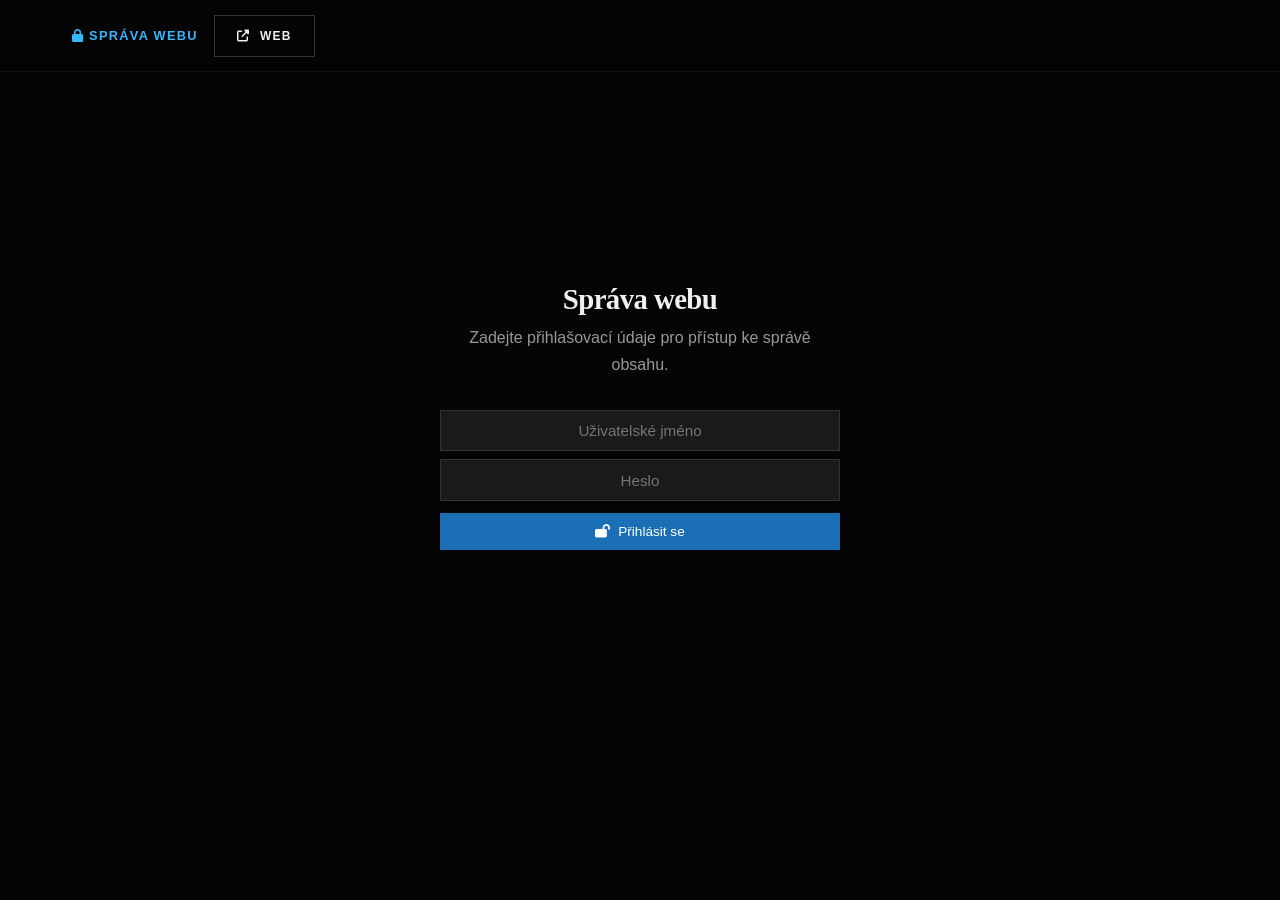
<file: admin.html>
<!DOCTYPE html>
<html lang="cs">
<head>
  <meta charset="UTF-8">
  <meta name="viewport" content="width=device-width, initial-scale=1.0">
  <title>Správa webu — Kudla z Brna</title>
  <meta name="robots" content="noindex, nofollow">
  <link rel="stylesheet" href="https://cdnjs.cloudflare.com/ajax/libs/font-awesome/6.5.1/css/all.min.css">
  <link rel="icon" type="image/png" href="img/favicon.png">
  <link rel="icon" type="image/x-icon" href="favicon.ico">
  <link rel="stylesheet" href="css/style.css?v=2.9">
  <style>
    /* Admin-specific overrides */
    .admin-publish-bar {
      display:flex; align-items:center; justify-content:space-between;
      background:rgba(56,182,255,0.08); border:1px solid rgba(56,182,255,0.25);
      padding:0.75rem 1.25rem; margin-bottom:1.5rem; border-radius:6px;
    }
    .admin-publish-bar span { color:var(--accent-bright); font-size:0.85rem; font-weight:500; }
    .admin-publish-bar .admin-btn { margin-top:0; }
    .admin-publish-bar.published { background:rgba(46,204,113,0.08); border-color:rgba(46,204,113,0.25); }
    .admin-publish-bar.published span { color:#2ecc71; }
    .admin-count { font-size:0.75rem; color:var(--grey); font-weight:400; font-family:var(--font-body); }
    .admin-form-row { display:grid; grid-template-columns:1fr 1fr; gap:1rem; }
    .admin-form-row-3 { display:grid; grid-template-columns:1.5fr 1fr 1fr; gap:1rem; }
    .concert-card {
      background:var(--dark-3); border:1px solid rgba(255,255,255,0.04);
      padding:1rem 1.25rem; margin-bottom:0.5rem; border-radius:8px;
      display:grid; grid-template-columns:60px 1fr auto; gap:1rem; align-items:center;
      transition:all 0.3s var(--ease);
    }
    .concert-card:hover { border-color:rgba(255,255,255,0.1); }
    .concert-card-date {
      text-align:center; background:var(--dark-4); border-radius:6px; padding:0.5rem 0.25rem;
    }
    .concert-card-date .day {
      display:block; font-family:var(--font-display); font-size:1.4rem; font-weight:800;
      color:var(--accent-bright); line-height:1;
    }
    .concert-card-date .month {
      display:block; font-size:0.6rem; font-weight:600; letter-spacing:0.1em;
      text-transform:uppercase; color:var(--grey); margin-top:0.15rem;
    }
    .concert-card-info h4 { font-family:var(--font-body); font-size:0.95rem; font-weight:600; margin-bottom:0.15rem; }
    .concert-card-info .meta { color:var(--grey-light); font-size:0.8rem; display:flex; align-items:center; gap:0.5rem; flex-wrap:wrap; }
    .concert-card-info .meta i { font-size:0.7rem; }
    .concert-type-badge {
      display:inline-block; font-size:0.6rem; font-weight:600; letter-spacing:0.05em;
      text-transform:uppercase; padding:0.15rem 0.5rem; border-radius:3px;
      background:rgba(56,182,255,0.15); color:var(--accent-bright);
    }
    .concert-type-badge.festival { background:rgba(155,89,182,0.15); color:#bb6bd9; }
    .concert-type-badge.akce { background:rgba(46,204,113,0.15); color:#2ecc71; }
    .concert-type-badge.moderovani { background:rgba(241,196,15,0.15); color:#f1c40f; }
    .concert-card-actions { display:flex; gap:0.4rem; }
    .concert-card-actions button {
      background:none; border:1px solid var(--grey-dark); color:var(--grey-light);
      padding:0.35rem 0.6rem; font-size:0.75rem; cursor:pointer; border-radius:4px; transition:all 0.3s;
    }
    .concert-card-actions button:hover { border-color:var(--accent-bright); color:var(--accent-bright); }
    .concert-card-actions button.delete:hover { border-color:#e74c3c; color:#e74c3c; }
    .concert-card.past-card { opacity:0.5; }
    .concert-card.past-card:hover { opacity:0.75; }
    .admin-form select {
      width:100%; padding:0.7rem 1rem; font-family:var(--font-body); font-size:0.95rem;
      background:var(--dark-4); border:1px solid var(--grey-dark); color:var(--white);
      transition:border-color 0.3s; appearance:auto;
    }
    .admin-form select:focus { outline:none; border-color:var(--accent-bright); }
    .admin-token-saved { color:#2ecc71; font-size:0.8rem; margin-top:0.3rem; }
  </style>
</head>
<body>

  <header class="site-header scrolled">
    <div class="header-inner">
      <div style="display:flex;align-items:center;gap:1rem;">
        <span style="color:var(--accent-bright);font-size:0.8rem;font-weight:600;letter-spacing:0.1em;text-transform:uppercase;">
          <i class="fas fa-lock"></i> Správa webu
        </span>
        <a href="index.html" class="btn btn-ghost btn-sm">
          <i class="fas fa-external-link-alt"></i> Web
        </a>
        <button id="logoutBtn" class="btn btn-ghost btn-sm" style="display:none;">
          <i class="fas fa-sign-out-alt"></i> Odhlásit
        </button>
      </div>
    </div>
  </header>

  <main class="admin-page">
    <!-- LOGIN -->
    <div id="loginScreen" class="admin-login">
      <h1>Správa webu</h1>
      <p>Zadejte přihlašovací údaje pro přístup ke správě obsahu.</p>
      <div class="admin-form">
        <label for="adminUsername" class="sr-only">Uživatelské jméno</label>
        <input type="text" id="adminUsername" placeholder="Uživatelské jméno" style="text-align:center;" autocomplete="username">
        <label for="adminPassword" class="sr-only">Heslo</label>
        <input type="password" id="adminPassword" placeholder="Heslo" style="text-align:center;margin-top:0.5rem;" autocomplete="current-password">
        <button id="loginBtn" class="admin-btn" style="width:100%;justify-content:center;margin-top:0.75rem;">
          <i class="fas fa-lock-open"></i> Přihlásit se
        </button>
        <p id="loginError" class="admin-message error" style="display:none;margin-top:1rem;">Nesprávné jméno nebo heslo.</p>
      </div>
    </div>

    <!-- ADMIN PANEL -->
    <div id="adminPanel" class="admin-container" style="display:none;">
      <div id="adminMessage"></div>

      <!-- TABS -->
      <div class="admin-tabs">
        <button class="admin-tab active" data-tab="concerts"><i class="fas fa-calendar-alt"></i> Koncerty</button>
        <button class="admin-tab" data-tab="videos"><i class="fas fa-video"></i> Videa</button>
        <button class="admin-tab" data-tab="gallery"><i class="fas fa-images"></i> Foto</button>
        <button class="admin-tab" data-tab="shop"><i class="fas fa-shopping-bag"></i> Shop</button>
        <button class="admin-tab" data-tab="bio"><i class="fas fa-user"></i> Bio</button>
        <button class="admin-tab" data-tab="export"><i class="fas fa-download"></i> Export</button>
        <button class="admin-tab" data-tab="account"><i class="fas fa-user-cog"></i> Účet</button>
      </div>

      <!-- TAB: CONCERTS -->
      <div id="tab-concerts" class="admin-tab-content">
        <!-- Publish bar -->
        <div id="concertPublishBar" class="admin-publish-bar" style="display:none;">
          <span id="publishBarText"><i class="fas fa-exclamation-circle"></i> Máte neuložené změny</span>
          <button class="admin-btn" id="publishBarBtn" onclick="quickPublish()"><i class="fas fa-upload"></i> Publikovat na web</button>
        </div>

        <div class="admin-section">
          <h2><i class="fas fa-plus-circle"></i> <span id="concertFormTitle">Přidat koncert</span></h2>
          <div class="admin-form" id="concertForm">
            <div class="admin-form-row">
              <div>
                <label>Datum</label>
                <input type="date" id="concertDate">
              </div>
              <div>
                <label>Čas začátku</label>
                <input type="time" id="concertTime" value="20:00">
              </div>
            </div>
            <label>Název akce</label>
            <input type="text" id="concertTitle" placeholder="Např. Kudla sólo — looper session">
            <div class="admin-form-row">
              <div>
                <label>Místo (název podniku)</label>
                <input type="text" id="concertVenue" placeholder="Kabinet Múz">
              </div>
              <div>
                <label>Město</label>
                <input type="text" id="concertCity" placeholder="Brno" value="Brno">
              </div>
            </div>
            <label>Typ akce</label>
            <select id="concertType">
              <option value="koncert">Koncert</option>
              <option value="festival">Festival</option>
              <option value="akce">Akce / Oslava</option>
              <option value="moderovani">Moderování</option>
            </select>
            <label>URL vstupenek (nepovinné)</label>
            <input type="url" id="concertTicket" placeholder="https://goout.net/...">
            <label>Poznámka (nepovinné)</label>
            <input type="text" id="concertNote" placeholder="Např. s hostem, support act...">
            <div style="display:flex;gap:0.75rem;margin-top:0.5rem;">
              <button class="admin-btn" id="concertSubmitBtn" onclick="saveConcert()"><i class="fas fa-plus"></i> Přidat koncert</button>
              <button class="admin-btn secondary" id="concertCancelBtn" onclick="cancelEdit()" style="display:none;"><i class="fas fa-times"></i> Zrušit úpravu</button>
            </div>
            <input type="hidden" id="concertEditId" value="">
          </div>
        </div>
        <div class="admin-section">
          <h2><i class="fas fa-calendar-check"></i> Nadcházející koncerty <span id="upcomingCount" class="admin-count"></span></h2>
          <div id="upcomingList"></div>
        </div>
        <div class="admin-section">
          <h2><i class="fas fa-history"></i> Odehrané koncerty <span id="pastCount" class="admin-count"></span></h2>
          <div id="pastList"></div>
        </div>
      </div>

      <!-- TAB: VIDEOS -->
      <div id="tab-videos" class="admin-tab-content" style="display:none;">
        <div class="admin-section">
          <h2><i class="fas fa-star"></i> Hlavní video</h2>
          <div class="admin-form">
            <label>YouTube ID</label>
            <input type="text" id="featuredVideoId" placeholder="dQw4w9WgXcQ">
            <p style="color:var(--grey);font-size:0.8rem;margin-top:0.3rem;">Z URL https://youtube.com/watch?v=<strong>dQw4w9WgXcQ</strong> zkopírujte jen zvýrazněnou část.</p>
            <label>Název</label>
            <input type="text" id="featuredVideoTitle" placeholder="Název videa...">
            <label>Popis</label>
            <input type="text" id="featuredVideoDesc" placeholder="Koncertní záznam...">
            <button class="admin-btn" onclick="saveFeaturedVideo()"><i class="fas fa-save"></i> Uložit hlavní video</button>
          </div>
        </div>
        <div class="admin-section">
          <h2><i class="fas fa-plus-circle"></i> Přidat video</h2>
          <div class="admin-form">
            <label>YouTube ID</label>
            <input type="text" id="newVideoId" placeholder="dQw4w9WgXcQ">
            <label>Název</label>
            <input type="text" id="newVideoTitle" placeholder="Název videa...">
            <label>Popis</label>
            <input type="text" id="newVideoDesc" placeholder="Videoklip / Koncertní záznam...">
            <button class="admin-btn" onclick="addVideo()"><i class="fas fa-plus"></i> Přidat video</button>
          </div>
        </div>
        <div class="admin-section">
          <h2><i class="fas fa-list"></i> Videa v galerii</h2>
          <div id="videosList"></div>
        </div>
      </div>

      <!-- TAB: GALLERY -->
      <div id="tab-gallery" class="admin-tab-content" style="display:none;">
        <div class="admin-section">
          <h2><i class="fas fa-images"></i> Fotogalerie</h2>
          <div class="admin-message" style="background:rgba(56,182,255,0.08);border:1px solid rgba(56,182,255,0.2);color:var(--grey-lighter);">
            <strong><i class="fas fa-info-circle"></i> Jak přidat fotky:</strong><br>
            1. Pojmenujte fotky jednoduše (např. koncert-brno-2026.jpg)<br>
            2. Nahrajte je do složky <code>img/gallery/</code> v GitHub repozitáři<br>
            3. Přidejte záznam níže s cestou k fotce
          </div>
          <div class="admin-form">
            <label>Cesta k fotce</label>
            <input type="text" id="photoSrc" placeholder="img/gallery/koncert-brno.jpg">
            <label>Popis fotky</label>
            <input type="text" id="photoAlt" placeholder="Koncert v Brně 2026">
            <button class="admin-btn" onclick="addPhoto()"><i class="fas fa-plus"></i> Přidat fotku</button>
          </div>
          <div id="photosList" class="preview-grid" style="margin-top:1.5rem;"></div>
        </div>
      </div>

      <!-- TAB: SHOP -->
      <div id="tab-shop" class="admin-tab-content" style="display:none;">
        <div class="admin-section">
          <h2><i class="fas fa-plus-circle"></i> Přidat album</h2>
          <div class="admin-form">
            <label>Název alba</label>
            <input type="text" id="albumTitle" placeholder="Název alba...">
            <label>Cena (Kč)</label>
            <input type="number" id="albumPrice" value="200">
            <label>Poštovné (Kč)</label>
            <input type="number" id="albumShipping" value="40">
            <label>Obrázek obálky</label>
            <input type="text" id="albumImage" placeholder="img/album-nazev.jpg">
            <label>E-mail pro objednávky</label>
            <input type="email" id="albumEmail" value="m.kudlicka@seznam.cz">
            <label>Popis</label>
            <input type="text" id="albumDesc" placeholder="Debutové album...">
            <button class="admin-btn" onclick="addAlbum()"><i class="fas fa-plus"></i> Přidat album</button>
          </div>
        </div>
        <div class="admin-section">
          <h2><i class="fas fa-compact-disc"></i> Alba v shopu</h2>
          <div id="albumsList"></div>
        </div>
        <div class="admin-section">
          <h2><i class="fas fa-truck"></i> Informace o dopravě</h2>
          <div class="admin-form">
            <textarea id="shippingNote" rows="3"></textarea>
            <button class="admin-btn" onclick="saveShippingNote()"><i class="fas fa-save"></i> Uložit</button>
          </div>
        </div>
      </div>

      <!-- TAB: BIO -->
      <div id="tab-bio" class="admin-tab-content" style="display:none;">
        <div class="admin-section">
          <h2><i class="fas fa-user"></i> Biografie</h2>
          <div class="admin-form">
            <label>Nadpis (headline)</label>
            <input type="text" id="bioHeadline">
            <label>Krátký popis (na úvodní stránce)</label>
            <textarea id="bioShort" rows="4"></textarea>
            <label>Rozšířený popis</label>
            <textarea id="bioLong" rows="4"></textarea>
            <label>Tagy (oddělené čárkou)</label>
            <input type="text" id="bioTags" placeholder="Písničkář, Textař, Looper...">
            <button class="admin-btn" onclick="saveBio()"><i class="fas fa-save"></i> Uložit biografii</button>
          </div>
        </div>
        <div class="admin-section">
          <h2><i class="fas fa-file-alt"></i> Sekce biografie (stránka Biografie)</h2>
          <div class="admin-message" style="background:rgba(56,182,255,0.08);border:1px solid rgba(56,182,255,0.2);color:var(--grey-lighter);">
            <strong><i class="fas fa-info-circle"></i> Tip:</strong> Každá sekce = jeden odstavec na stránce Biografie. Můžete použít &lt;strong&gt;tučný text&lt;/strong&gt; a &lt;a href="..."&gt;odkaz&lt;/a&gt;.
          </div>
          <div id="bioSectionsList"></div>
          <div class="admin-form" style="margin-top:1rem;">
            <label>Nadpis sekce (nepovinné)</label>
            <input type="text" id="newSectionHeading" placeholder="Např. Diskografie">
            <label>Text sekce</label>
            <textarea id="newSectionText" rows="4" placeholder="Text odstavce..."></textarea>
            <button class="admin-btn" onclick="addBioSection()"><i class="fas fa-plus"></i> Přidat sekci</button>
          </div>
        </div>
        <div class="admin-section">
          <h2><i class="fas fa-address-card"></i> Kontaktní údaje</h2>
          <div class="admin-form">
            <label>Telefon</label>
            <input type="text" id="contactPhone" placeholder="608 367 837">
            <label>Email</label>
            <input type="email" id="contactEmail" placeholder="m.kudlicka@seznam.cz">
            <label>Město</label>
            <input type="text" id="contactCity" placeholder="Brno, Česká republika">
            <button class="admin-btn" onclick="saveContact()"><i class="fas fa-save"></i> Uložit kontakt</button>
          </div>
        </div>
        <div class="admin-section">
          <h2><i class="fas fa-share-alt"></i> Sociální sítě</h2>
          <div class="admin-form">
            <label><i class="fab fa-facebook-f"></i> Facebook URL</label>
            <input type="url" id="socialFacebook" placeholder="https://facebook.com/...">
            <label><i class="fab fa-youtube"></i> YouTube URL</label>
            <input type="url" id="socialYoutube" placeholder="https://youtube.com/@...">
            <label><i class="fas fa-music"></i> Bandzone URL</label>
            <input type="url" id="socialBandzone" placeholder="https://bandzone.cz/...">
            <label><i class="fab fa-spotify"></i> Spotify URL</label>
            <input type="url" id="socialSpotify" placeholder="https://open.spotify.com/artist/...">
            <button class="admin-btn" onclick="saveSocial()"><i class="fas fa-save"></i> Uložit soc. sítě</button>
          </div>
        </div>
      </div>

      <!-- TAB: EXPORT -->
      <div id="tab-export" class="admin-tab-content" style="display:none;">
        <div class="admin-section">
          <h2><i class="fas fa-download"></i> Stažení dat</h2>
          <p style="color:var(--grey-light);margin-bottom:1.5rem;">
            Stáhněte aktuální datové soubory a nahrajte je na GitHub do složky <code>data/</code> pro aktualizaci webu.
          </p>
          <div style="display:grid;grid-template-columns:1fr 1fr;gap:0.75rem;">
            <button class="admin-btn secondary" onclick="downloadJSON('concerts')"><i class="fas fa-calendar-alt"></i> concerts.json</button>
            <button class="admin-btn secondary" onclick="downloadJSON('videos')"><i class="fas fa-video"></i> videos.json</button>
            <button class="admin-btn secondary" onclick="downloadJSON('gallery')"><i class="fas fa-images"></i> gallery.json</button>
            <button class="admin-btn secondary" onclick="downloadJSON('shop')"><i class="fas fa-shopping-bag"></i> shop.json</button>
            <button class="admin-btn secondary" onclick="downloadJSON('bio')"><i class="fas fa-user"></i> bio.json</button>
            <button class="admin-btn" onclick="downloadAllJSON()" style="grid-column:1/-1;justify-content:center;"><i class="fas fa-file-archive"></i> Stáhnout vše</button>
          </div>
        </div>
        <div class="admin-section">
          <h2><i class="fab fa-github"></i> GitHub nastavení</h2>
          <p style="color:var(--grey-light);margin-bottom:1rem;">
            Zadejte GitHub Personal Access Token. Token se zapamatuje v prohlížeči, nemusíte ho zadávat pokaždé. Token vytvoříte na
            <a href="https://github.com/settings/tokens" target="_blank" rel="noopener noreferrer" style="color:var(--accent-bright);">github.com/settings/tokens</a>
            s oprávněním <code>repo</code>.
          </p>
          <div class="admin-form">
            <label>GitHub Token</label>
            <input type="password" id="githubToken" placeholder="ghp_...">
            <p id="tokenStatus" class="admin-token-saved" style="display:none;"><i class="fas fa-check-circle"></i> Token je uložen</p>
            <label>Repozitář</label>
            <input type="text" id="githubRepo" value="OKIUDLLA/Kudla-z-Brna">
            <label>Cesta k datové složce</label>
            <input type="text" id="githubPath" value="kudlazbrna-web/data">
            <div style="display:flex;gap:0.75rem;margin-top:0.5rem;">
              <button class="admin-btn" onclick="saveGitHubSettings()"><i class="fas fa-save"></i> Uložit nastavení</button>
              <button class="admin-btn" onclick="pushToGitHub()"><i class="fas fa-upload"></i> Nahrát vše na GitHub</button>
            </div>
          </div>
        </div>
        <div class="admin-section">
          <h2><i class="fas fa-question-circle"></i> Návod</h2>
          <div style="color:var(--grey-light);line-height:1.8;">
            <p><strong style="color:var(--white);">Jak to funguje?</strong></p>
            <p>1. Upravte obsah v záložkách výše (koncerty, videa, fotky, shop, bio)</p>
            <p>2. Změny se ukládají do prohlížeče (zůstanou i po zavření)</p>
            <p>3. Klikněte na <strong style="color:var(--accent-bright);">Publikovat na web</strong> (modrý pruh nahoře) nebo použijte záložku Export</p>
            <p>4. Po nahrání na GitHub se web automaticky aktualizuje (obvykle do 1-2 minut)</p>
          </div>
        </div>
      </div>

      <!-- TAB: ACCOUNT -->
      <div id="tab-account" class="admin-tab-content" style="display:none;">
        <div class="admin-section">
          <h2><i class="fas fa-user-shield"></i> Změna přihlašovacích údajů</h2>
          <div class="admin-form">
            <label>Nové uživatelské jméno</label>
            <input type="text" id="newUsername" placeholder="Zadejte nové jméno..." autocomplete="off">
            <label>Nové heslo</label>
            <input type="password" id="newPassword" placeholder="Zadejte nové heslo..." autocomplete="new-password">
            <label>Potvrzení hesla</label>
            <input type="password" id="confirmPassword" placeholder="Zopakujte nové heslo..." autocomplete="new-password">
            <button class="admin-btn" onclick="changeCredentials()"><i class="fas fa-save"></i> Uložit nové údaje</button>
            <p style="color:var(--grey);font-size:0.8rem;margin-top:0.75rem;">
              <i class="fas fa-info-circle"></i> Po změně údajů je potřeba <strong>Publikovat na web</strong>, aby se nové údaje projevily.
              Heslo je uloženo bezpečně jako SHA-256 hash — nikde se neukládá v čitelné podobě.
            </p>
          </div>
        </div>
      </div>

    </div>
  </main>

  <script>
  // ============================================
  // ADMIN PANEL — Kudla z Brna v2
  // ============================================

  // Data storage
  let concertsData = { upcoming: [], past: [] };
  let videosData = { featured: { youtubeId: '', title: '', description: '' }, videos: [] };
  let galleryData = { photos: [] };
  let shopData = { albums: [], shippingNote: '' };
  let bioData = { headline: '', shortBio: '', longBio: '', tags: [], sections: [] };
  let siteData = {};
  let hasUnsavedChanges = false;

  const MONTHS_CS = ['Led','Úno','Bře','Dub','Kvě','Čvn','Čvc','Srp','Zář','Říj','Lis','Pro'];
  const TYPE_ICONS = { koncert:'fa-guitar', festival:'fa-music', akce:'fa-glass-cheers', moderovani:'fa-microphone' };
  const TYPE_LABELS = { koncert:'Koncert', festival:'Festival', akce:'Akce', moderovani:'Moderování' };

  // ---- SHA-256 HASH UTIL ----
  async function sha256(text) {
    const encoder = new TextEncoder();
    const data = encoder.encode(text);
    const hashBuffer = await crypto.subtle.digest('SHA-256', data);
    const hashArray = Array.from(new Uint8Array(hashBuffer));
    return hashArray.map(b => b.toString(16).padStart(2, '0')).join('');
  }

  // ---- AUTH ----
  async function checkAuth() {
    const stored = sessionStorage.getItem('kudla_admin');
    if (stored === 'true') { showAdmin(); return; }
    document.getElementById('loginScreen').style.display = 'block';
  }

  document.getElementById('loginBtn').addEventListener('click', async () => {
    const user = document.getElementById('adminUsername').value.trim();
    const pwd = document.getElementById('adminPassword').value;
    if (!user || !pwd) { document.getElementById('loginError').style.display = 'block'; return; }

    try {
      const res = await fetch('data/site.json');
      siteData = await res.json();

      const inputHash = await sha256(user + ':' + pwd);

      if (siteData.adminHash && inputHash === siteData.adminHash) {
        sessionStorage.setItem('kudla_admin', 'true');
        showAdmin();
      } else if (!siteData.adminHash && siteData.adminPassword && pwd === siteData.adminPassword) {
        // Backwards compatibility: old plaintext password (any username)
        sessionStorage.setItem('kudla_admin', 'true');
        showAdmin();
      } else {
        document.getElementById('loginError').style.display = 'block';
      }
    } catch(e) {
      // site.json unavailable — cannot authenticate
      document.getElementById('loginError').style.display = 'block';
    }
  });

  document.getElementById('adminPassword').addEventListener('keydown', e => {
    if (e.key === 'Enter') document.getElementById('loginBtn').click();
  });
  document.getElementById('adminUsername').addEventListener('keydown', e => {
    if (e.key === 'Enter') document.getElementById('adminPassword').focus();
  });

  document.getElementById('logoutBtn').addEventListener('click', () => {
    sessionStorage.removeItem('kudla_admin');
    location.reload();
  });

  // ---- CHANGE CREDENTIALS ----
  async function changeCredentials() {
    const newUser = document.getElementById('newUsername').value.trim();
    const newPwd = document.getElementById('newPassword').value;
    const confirmPwd = document.getElementById('confirmPassword').value;

    if (!newUser || !newPwd) { showMessage('Vyplňte jméno i heslo.', 'error'); return; }
    if (newPwd.length < 6) { showMessage('Heslo musí mít alespoň 6 znaků.', 'error'); return; }
    if (newPwd !== confirmPwd) { showMessage('Hesla se neshodují.', 'error'); return; }

    const newHash = await sha256(newUser + ':' + newPwd);
    siteData.adminUser = newUser;
    siteData.adminHash = newHash;
    delete siteData.adminPassword; // Remove old plaintext password if present

    saveLocal('site', siteData);
    showMessage('<i class="fas fa-check-circle"></i> Přihlašovací údaje změněny. Nezapomeňte <strong>Publikovat na web</strong>.', 'success');

    // Clear form
    ['newUsername','newPassword','confirmPassword'].forEach(id => document.getElementById(id).value = '');
  }

  function showAdmin() {
    document.getElementById('loginScreen').style.display = 'none';
    document.getElementById('adminPanel').style.display = 'block';
    document.getElementById('logoutBtn').style.display = 'inline-flex';
    loadGitHubSettings();
    loadAllData();
  }

  // ---- TABS ----
  document.querySelectorAll('.admin-tab').forEach(tab => {
    tab.addEventListener('click', () => {
      document.querySelectorAll('.admin-tab').forEach(t => t.classList.remove('active'));
      document.querySelectorAll('.admin-tab-content').forEach(c => c.style.display = 'none');
      tab.classList.add('active');
      document.getElementById('tab-' + tab.dataset.tab).style.display = 'block';
    });
  });

  // ---- DATA LOADING ----
  async function loadAllData() {
    try {
      const [concerts, videos, gallery, shop, bio, site] = await Promise.all([
        fetch('data/concerts.json').then(r => r.json()).catch(() => ({ upcoming: [], past: [] })),
        fetch('data/videos.json').then(r => r.json()).catch(() => ({ featured: {youtubeId:'',title:'',description:''}, videos: [] })),
        fetch('data/gallery.json').then(r => r.json()).catch(() => ({ photos: [] })),
        fetch('data/shop.json').then(r => r.json()).catch(() => ({ albums: [], shippingNote: '' })),
        fetch('data/bio.json').then(r => r.json()).catch(() => ({ headline:'', shortBio:'', longBio:'', tags:[], sections:[] })),
        fetch('data/site.json').then(r => r.json()).catch(() => ({}))
      ]);

      concertsData = JSON.parse(localStorage.getItem('kudla_concerts')) || concerts;
      videosData = JSON.parse(localStorage.getItem('kudla_videos')) || videos;
      galleryData = JSON.parse(localStorage.getItem('kudla_gallery')) || gallery;
      shopData = JSON.parse(localStorage.getItem('kudla_shop')) || shop;
      bioData = JSON.parse(localStorage.getItem('kudla_bio')) || bio;
      siteData = JSON.parse(localStorage.getItem('kudla_site')) || site;

      // Migrate old format concerts (venue with city combined)
      migrateConcerts();
      // Auto-move past concerts
      autoMovePastConcerts();

      hasUnsavedChanges = !!localStorage.getItem('kudla_concerts');
      updatePublishBar();
      renderAll();
    } catch(e) {
      showMessage('Chyba při načítání dat: ' + e.message, 'error');
    }
  }

  function migrateConcerts() {
    // Migrate old format: if concert has no city field, try to split venue
    const migrate = (list) => list.map(c => {
      if (!c.city && c.venue && c.venue.includes(',')) {
        const parts = c.venue.split(',');
        c.venue = parts[0].trim();
        c.city = parts.slice(1).join(',').trim();
      }
      if (!c.city) c.city = '';
      if (!c.time) c.time = '20:00';
      if (!c.type) c.type = 'koncert';
      if (!c.id) c.id = c.date + '-' + (c.venue || '').toLowerCase().replace(/[^a-z0-9]/g, '-').substring(0, 20);
      return c;
    });
    concertsData.upcoming = migrate(concertsData.upcoming);
    concertsData.past = migrate(concertsData.past);
  }

  function autoMovePastConcerts() {
    const now = new Date();
    const toMove = concertsData.upcoming.filter(c => new Date(c.date) < now);
    if (toMove.length > 0) {
      concertsData.upcoming = concertsData.upcoming.filter(c => new Date(c.date) >= now);
      concertsData.past = [...toMove, ...concertsData.past];
      concertsData.past.sort((a,b) => new Date(b.date) - new Date(a.date));
      saveLocal('concerts', concertsData, true); // silent save
    }
  }

  function saveLocal(key, data, silent) {
    localStorage.setItem('kudla_' + key, JSON.stringify(data));
    hasUnsavedChanges = true;
    updatePublishBar();
    if (!silent) showMessage('Uloženo. Klikněte na <strong>Publikovat na web</strong> pro zveřejnění.', 'success');
  }

  function showMessage(text, type) {
    const el = document.getElementById('adminMessage');
    el.innerHTML = `<div class="admin-message ${type}">${text}</div>`;
    setTimeout(() => el.innerHTML = '', 5000);
  }

  function updatePublishBar() {
    const bar = document.getElementById('concertPublishBar');
    const text = document.getElementById('publishBarText');
    const btn = document.getElementById('publishBarBtn');
    if (hasUnsavedChanges) {
      bar.style.display = 'flex';
      bar.className = 'admin-publish-bar';
      text.innerHTML = '<i class="fas fa-exclamation-circle"></i> Máte neuložené změny';
      btn.style.display = '';
    } else {
      bar.style.display = 'none';
    }
  }

  // ---- RENDER ----
  function renderAll() {
    renderConcerts();
    renderVideos();
    renderGallery();
    renderShop();
    renderBio();
    renderBioSections();
    renderContact();
  }

  function esc(str) {
    const d = document.createElement('div');
    d.textContent = str || '';
    return d.innerHTML;
  }

  function renderConcertCard(c, index, type) {
    const d = new Date(c.date);
    const day = d.getDate();
    const month = MONTHS_CS[d.getMonth()];
    const typeClass = c.type || 'koncert';
    const isPast = type === 'past';

    return `
      <div class="concert-card ${isPast ? 'past-card' : ''}">
        <div class="concert-card-date">
          <span class="day">${day}</span>
          <span class="month">${month} ${d.getFullYear()}</span>
        </div>
        <div class="concert-card-info">
          <h3 class="admin-item-title">${esc(c.title)}</h3>
          <div class="meta">
            <span class="concert-type-badge ${typeClass}">${TYPE_LABELS[typeClass] || 'Koncert'}</span>
            <span><i class="fas fa-clock"></i> ${c.time || '20:00'}</span>
            <span><i class="fas fa-map-marker-alt"></i> ${esc(c.venue)}${c.city ? ', ' + esc(c.city) : ''}</span>
            ${c.ticketUrl ? '<span><i class="fas fa-ticket-alt"></i> Vstupenky</span>' : ''}
            ${c.note ? '<span><i class="fas fa-comment"></i> ' + esc(c.note) + '</span>' : ''}
          </div>
        </div>
        <div class="concert-card-actions">
          <button onclick="editConcert('${type}',${index})" title="Upravit"><i class="fas fa-pen"></i></button>
          <button class="delete" onclick="removeConcert('${type}',${index})" title="Smazat"><i class="fas fa-trash"></i></button>
        </div>
      </div>`;
  }

  function renderConcerts() {
    const upEl = document.getElementById('upcomingList');
    const pastEl = document.getElementById('pastList');
    const upCount = document.getElementById('upcomingCount');
    const pastCount = document.getElementById('pastCount');

    upCount.textContent = concertsData.upcoming.length ? `(${concertsData.upcoming.length})` : '';
    pastCount.textContent = concertsData.past.length ? `(${concertsData.past.length})` : '';

    upEl.innerHTML = concertsData.upcoming.length
      ? concertsData.upcoming.map((c, i) => renderConcertCard(c, i, 'upcoming')).join('')
      : '<p style="color:var(--grey);padding:1rem;text-align:center;">Žádné nadcházející koncerty. Přidejte nový výše.</p>';

    pastEl.innerHTML = concertsData.past.length
      ? concertsData.past.map((c, i) => renderConcertCard(c, i, 'past')).join('')
      : '<p style="color:var(--grey);padding:1rem;">Žádné odehrané koncerty.</p>';
  }

  // ---- CONCERT CRUD ----
  function saveConcert() {
    const date = document.getElementById('concertDate').value;
    const title = document.getElementById('concertTitle').value;
    const venue = document.getElementById('concertVenue').value;
    if (!date || !title || !venue) { showMessage('Vyplňte datum, název a místo.', 'error'); return; }

    const concert = {
      id: date + '-' + venue.toLowerCase().replace(/[^a-z0-9]/g, '-').substring(0, 20),
      date,
      time: document.getElementById('concertTime').value || '20:00',
      title,
      venue,
      city: document.getElementById('concertCity').value || '',
      type: document.getElementById('concertType').value || 'koncert',
      ticketUrl: document.getElementById('concertTicket').value,
      note: document.getElementById('concertNote').value
    };

    const editId = document.getElementById('concertEditId').value;

    if (editId) {
      // Edit mode: find and replace
      let found = false;
      ['upcoming','past'].forEach(type => {
        const idx = concertsData[type].findIndex(c => c.id === editId);
        if (idx !== -1) {
          concertsData[type].splice(idx, 1);
          found = true;
        }
      });
      cancelEdit();
    }

    // Insert into correct list
    if (new Date(date) >= new Date()) {
      concertsData.upcoming.push(concert);
      concertsData.upcoming.sort((a,b) => new Date(a.date) - new Date(b.date));
    } else {
      concertsData.past.push(concert);
      concertsData.past.sort((a,b) => new Date(b.date) - new Date(a.date));
    }

    saveLocal('concerts', concertsData);
    renderConcerts();
    clearConcertForm();
  }

  function editConcert(type, index) {
    const c = concertsData[type][index];
    if (!c) return;

    document.getElementById('concertDate').value = c.date;
    document.getElementById('concertTime').value = c.time || '20:00';
    document.getElementById('concertTitle').value = c.title;
    document.getElementById('concertVenue').value = c.venue;
    document.getElementById('concertCity').value = c.city || '';
    document.getElementById('concertType').value = c.type || 'koncert';
    document.getElementById('concertTicket').value = c.ticketUrl || '';
    document.getElementById('concertNote').value = c.note || '';
    document.getElementById('concertEditId').value = c.id;

    document.getElementById('concertFormTitle').textContent = 'Upravit koncert';
    document.getElementById('concertSubmitBtn').innerHTML = '<i class="fas fa-save"></i> Uložit změny';
    document.getElementById('concertCancelBtn').style.display = '';

    // Scroll to form
    document.getElementById('concertForm').scrollIntoView({ behavior: 'smooth', block: 'start' });
  }

  function cancelEdit() {
    document.getElementById('concertEditId').value = '';
    document.getElementById('concertFormTitle').textContent = 'Přidat koncert';
    document.getElementById('concertSubmitBtn').innerHTML = '<i class="fas fa-plus"></i> Přidat koncert';
    document.getElementById('concertCancelBtn').style.display = 'none';
    clearConcertForm();
  }

  function clearConcertForm() {
    ['concertDate','concertTitle','concertVenue','concertTicket','concertNote'].forEach(id => document.getElementById(id).value = '');
    document.getElementById('concertTime').value = '20:00';
    document.getElementById('concertCity').value = 'Brno';
    document.getElementById('concertType').value = 'koncert';
  }

  function removeConcert(type, index) {
    if (!confirm('Opravdu smazat tento koncert?')) return;
    concertsData[type].splice(index, 1);
    saveLocal('concerts', concertsData);
    renderConcerts();
  }

  // ---- GITHUB SETTINGS (saved in localStorage) ----
  function loadGitHubSettings() {
    const saved = JSON.parse(localStorage.getItem('kudla_github') || '{}');
    if (saved.token) {
      document.getElementById('githubToken').value = saved.token;
      document.getElementById('tokenStatus').style.display = 'block';
    }
    if (saved.repo) document.getElementById('githubRepo').value = saved.repo;
    if (saved.path) document.getElementById('githubPath').value = saved.path;
  }

  function saveGitHubSettings() {
    const token = document.getElementById('githubToken').value;
    const repo = document.getElementById('githubRepo').value;
    const path = document.getElementById('githubPath').value;
    localStorage.setItem('kudla_github', JSON.stringify({ token, repo, path }));
    document.getElementById('tokenStatus').style.display = token ? 'block' : 'none';
    showMessage('GitHub nastavení uloženo.', 'success');
  }

  function getGitHubConfig() {
    const saved = JSON.parse(localStorage.getItem('kudla_github') || '{}');
    return {
      token: document.getElementById('githubToken').value || saved.token || '',
      repo: document.getElementById('githubRepo').value || saved.repo || 'OKIUDLLA/Kudla-z-Brna',
      path: document.getElementById('githubPath').value || saved.path || 'kudlazbrna-web/data'
    };
  }

  // ---- QUICK PUBLISH (from concert tab) ----
  async function quickPublish() {
    const config = getGitHubConfig();
    if (!config.token) {
      showMessage('Nejdříve nastavte GitHub token v záložce <strong>Export</strong>.', 'error');
      return;
    }
    await pushToGitHub();
  }

  // ---- OTHER CONTENT ACTIONS ----
  function saveFeaturedVideo() {
    videosData.featured = {
      youtubeId: document.getElementById('featuredVideoId').value,
      title: document.getElementById('featuredVideoTitle').value,
      description: document.getElementById('featuredVideoDesc').value
    };
    saveLocal('videos', videosData);
  }

  function addVideo() {
    const id = document.getElementById('newVideoId').value;
    const title = document.getElementById('newVideoTitle').value;
    if (!title) { showMessage('Zadejte název videa.', 'error'); return; }
    videosData.videos.push({ youtubeId: id, title, description: document.getElementById('newVideoDesc').value });
    saveLocal('videos', videosData);
    renderVideos();
    ['newVideoId','newVideoTitle','newVideoDesc'].forEach(id => document.getElementById(id).value = '');
  }

  function removeVideo(index) {
    if (!confirm('Opravdu smazat toto video?')) return;
    videosData.videos.splice(index, 1);
    saveLocal('videos', videosData);
    renderVideos();
  }

  function addPhoto() {
    const src = document.getElementById('photoSrc').value;
    const alt = document.getElementById('photoAlt').value;
    if (!src) { showMessage('Zadejte cestu k fotce.', 'error'); return; }
    galleryData.photos.push({ src, alt: alt || 'Fotka' });
    saveLocal('gallery', galleryData);
    renderGallery();
    document.getElementById('photoSrc').value = '';
    document.getElementById('photoAlt').value = '';
  }

  function removePhoto(index) {
    if (!confirm('Odebrat tuto fotku z galerie?')) return;
    galleryData.photos.splice(index, 1);
    saveLocal('gallery', galleryData);
    renderGallery();
  }

  function addAlbum() {
    const title = document.getElementById('albumTitle').value;
    if (!title) { showMessage('Zadejte název alba.', 'error'); return; }
    shopData.albums.push({
      title,
      price: parseInt(document.getElementById('albumPrice').value) || 200,
      shipping: parseInt(document.getElementById('albumShipping').value) || 40,
      image: document.getElementById('albumImage').value,
      orderEmail: document.getElementById('albumEmail').value || 'm.kudlicka@seznam.cz',
      description: document.getElementById('albumDesc').value
    });
    saveLocal('shop', shopData);
    renderShop();
    ['albumTitle','albumImage','albumDesc'].forEach(id => document.getElementById(id).value = '');
  }

  function removeAlbum(index) {
    if (!confirm('Opravdu odebrat toto album?')) return;
    shopData.albums.splice(index, 1);
    saveLocal('shop', shopData);
    renderShop();
  }

  function saveShippingNote() {
    shopData.shippingNote = document.getElementById('shippingNote').value;
    saveLocal('shop', shopData);
  }

  function saveBio() {
    bioData.headline = document.getElementById('bioHeadline').value;
    bioData.shortBio = document.getElementById('bioShort').value;
    bioData.longBio = document.getElementById('bioLong').value;
    bioData.tags = document.getElementById('bioTags').value.split(',').map(t => t.trim()).filter(Boolean);
    saveLocal('bio', bioData);
  }

  // ---- BIO SECTIONS ----
  function renderBioSections() {
    const el = document.getElementById('bioSectionsList');
    if (!el) return;
    const sections = bioData.sections || [];
    el.innerHTML = sections.length ? sections.map((s, i) => `
      <div class="admin-item" style="display:block;padding:0.75rem;margin-bottom:0.5rem;">
        <div style="display:flex;justify-content:space-between;align-items:flex-start;">
          <div style="flex:1;">
            ${s.heading ? `<h4 style="margin:0 0 0.3rem;font-size:0.9rem;color:var(--accent-bright);">${esc(s.heading)}</h4>` : ''}
            <p style="margin:0;font-size:0.85rem;color:var(--grey-lighter);line-height:1.5;">${esc(s.text).substring(0, 150)}${s.text.length > 150 ? '...' : ''}</p>
          </div>
          <div style="display:flex;gap:0.3rem;margin-left:0.5rem;">
            ${i > 0 ? `<button onclick="moveBioSection(${i},-1)" style="background:none;border:1px solid var(--grey-dark);color:var(--grey);padding:0.2rem 0.4rem;cursor:pointer;font-size:0.7rem;border-radius:3px;" title="Nahoru"><i class="fas fa-arrow-up"></i></button>` : ''}
            ${i < sections.length - 1 ? `<button onclick="moveBioSection(${i},1)" style="background:none;border:1px solid var(--grey-dark);color:var(--grey);padding:0.2rem 0.4rem;cursor:pointer;font-size:0.7rem;border-radius:3px;" title="Dolů"><i class="fas fa-arrow-down"></i></button>` : ''}
            <button onclick="editBioSection(${i})" style="background:none;border:1px solid var(--grey-dark);color:var(--grey-light);padding:0.2rem 0.4rem;cursor:pointer;font-size:0.7rem;border-radius:3px;" title="Upravit"><i class="fas fa-pen"></i></button>
            <button onclick="removeBioSection(${i})" style="background:none;border:1px solid var(--grey-dark);color:var(--grey);padding:0.2rem 0.4rem;cursor:pointer;font-size:0.7rem;border-radius:3px;" class="delete" title="Smazat"><i class="fas fa-trash"></i></button>
          </div>
        </div>
      </div>`).join('') : '<p style="color:var(--grey);padding:0.5rem;">Žádné sekce biografie.</p>';
  }

  function addBioSection() {
    const text = document.getElementById('newSectionText').value.trim();
    if (!text) { showMessage('Zadejte text sekce.', 'error'); return; }
    if (!bioData.sections) bioData.sections = [];
    bioData.sections.push({
      heading: document.getElementById('newSectionHeading').value.trim() || undefined,
      text: text
    });
    // Clean undefined heading
    const last = bioData.sections[bioData.sections.length - 1];
    if (!last.heading) delete last.heading;
    saveLocal('bio', bioData);
    renderBioSections();
    document.getElementById('newSectionHeading').value = '';
    document.getElementById('newSectionText').value = '';
  }

  function editBioSection(index) {
    const s = bioData.sections[index];
    if (!s) return;
    document.getElementById('newSectionHeading').value = s.heading || '';
    document.getElementById('newSectionText').value = s.text || '';
    // Remove old, will re-add on save
    bioData.sections.splice(index, 1);
    saveLocal('bio', bioData, true);
    renderBioSections();
    document.getElementById('newSectionText').scrollIntoView({ behavior: 'smooth' });
  }

  function removeBioSection(index) {
    if (!confirm('Opravdu smazat tuto sekci?')) return;
    bioData.sections.splice(index, 1);
    saveLocal('bio', bioData);
    renderBioSections();
  }

  function moveBioSection(index, direction) {
    const newIndex = index + direction;
    if (newIndex < 0 || newIndex >= bioData.sections.length) return;
    const temp = bioData.sections[index];
    bioData.sections[index] = bioData.sections[newIndex];
    bioData.sections[newIndex] = temp;
    saveLocal('bio', bioData, true);
    renderBioSections();
  }

  // ---- CONTACT & SOCIAL ----
  function saveContact() {
    if (!siteData.contact) siteData.contact = {};
    siteData.contact.phone = document.getElementById('contactPhone').value.trim();
    siteData.contact.email = document.getElementById('contactEmail').value.trim();
    siteData.contact.city = document.getElementById('contactCity').value.trim();
    saveLocal('site', siteData);
  }

  function saveSocial() {
    if (!siteData.social) siteData.social = {};
    siteData.social.facebook = document.getElementById('socialFacebook').value.trim();
    siteData.social.youtube = document.getElementById('socialYoutube').value.trim();
    siteData.social.bandzone = document.getElementById('socialBandzone').value.trim();
    siteData.social.spotify = document.getElementById('socialSpotify').value.trim();
    saveLocal('site', siteData);
  }

  function renderContact() {
    if (siteData.contact) {
      document.getElementById('contactPhone').value = siteData.contact.phone || '';
      document.getElementById('contactEmail').value = siteData.contact.email || '';
      document.getElementById('contactCity').value = siteData.contact.city || '';
    }
    if (siteData.social) {
      document.getElementById('socialFacebook').value = siteData.social.facebook || '';
      document.getElementById('socialYoutube').value = siteData.social.youtube || '';
      document.getElementById('socialBandzone').value = siteData.social.bandzone || '';
      document.getElementById('socialSpotify').value = siteData.social.spotify || '';
    }
  }

  // ---- RENDER OTHER SECTIONS (unchanged) ----
  function renderVideos() {
    if (videosData.featured) {
      document.getElementById('featuredVideoId').value = videosData.featured.youtubeId || '';
      document.getElementById('featuredVideoTitle').value = videosData.featured.title || '';
      document.getElementById('featuredVideoDesc').value = videosData.featured.description || '';
    }
    const listEl = document.getElementById('videosList');
    listEl.innerHTML = videosData.videos.length ? videosData.videos.map((v, i) => `
      <div class="admin-item">
        <div><h3 class="admin-item-title">${esc(v.title)}</h3><span class="item-meta">ID: ${v.youtubeId || '(prázdné)'} · ${esc(v.description)}</span></div>
        <div class="admin-item-actions"><button class="delete" onclick="removeVideo(${i})"><i class="fas fa-trash"></i></button></div>
      </div>`).join('') : '<p style="color:var(--grey);padding:1rem;">Žádná videa.</p>';
  }

  function renderGallery() {
    const el = document.getElementById('photosList');
    el.innerHTML = galleryData.photos.length ? galleryData.photos.map((p, i) => `
      <div class="admin-item" style="display:block;padding:0.75rem;">
        <div style="display:flex;justify-content:space-between;align-items:center;">
          <span class="item-meta">${esc(p.src)}</span>
          <button class="delete" onclick="removePhoto(${i})" style="background:none;border:1px solid var(--grey-dark);color:var(--grey);padding:0.2rem 0.5rem;cursor:pointer;font-size:0.75rem;"><i class="fas fa-trash"></i></button>
        </div>
        <span style="color:var(--grey);font-size:0.8rem;">${esc(p.alt)}</span>
      </div>`).join('') : '<p style="color:var(--grey);padding:1rem;">Žádné fotky v galerii.</p>';
  }

  function renderShop() {
    const el = document.getElementById('albumsList');
    el.innerHTML = shopData.albums.length ? shopData.albums.map((a, i) => `
      <div class="admin-item">
        <div><h3 class="admin-item-title">${esc(a.title)}</h3><span class="item-meta">${a.price} Kč + ${a.shipping} Kč poštovné</span></div>
        <div class="admin-item-actions"><button class="delete" onclick="removeAlbum(${i})"><i class="fas fa-trash"></i></button></div>
      </div>`).join('') : '<p style="color:var(--grey);padding:1rem;">Žádná alba v shopu.</p>';
    document.getElementById('shippingNote').value = shopData.shippingNote || '';
  }

  function renderBio() {
    document.getElementById('bioHeadline').value = bioData.headline || '';
    document.getElementById('bioShort').value = bioData.shortBio || '';
    document.getElementById('bioLong').value = bioData.longBio || '';
    document.getElementById('bioTags').value = (bioData.tags || []).join(', ');
  }

  // ---- EXPORT ----
  function downloadJSON(name) {
    const dataMap = { concerts: concertsData, videos: videosData, gallery: galleryData, shop: shopData, bio: bioData, site: siteData };
    const blob = new Blob([JSON.stringify(dataMap[name], null, 2)], { type: 'application/json' });
    const a = document.createElement('a');
    a.href = URL.createObjectURL(blob);
    a.download = name + '.json';
    a.click();
    URL.revokeObjectURL(a.href);
  }

  function downloadAllJSON() {
    ['concerts','videos','gallery','shop','bio','site'].forEach(name => {
      setTimeout(() => downloadJSON(name), 200 * ['concerts','videos','gallery','shop','bio','site'].indexOf(name));
    });
  }

  // ---- GITHUB PUSH ----
  async function pushToGitHub() {
    const config = getGitHubConfig();
    if (!config.token || !config.repo) { showMessage('Zadejte GitHub token a repozitář v záložce Export.', 'error'); return; }

    // Auto-save settings
    localStorage.setItem('kudla_github', JSON.stringify(config));

    const files = {
      'concerts.json': concertsData,
      'videos.json': videosData,
      'gallery.json': galleryData,
      'shop.json': shopData,
      'bio.json': bioData,
      'site.json': siteData
    };

    showMessage('<i class="fas fa-spinner fa-spin"></i> Nahrávám na GitHub...', 'success');

    for (const [filename, data] of Object.entries(files)) {
      try {
        const path = config.path + '/' + filename;
        const content = btoa(unescape(encodeURIComponent(JSON.stringify(data, null, 2))));

        let sha = '';
        try {
          const existing = await fetch(`https://api.github.com/repos/${config.repo}/contents/${path}`, {
            headers: { 'Authorization': `token ${config.token}` }
          });
          if (existing.ok) { sha = (await existing.json()).sha; }
        } catch(e) {}

        const body = { message: `Aktualizace ${filename} z admin panelu`, content, branch: 'main' };
        if (sha) body.sha = sha;

        const res = await fetch(`https://api.github.com/repos/${config.repo}/contents/${path}`, {
          method: 'PUT',
          headers: { 'Authorization': `token ${config.token}`, 'Content-Type': 'application/json' },
          body: JSON.stringify(body)
        });

        if (!res.ok) throw new Error(`${filename}: ${res.status}`);
      } catch(e) {
        showMessage(`Chyba při nahrávání ${filename}: ${e.message}`, 'error');
        return;
      }
    }

    // Success!
    ['concerts','videos','gallery','shop','bio','site'].forEach(k => localStorage.removeItem('kudla_' + k));
    hasUnsavedChanges = false;
    updatePublishBar();
    showMessage('<i class="fas fa-check-circle"></i> Publikováno! Web se aktualizuje do 1-2 minut. <a href="https://kudlazbrna.netlify.app" target="_blank" rel="noopener noreferrer" style="color:var(--accent-bright);">Zobrazit web</a>', 'success');
  }

  // ---- INIT ----
  checkAuth();
  </script>
</body>
</html>
</file>
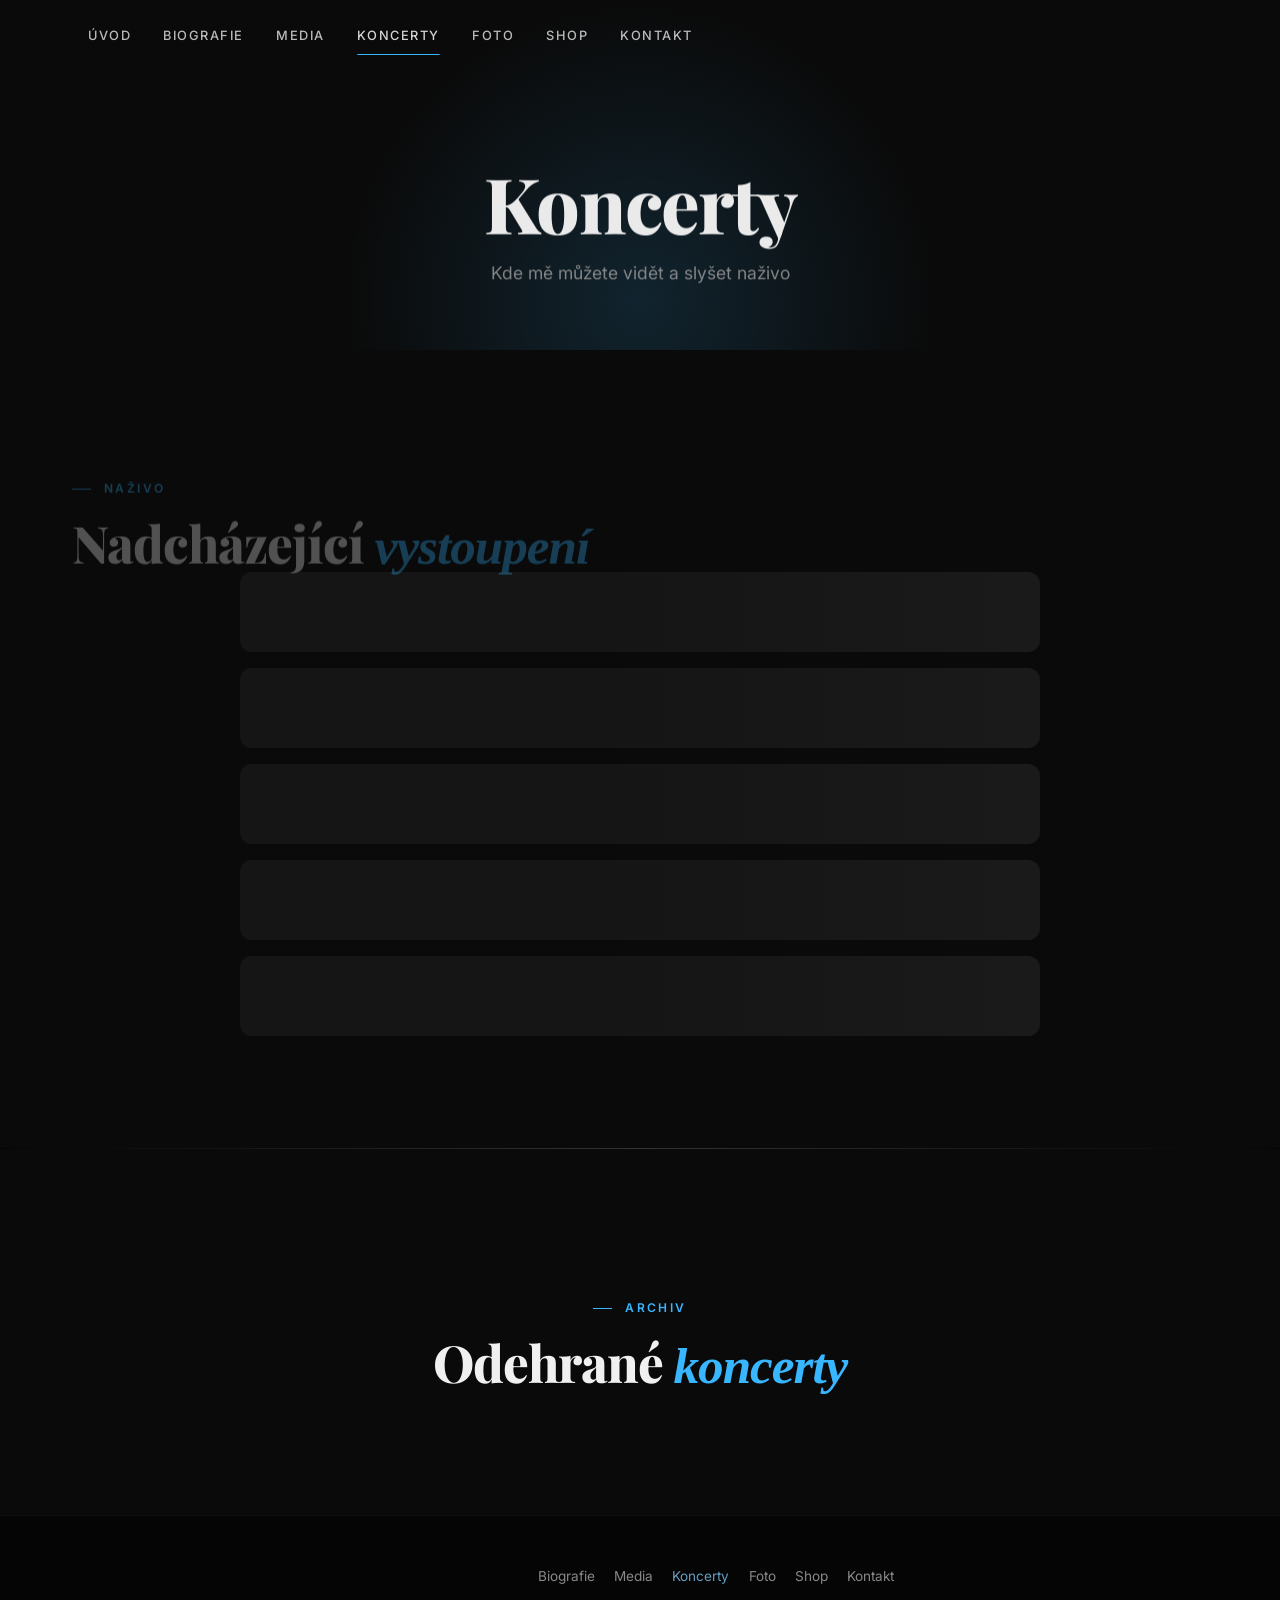
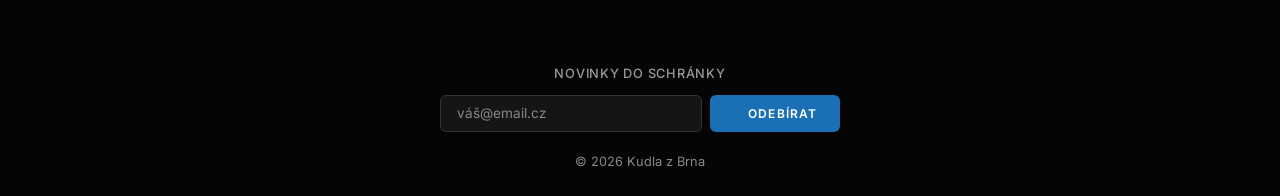
<file: archiv.html>
<!DOCTYPE html>
<html lang="cs">
<head>
  <meta charset="UTF-8">
  <meta name="robots" content="noindex, nofollow">
  <meta http-equiv="refresh" content="0;url=koncerty.html">
  <title>Archiv koncertů — Kudla z Brna</title>
</head>
<body>
  <p>Přesměrování na <a href="koncerty.html">koncerty</a>...</p>
</body>
</html>
</file>
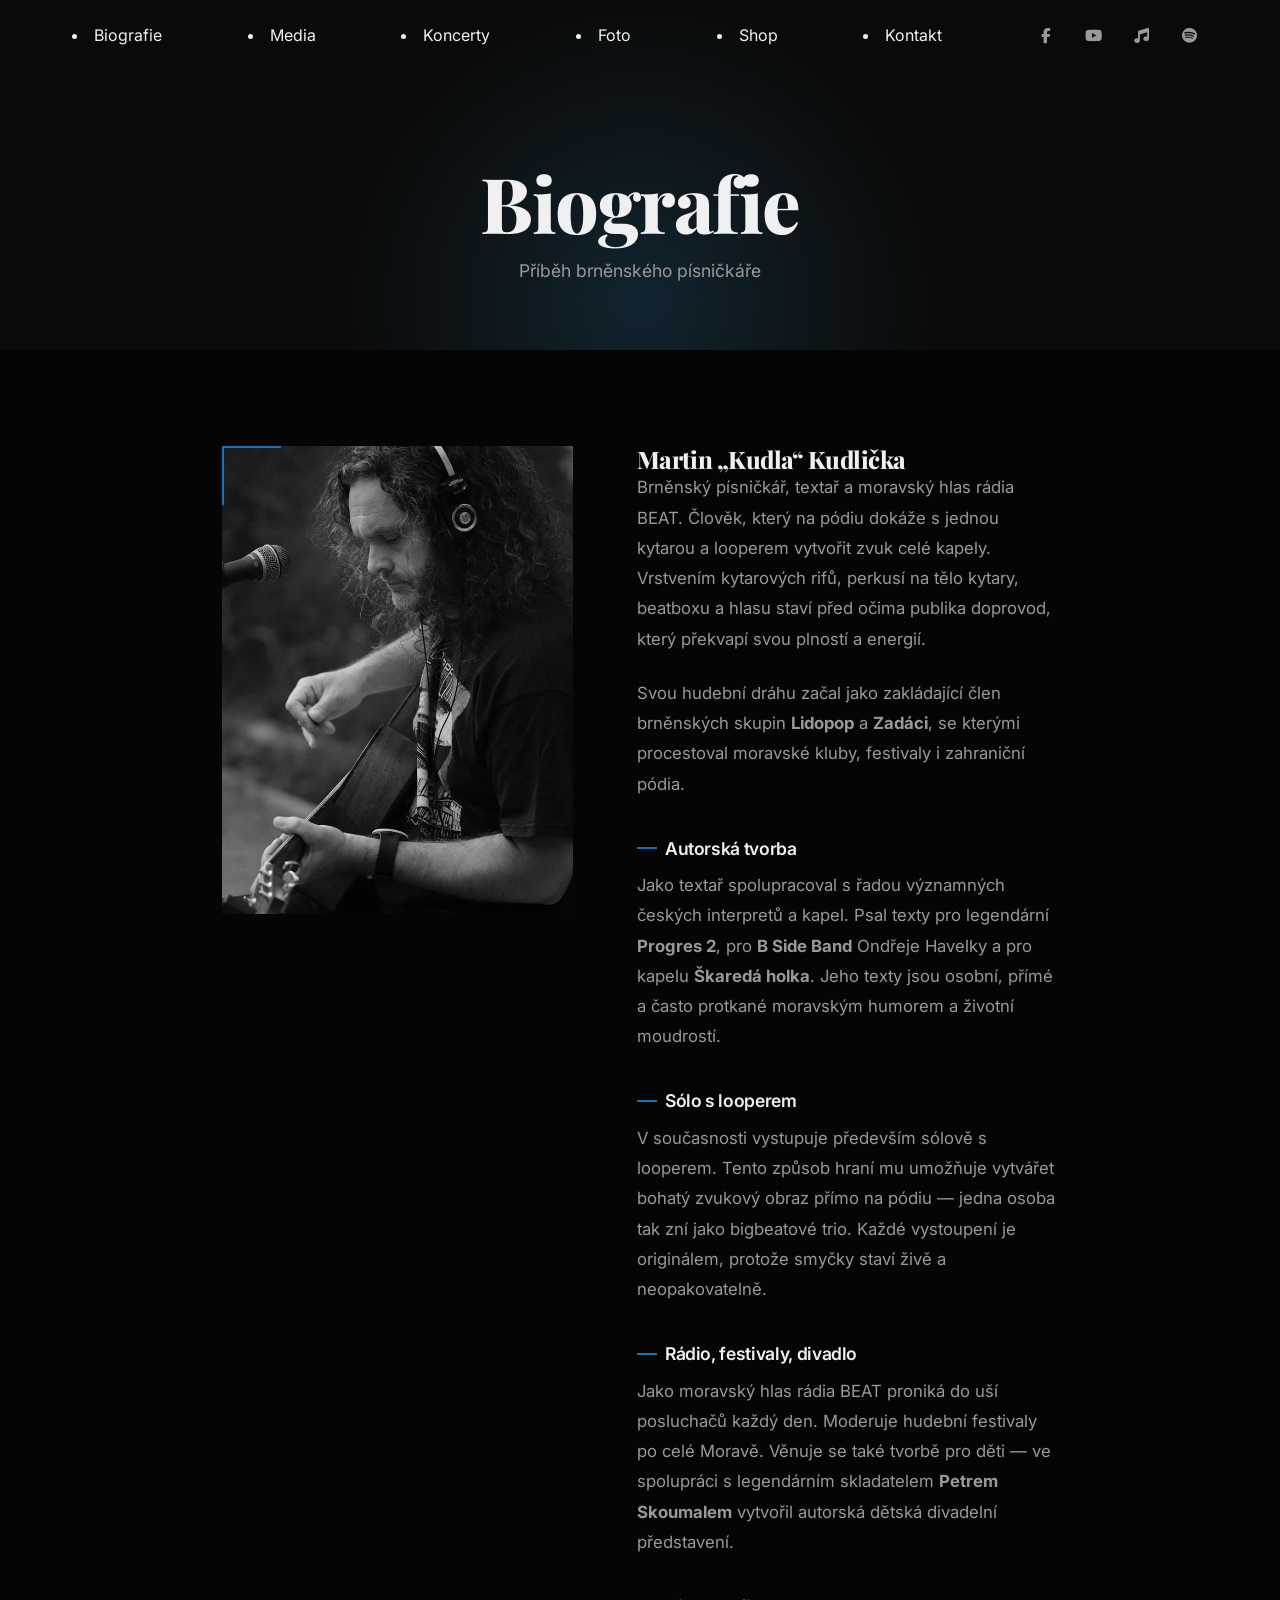
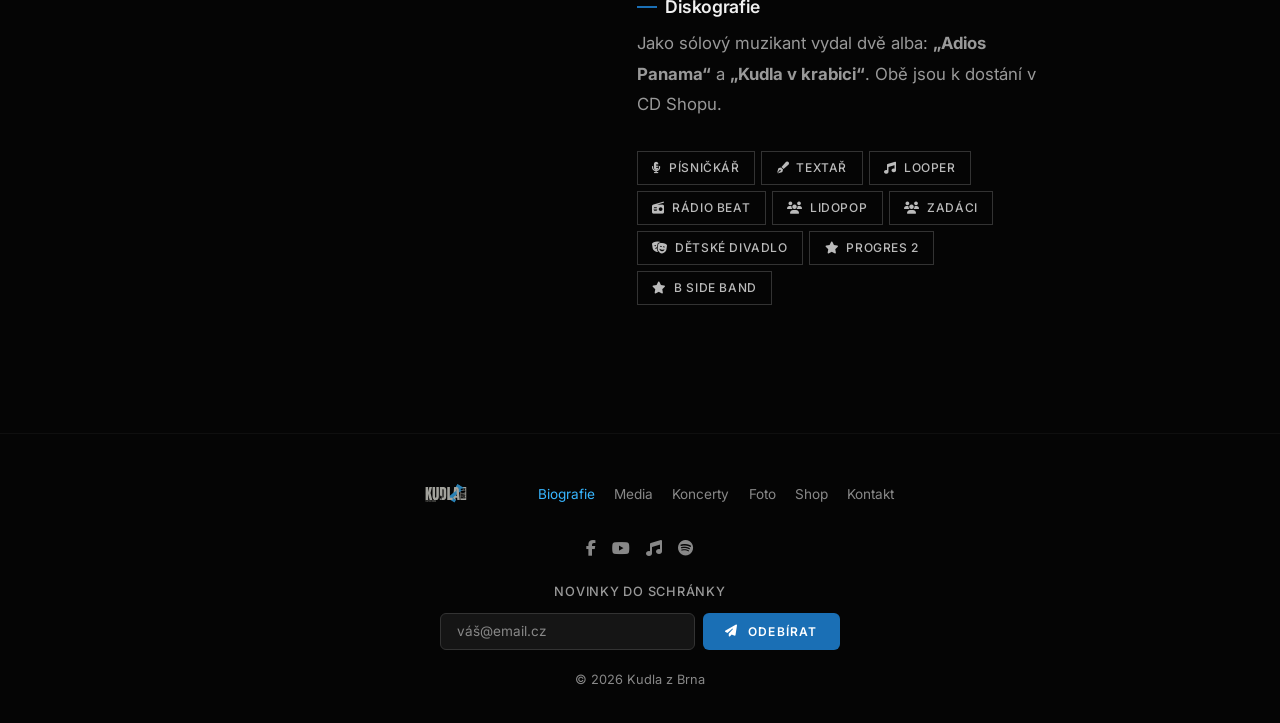
<file: biografie.html>
<!DOCTYPE html>
<html lang="cs">
<head>
  <meta charset="UTF-8">
  <meta name="viewport" content="width=device-width, initial-scale=1.0">
  <title>Biografie — Kudla z Brna</title>
  <meta name="description" content="Biografie Martina 'Kudla' Kudličky — brněnského písničkáře, textaře a moravského hlasu rádia BEAT.">
  <meta property="og:title" content="Biografie — Kudla z Brna">
  <meta property="og:description" content="Příběh brněnského písničkáře Martina Kudličky.">
  <meta property="og:type" content="website">
  <meta property="og:url" content="https://kudlazbrna.netlify.app/biografie.html">
  <meta property="og:image" content="https://kudlazbrna.netlify.app/img/og-image.jpg">
  <meta property="og:image:width" content="1200">
  <meta property="og:image:height" content="630">
  <meta property="og:locale" content="cs_CZ">
  <meta name="twitter:card" content="summary_large_image">
  <meta name="twitter:title" content="Biografie — Kudla z Brna">
  <meta name="twitter:description" content="Příběh brněnského písničkáře Martina Kudličky.">
  <meta name="twitter:image" content="https://kudlazbrna.netlify.app/img/og-image.jpg">
  <link rel="canonical" href="https://kudlazbrna.netlify.app/biografie.html">
  <link rel="preconnect" href="https://fonts.googleapis.com">
  <link rel="preconnect" href="https://fonts.gstatic.com" crossorigin>
  <link rel="preconnect" href="https://cdnjs.cloudflare.com" crossorigin>
  <link rel="dns-prefetch" href="https://img.youtube.com">
  <link rel="stylesheet" href="https://fonts.googleapis.com/css2?family=Inter:wght@300;400;500;600;700&family=Playfair+Display:ital,wght@0,700;0,800;0,900;1,700&display=swap">
  <link rel="stylesheet" href="https://cdnjs.cloudflare.com/ajax/libs/font-awesome/6.5.1/css/all.min.css" media="print" onload="this.media='all'">
  <noscript><link rel="stylesheet" href="https://cdnjs.cloudflare.com/ajax/libs/font-awesome/6.5.1/css/all.min.css"></noscript>
  <link rel="icon" type="image/png" href="img/favicon.png">
  <link rel="icon" type="image/x-icon" href="favicon.ico">
  <link rel="apple-touch-icon" href="img/apple-touch-icon.png">
  <link rel="manifest" href="manifest.json">
  <meta name="theme-color" content="#0a0a0a">
  <meta name="color-scheme" content="dark">
  <link rel="preload" href="css/style.css?v=2.9" as="style">
  <link rel="stylesheet" href="css/style.css?v=2.9">
</head>
<body>
  <a href="#main-content" class="skip-link sr-only">Přeskočit na obsah</a>

  <header class="site-header">
    <div class="header-inner">
          <li><a href="biografie.html">Biografie</a></li>
          <li><a href="media.html">Media</a></li>
          <li><a href="koncerty.html">Koncerty</a></li>
          <li><a href="foto.html">Foto</a></li>
          <li><a href="shop.html">Shop</a></li>
          <li><a href="kontakt.html">Kontakt</a></li>
        </ul>
      </nav>
      <div class="header-social">
        <a href="https://www.facebook.com/kudla.cz/?locale=cs_CZ" target="_blank" rel="noopener noreferrer" aria-label="Facebook"><i class="fab fa-facebook-f"></i></a>
        <a href="https://www.youtube.com/@kudla4079" target="_blank" rel="noopener noreferrer" aria-label="YouTube"><i class="fab fa-youtube"></i></a>
        <a href="https://bandzone.cz/kudla" target="_blank" rel="noopener noreferrer" aria-label="Bandzone"><i class="fas fa-music"></i></a>
        <a href="https://open.spotify.com/artist/7GOFbevhY1bWMJ0Ap31UtV" target="_blank" rel="noopener noreferrer" aria-label="Spotify"><i class="fab fa-spotify"></i></a>
      </div>
      <button class="menu-toggle" aria-label="Menu"><span></span><span></span><span></span></button>
    </div>
  </header>
  <div class="nav-overlay"></div>
  <main id="main-content">

  <section class="page-hero">
    <div class="container">
      <h1>Biografie</h1>
      <p class="subtitle">Příběh brněnského písničkáře</p>
    </div>
  </section>

  <section class="bio-content">
    <div class="container">
      <div class="bio-grid reveal">
        <div class="about-image">
          <picture>
            <source type="image/webp" srcset="img/kudla-bio-400w.webp 400w, img/kudla-bio.webp 640w" sizes="(max-width: 768px) 400px, 640px">
            <img src="img/kudla-bio.jpg" alt="Martin &bdquo;Kudla&ldquo; Kudlička" loading="lazy" decoding="async" width="640" height="960">
          </picture>
        </div>
        <div class="bio-text">
          <h2>Martin &bdquo;Kudla&ldquo; Kudlička</h2>
          <div id="bio-dynamic">
            <!-- Dynamicky načítáno z data/bio.json -->
            <p>Načítám...</p>
          </div>
          <div id="bio-tags" class="about-tags">
            <!-- Tagy načítány z data/bio.json -->
          </div>
        </div>
      </div>
    </div>
  </section>

  </main>
  <footer class="site-footer">
    <div class="footer-inner">
      <div class="footer-top">
        <a href="index.html" class="footer-logo"><img src="img/logo.svg" alt="Kudla z Brna" loading="lazy" width="120" height="36"></a>
        <nav class="footer-nav" aria-label="Patička">
          <a href="biografie.html">Biografie</a>
          <a href="media.html">Media</a>
          <a href="koncerty.html">Koncerty</a>
          <a href="foto.html">Foto</a>
          <a href="shop.html">Shop</a>
          <a href="kontakt.html">Kontakt</a>
        </nav>
      </div>
      <div class="footer-social">
        <a href="https://www.facebook.com/kudla.cz/?locale=cs_CZ" target="_blank" rel="noopener noreferrer" aria-label="Facebook"><i class="fab fa-facebook-f"></i></a>
        <a href="https://www.youtube.com/@kudla4079" target="_blank" rel="noopener noreferrer" aria-label="YouTube"><i class="fab fa-youtube"></i></a>
        <a href="https://bandzone.cz/kudla" target="_blank" rel="noopener noreferrer" aria-label="Bandzone"><i class="fas fa-music"></i></a>
        <a href="https://open.spotify.com/artist/7GOFbevhY1bWMJ0Ap31UtV" target="_blank" rel="noopener noreferrer" aria-label="Spotify"><i class="fab fa-spotify"></i></a>
      </div>
      <div class="footer-newsletter">
        <p class="newsletter-label">Novinky do schránky</p>
        <form name="newsletter" method="POST" data-netlify="true" class="newsletter-form">
          <input type="email" name="email" placeholder="váš@email.cz" required aria-label="Emailová adresa pro odběr novinek">
          <button type="submit" class="btn btn-primary btn-sm"><i class="fas fa-paper-plane"></i> Odebírat</button>
        </form>
      </div>
      <p class="footer-copy">&copy; 2026 Kudla z Brna</p>
    </div>
  </footer>

  <script src="js/main.js?v=2.7" defer></script>
  <script type="application/ld+json">
  {
    "@context": "https://schema.org",
    "@type": "Person",
    "name": "Martin Kudlička",
    "alternateName": "Kudla z Brna",
    "url": "https://kudlazbrna.netlify.app/biografie.html",
    "image": "https://kudlazbrna.netlify.app/img/kudla-bio.jpg",
    "jobTitle": "Písničkář, textař",
    "description": "Brněnský písničkář, textař a moravský hlas rádia BEAT. Sólo s looperem.",
    "knowsAbout": ["songwriting", "looping", "guitar", "radio broadcasting"],
    "memberOf": [
      { "@type": "MusicGroup", "name": "Lidopop" },
      { "@type": "MusicGroup", "name": "Zadáci" }
    ],
    "sameAs": [
      "https://www.facebook.com/kudla.cz/",
      "https://www.youtube.com/@kudla4079",
      "https://bandzone.cz/kudla",
      "https://open.spotify.com/artist/7GOFbevhY1bWMJ0Ap31UtV",
      "https://open.spotify.com/artist/7v7xOQ3PZ8OR2hP0isevqb"
    ]
  }
  </script>
</body>
</html>
</file>
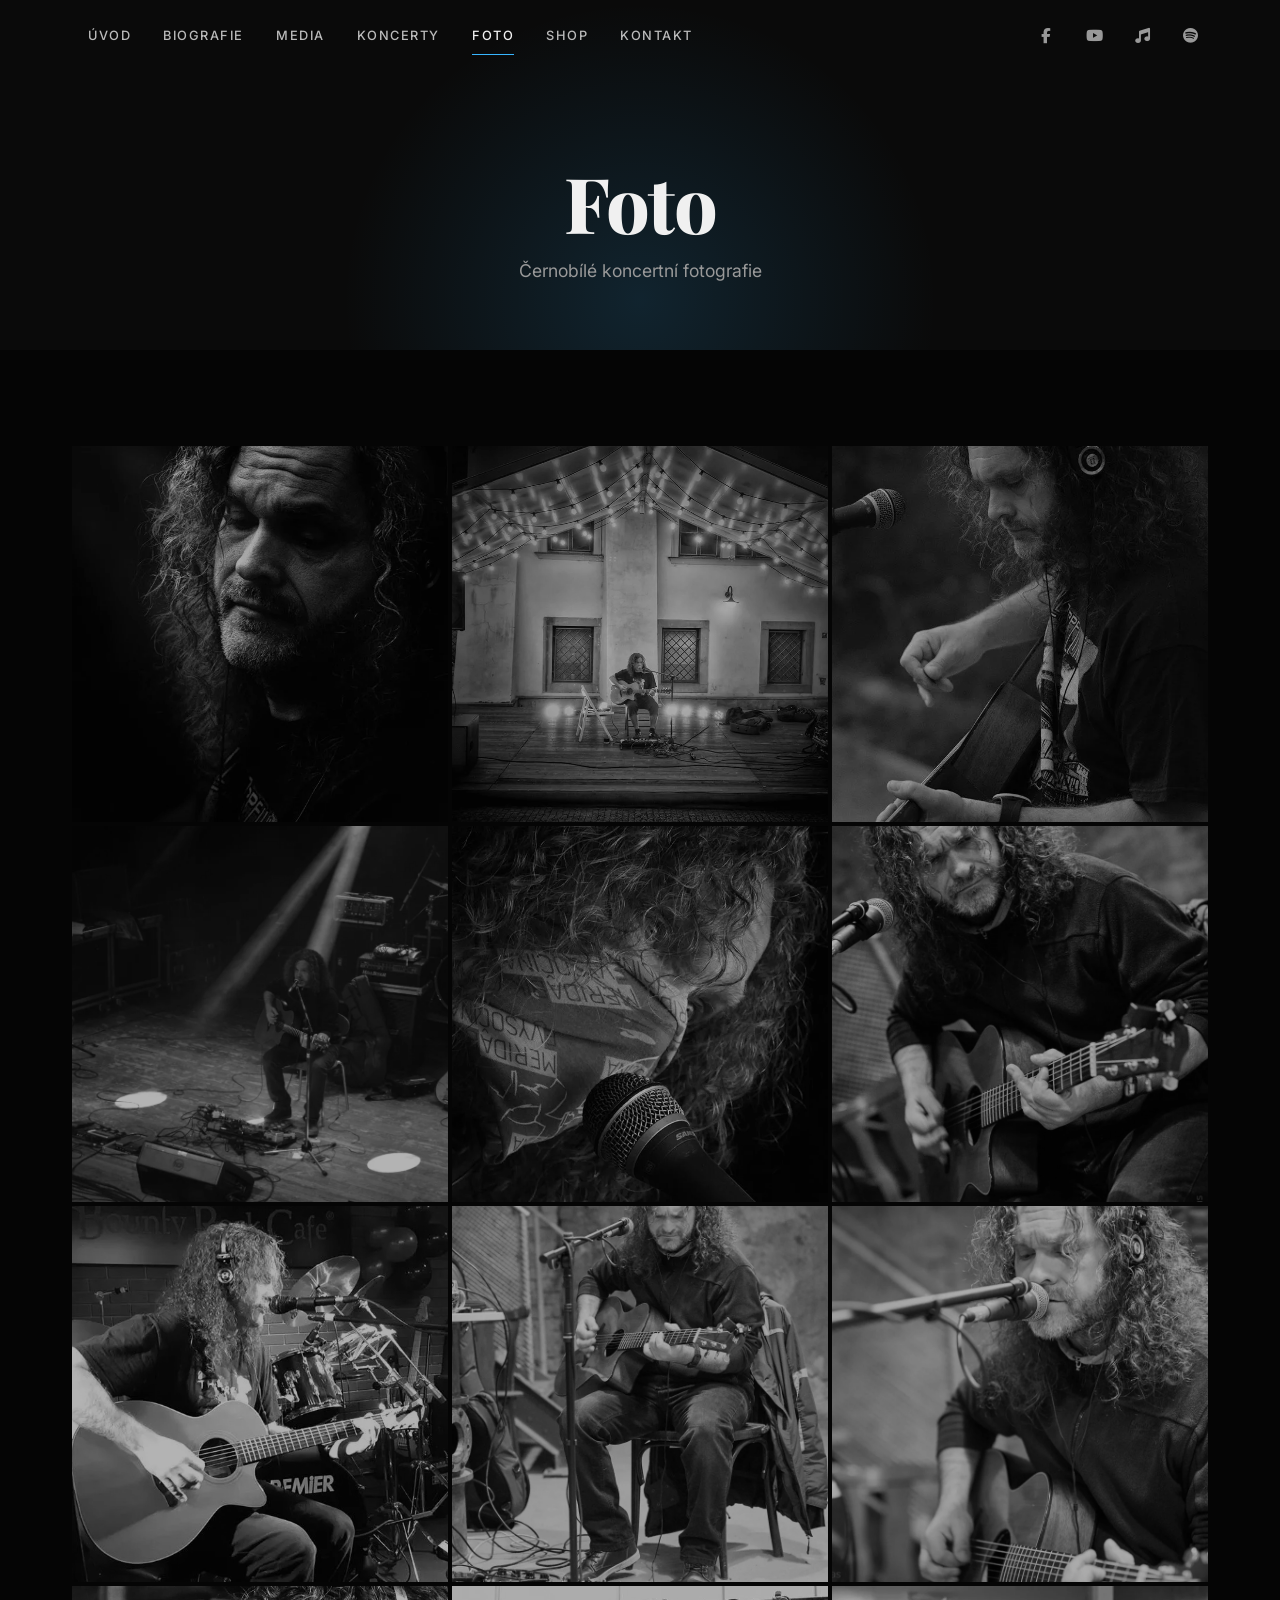
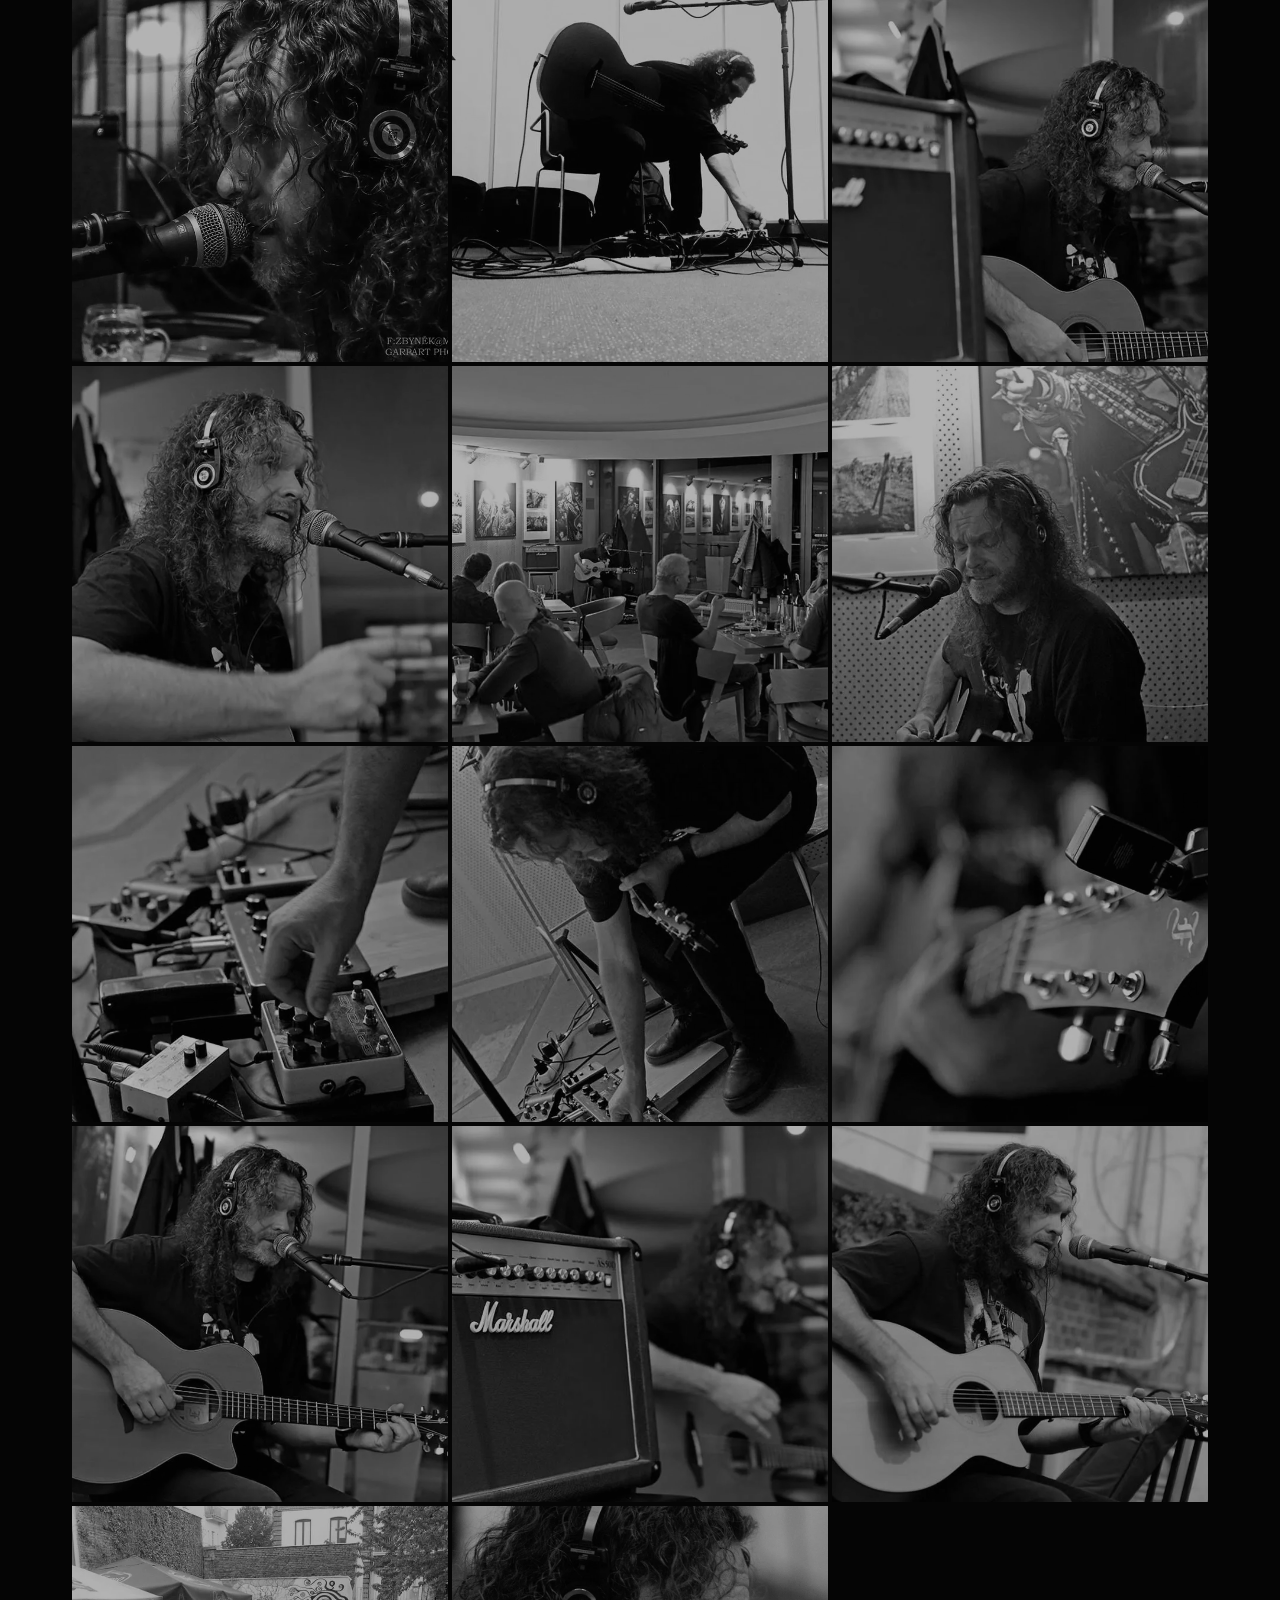
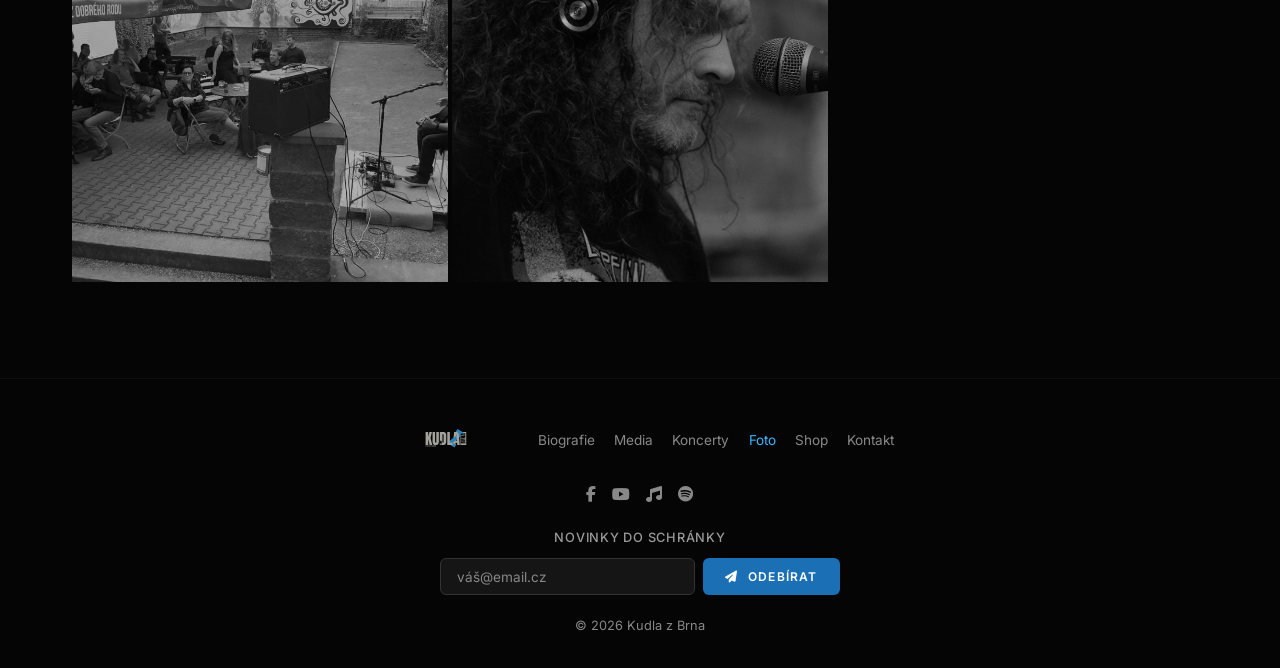
<file: foto.html>
<!DOCTYPE html>
<html lang="cs">
<head>
  <meta charset="UTF-8">
  <meta name="viewport" content="width=device-width, initial-scale=1.0">
  <title>Foto — Kudla z Brna</title>
  <meta name="description" content="Fotogalerie Kudly z Brna — černobílé koncertní fotografie.">
  <meta property="og:title" content="Foto — Kudla z Brna">
  <meta property="og:description" content="Koncertní fotografie Kudly z Brna.">
  <meta property="og:type" content="website">
  <meta property="og:url" content="https://kudlazbrna.netlify.app/foto.html">
  <meta property="og:image" content="https://kudlazbrna.netlify.app/img/og-image.jpg">
  <meta property="og:image:width" content="1200">
  <meta property="og:image:height" content="630">
  <meta property="og:locale" content="cs_CZ">
  <meta name="twitter:card" content="summary_large_image">
  <meta name="twitter:title" content="Foto — Kudla z Brna">
  <meta name="twitter:description" content="Koncertní fotografie Kudly z Brna.">
  <meta name="twitter:image" content="https://kudlazbrna.netlify.app/img/og-image.jpg">
  <link rel="canonical" href="https://kudlazbrna.netlify.app/foto.html">
  <link rel="preconnect" href="https://fonts.googleapis.com">
  <link rel="preconnect" href="https://fonts.gstatic.com" crossorigin>
  <link rel="preconnect" href="https://cdnjs.cloudflare.com" crossorigin>
  <link rel="dns-prefetch" href="https://img.youtube.com">
  <link rel="stylesheet" href="https://fonts.googleapis.com/css2?family=Inter:wght@300;400;500;600;700&family=Playfair+Display:ital,wght@0,700;0,800;0,900;1,700&display=swap">
  <link rel="stylesheet" href="https://cdnjs.cloudflare.com/ajax/libs/font-awesome/6.5.1/css/all.min.css" media="print" onload="this.media='all'">
  <noscript><link rel="stylesheet" href="https://cdnjs.cloudflare.com/ajax/libs/font-awesome/6.5.1/css/all.min.css"></noscript>
  <link rel="icon" type="image/png" href="img/favicon.png">
  <link rel="icon" type="image/x-icon" href="favicon.ico">
  <link rel="apple-touch-icon" href="img/apple-touch-icon.png">
  <link rel="manifest" href="manifest.json">
  <meta name="theme-color" content="#0a0a0a">
  <meta name="color-scheme" content="dark">
  <link rel="preload" href="css/style.css?v=2.9" as="style">
  <link rel="stylesheet" href="css/style.css?v=2.9">
</head>
<body>
  <a href="#main-content" class="skip-link sr-only">Přeskočit na obsah</a>

  <header class="site-header">
    <div class="header-inner">
      <nav class="main-nav" id="main-nav">
        <ul>
          <li><a href="index.html">Úvod</a></li>
          <li><a href="biografie.html">Biografie</a></li>
          <li><a href="media.html">Media</a></li>
          <li><a href="koncerty.html">Koncerty</a></li>
          <li><a href="foto.html">Foto</a></li>
          <li><a href="shop.html">Shop</a></li>
          <li><a href="kontakt.html">Kontakt</a></li>
        </ul>
      </nav>
      <div class="header-social">
        <a href="https://www.facebook.com/kudla.cz/?locale=cs_CZ" target="_blank" rel="noopener noreferrer" aria-label="Facebook"><i class="fab fa-facebook-f"></i></a>
        <a href="https://www.youtube.com/@kudla4079" target="_blank" rel="noopener noreferrer" aria-label="YouTube"><i class="fab fa-youtube"></i></a>
        <a href="https://bandzone.cz/kudla" target="_blank" rel="noopener noreferrer" aria-label="Bandzone"><i class="fas fa-music"></i></a>
        <a href="https://open.spotify.com/artist/7GOFbevhY1bWMJ0Ap31UtV" target="_blank" rel="noopener noreferrer" aria-label="Spotify"><i class="fab fa-spotify"></i></a>
      </div>
      <button class="menu-toggle" aria-label="Menu"><span></span><span></span><span></span></button>
    </div>
  </header>
  <div class="nav-overlay"></div>
  <main id="main-content">

  <section class="page-hero">
    <div class="container">
      <h1>Foto</h1>
      <p class="subtitle">Černobílé koncertní fotografie</p>
    </div>
  </section>

  <section class="gallery-section">
    <div class="container">
      <div id="gallery-grid" class="gallery-grid reveal"></div>
    </div>
  </section>

  <!-- LIGHTBOX -->
  <div class="lightbox" role="dialog" aria-label="Zvětšení fotografie" aria-modal="true">
    <button class="lightbox-close" aria-label="Zavřít">&times;</button>
    <button class="lightbox-nav lightbox-prev" aria-label="Předchozí">&#10094;</button>
    <img src="[data-uri]" alt="Fotografie — zvětšení">
    <button class="lightbox-nav lightbox-next" aria-label="Další">&#10095;</button>
  </div>

  <noscript>
    <div style="background:#1a1a1a;color:#bbb;text-align:center;padding:2rem;margin:2rem auto;max-width:600px;border-radius:12px;">
      <p style="font-size:1.1rem;margin-bottom:0.5rem;"><strong style="color:#f0f0f0;">Pro zobrazení galerie zapněte JavaScript.</strong></p>
    </div>
  </noscript>

  </main>
  <footer class="site-footer">
    <div class="footer-inner">
      <div class="footer-top">
        <a href="index.html" class="footer-logo"><img src="img/logo.svg" alt="Kudla z Brna" loading="lazy" width="120" height="36"></a>
        <nav class="footer-nav" aria-label="Patička">
          <a href="biografie.html">Biografie</a>
          <a href="media.html">Media</a>
          <a href="koncerty.html">Koncerty</a>
          <a href="foto.html">Foto</a>
          <a href="shop.html">Shop</a>
          <a href="kontakt.html">Kontakt</a>
        </nav>
      </div>
      <div class="footer-social">
        <a href="https://www.facebook.com/kudla.cz/?locale=cs_CZ" target="_blank" rel="noopener noreferrer" aria-label="Facebook"><i class="fab fa-facebook-f"></i></a>
        <a href="https://www.youtube.com/@kudla4079" target="_blank" rel="noopener noreferrer" aria-label="YouTube"><i class="fab fa-youtube"></i></a>
        <a href="https://bandzone.cz/kudla" target="_blank" rel="noopener noreferrer" aria-label="Bandzone"><i class="fas fa-music"></i></a>
        <a href="https://open.spotify.com/artist/7GOFbevhY1bWMJ0Ap31UtV" target="_blank" rel="noopener noreferrer" aria-label="Spotify"><i class="fab fa-spotify"></i></a>
      </div>
      <div class="footer-newsletter">
        <p class="newsletter-label">Novinky do schránky</p>
        <form name="newsletter" method="POST" data-netlify="true" class="newsletter-form">
          <input type="email" name="email" placeholder="váš@email.cz" required aria-label="Emailová adresa pro odběr novinek">
          <button type="submit" class="btn btn-primary btn-sm"><i class="fas fa-paper-plane"></i> Odebírat</button>
        </form>
      </div>
      <p class="footer-copy">&copy; 2026 Kudla z Brna</p>
    </div>
  </footer>
  <script src="js/main.js?v=2.7" defer></script>
</body>
</html>
</file>
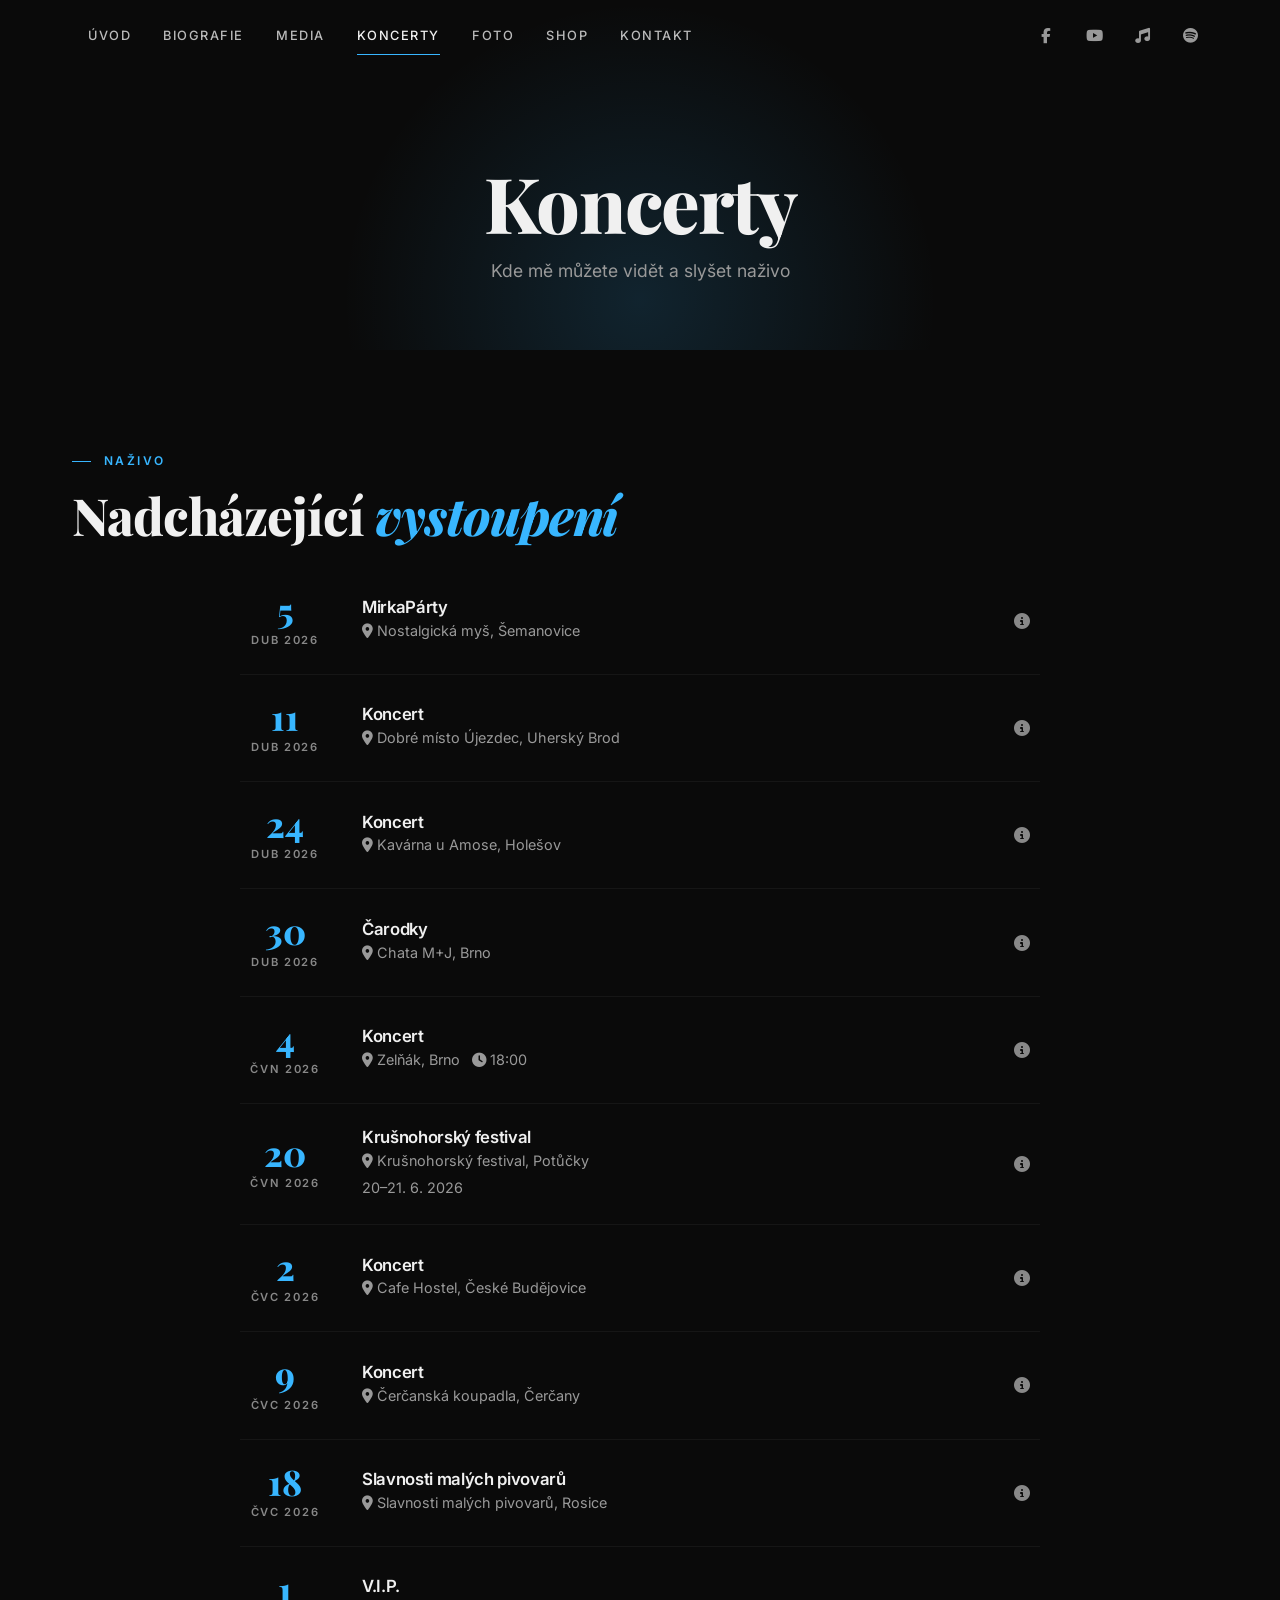
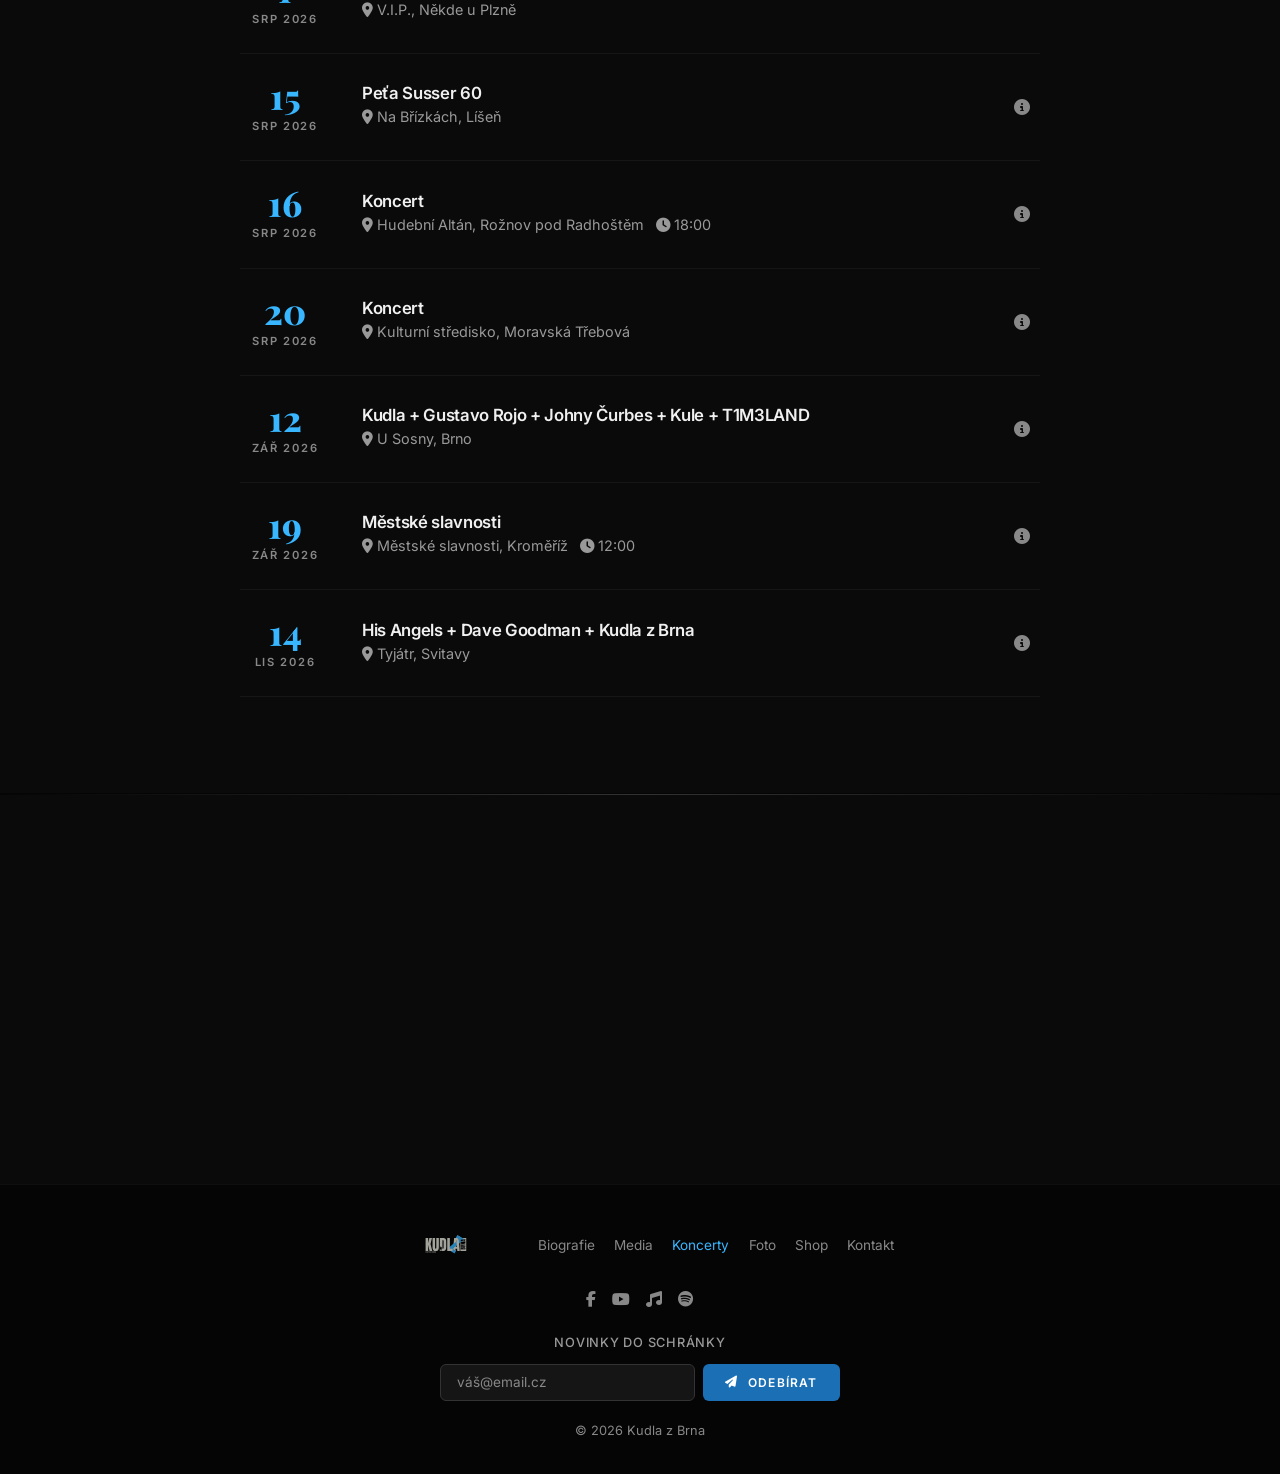
<file: koncerty.html>
<!DOCTYPE html>
<html lang="cs">
<head>
  <meta charset="UTF-8">
  <meta name="viewport" content="width=device-width, initial-scale=1.0">
  <title>Koncerty — Kudla z Brna</title>
  <meta name="description" content="Nadcházející koncerty a vystoupení Kudly z Brna.">
  <meta property="og:title" content="Koncerty — Kudla z Brna">
  <meta property="og:description" content="Kalendář koncertů Kudly z Brna.">
  <meta property="og:type" content="website">
  <meta property="og:url" content="https://kudlazbrna.netlify.app/koncerty.html">
  <meta property="og:image" content="https://kudlazbrna.netlify.app/img/og-image.jpg">
  <meta property="og:image:width" content="1200">
  <meta property="og:image:height" content="630">
  <meta property="og:locale" content="cs_CZ">
  <meta name="twitter:card" content="summary_large_image">
  <meta name="twitter:title" content="Koncerty — Kudla z Brna">
  <meta name="twitter:description" content="Kalendář koncertů Kudly z Brna.">
  <meta name="twitter:image" content="https://kudlazbrna.netlify.app/img/og-image.jpg">
  <link rel="canonical" href="https://kudlazbrna.netlify.app/koncerty.html">
  <link rel="preconnect" href="https://fonts.googleapis.com">
  <link rel="preconnect" href="https://fonts.gstatic.com" crossorigin>
  <link rel="preconnect" href="https://cdnjs.cloudflare.com" crossorigin>
  <link rel="dns-prefetch" href="https://img.youtube.com">
  <link rel="stylesheet" href="https://fonts.googleapis.com/css2?family=Inter:wght@300;400;500;600;700&family=Playfair+Display:ital,wght@0,700;0,800;0,900;1,700&display=swap">
  <link rel="stylesheet" href="https://cdnjs.cloudflare.com/ajax/libs/font-awesome/6.5.1/css/all.min.css" media="print" onload="this.media='all'">
  <noscript><link rel="stylesheet" href="https://cdnjs.cloudflare.com/ajax/libs/font-awesome/6.5.1/css/all.min.css"></noscript>
  <link rel="icon" type="image/png" href="img/favicon.png">
  <link rel="icon" type="image/x-icon" href="favicon.ico">
  <link rel="apple-touch-icon" href="img/apple-touch-icon.png">
  <link rel="manifest" href="manifest.json">
  <meta name="theme-color" content="#0a0a0a">
  <meta name="color-scheme" content="dark">
  <link rel="preload" href="css/style.css?v=2.9" as="style">
  <link rel="stylesheet" href="css/style.css?v=2.9">
</head>
<body>
  <a href="#main-content" class="skip-link sr-only">Přeskočit na obsah</a>

  <header class="site-header">
    <div class="header-inner">
      <nav class="main-nav" id="main-nav">
        <ul>
          <li><a href="index.html">Úvod</a></li>
          <li><a href="biografie.html">Biografie</a></li>
          <li><a href="media.html">Media</a></li>
          <li><a href="koncerty.html">Koncerty</a></li>
          <li><a href="foto.html">Foto</a></li>
          <li><a href="shop.html">Shop</a></li>
          <li><a href="kontakt.html">Kontakt</a></li>
        </ul>
      </nav>
      <div class="header-social">
        <a href="https://www.facebook.com/kudla.cz/?locale=cs_CZ" target="_blank" rel="noopener noreferrer" aria-label="Facebook"><i class="fab fa-facebook-f"></i></a>
        <a href="https://www.youtube.com/@kudla4079" target="_blank" rel="noopener noreferrer" aria-label="YouTube"><i class="fab fa-youtube"></i></a>
        <a href="https://bandzone.cz/kudla" target="_blank" rel="noopener noreferrer" aria-label="Bandzone"><i class="fas fa-music"></i></a>
        <a href="https://open.spotify.com/artist/7GOFbevhY1bWMJ0Ap31UtV" target="_blank" rel="noopener noreferrer" aria-label="Spotify"><i class="fab fa-spotify"></i></a>
      </div>
      <button class="menu-toggle" aria-label="Menu"><span></span><span></span><span></span></button>
    </div>
  </header>
  <div class="nav-overlay"></div>
  <main id="main-content">

  <section class="page-hero">
    <div class="container">
      <h1>Koncerty</h1>
      <p class="subtitle">Kde mě můžete vidět a slyšet naživo</p>
    </div>
  </section>

  <!-- UPCOMING -->
  <section class="concerts-section">
    <div class="container">
      <div class="reveal">
        <span class="section-label">Naživo</span>
        <h2 class="section-title">Nadcházející <em>vystoupení</em></h2>
      </div>
      <div class="concerts-list">
        <div id="concerts-upcoming" aria-live="polite"></div>
      </div>
    </div>
  </section>

  <div class="divider"></div>

  <!-- RECENT PAST -->
  <section class="concerts-section">
    <div class="container">
      <div class="text-center mt-3">
        <span class="section-label">Archiv</span>
        <h2 class="section-title">Odehrané <em>koncerty</em></h2>
      </div>
      <div class="concerts-list">
        <div id="concerts-past"></div>
      </div>
    </div>
  </section>

  <noscript>
    <div style="background:#1a1a1a;color:#bbb;text-align:center;padding:2rem;margin:2rem auto;max-width:600px;border-radius:12px;">
      <p style="font-size:1.1rem;margin-bottom:0.5rem;"><strong style="color:#f0f0f0;">Pro zobrazení koncertů zapněte JavaScript.</strong></p>
      <p>Aktuální program najdete také na <a href="https://www.facebook.com/kudla.cz/" style="color:#38b6ff;">Facebooku</a>.</p>
    </div>
  </noscript>

  </main>
  <footer class="site-footer">
    <div class="footer-inner">
      <div class="footer-top">
        <a href="index.html" class="footer-logo"><img src="img/logo.svg" alt="Kudla z Brna" loading="lazy" width="120" height="36"></a>
        <nav class="footer-nav" aria-label="Patička">
          <a href="biografie.html">Biografie</a>
          <a href="media.html">Media</a>
          <a href="koncerty.html">Koncerty</a>
          <a href="foto.html">Foto</a>
          <a href="shop.html">Shop</a>
          <a href="kontakt.html">Kontakt</a>
        </nav>
      </div>
      <div class="footer-social">
        <a href="https://www.facebook.com/kudla.cz/?locale=cs_CZ" target="_blank" rel="noopener noreferrer" aria-label="Facebook"><i class="fab fa-facebook-f"></i></a>
        <a href="https://www.youtube.com/@kudla4079" target="_blank" rel="noopener noreferrer" aria-label="YouTube"><i class="fab fa-youtube"></i></a>
        <a href="https://bandzone.cz/kudla" target="_blank" rel="noopener noreferrer" aria-label="Bandzone"><i class="fas fa-music"></i></a>
        <a href="https://open.spotify.com/artist/7GOFbevhY1bWMJ0Ap31UtV" target="_blank" rel="noopener noreferrer" aria-label="Spotify"><i class="fab fa-spotify"></i></a>
      </div>
      <div class="footer-newsletter">
        <p class="newsletter-label">Novinky do schránky</p>
        <form name="newsletter" method="POST" data-netlify="true" class="newsletter-form">
          <input type="email" name="email" placeholder="váš@email.cz" required aria-label="Emailová adresa pro odběr novinek">
          <button type="submit" class="btn btn-primary btn-sm"><i class="fas fa-paper-plane"></i> Odebírat</button>
        </form>
      </div>
      <p class="footer-copy">&copy; 2026 Kudla z Brna</p>
    </div>
  </footer>
  <script src="js/main.js?v=2.7" defer></script>
</body>
</html>
</file>
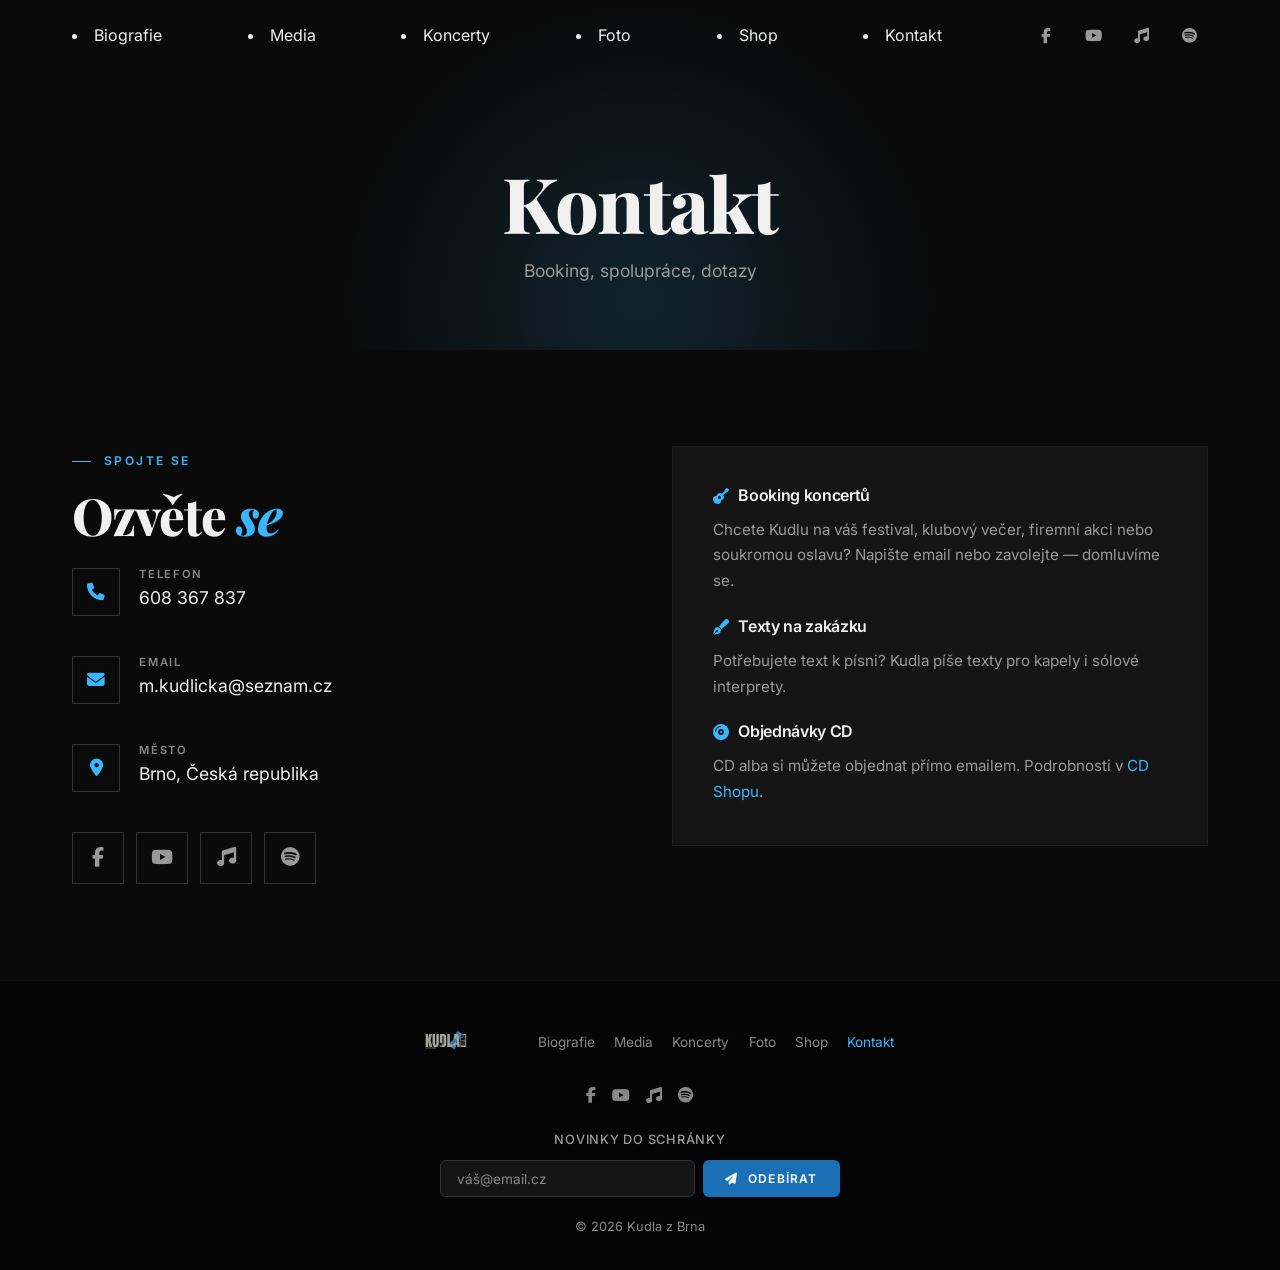
<file: kontakt.html>
<!DOCTYPE html>
<html lang="cs">
<head>
  <meta charset="UTF-8">
  <meta name="viewport" content="width=device-width, initial-scale=1.0">
  <title>Kontakt — Kudla z Brna</title>
  <meta name="description" content="Kontaktujte Kudlu z Brna — booking, spolupráce, objednávky CD.">
  <meta property="og:title" content="Kontakt — Kudla z Brna">
  <meta property="og:description" content="Kontaktní údaje Kudly z Brna.">
  <meta property="og:type" content="website">
  <meta property="og:url" content="https://kudlazbrna.netlify.app/kontakt.html">
  <meta property="og:image" content="https://kudlazbrna.netlify.app/img/og-image.jpg">
  <meta property="og:image:width" content="1200">
  <meta property="og:image:height" content="630">
  <meta property="og:locale" content="cs_CZ">
  <meta name="twitter:card" content="summary_large_image">
  <meta name="twitter:title" content="Kontakt — Kudla z Brna">
  <meta name="twitter:description" content="Kontaktní údaje Kudly z Brna.">
  <meta name="twitter:image" content="https://kudlazbrna.netlify.app/img/og-image.jpg">
  <link rel="canonical" href="https://kudlazbrna.netlify.app/kontakt.html">
  <link rel="preconnect" href="https://fonts.googleapis.com">
  <link rel="preconnect" href="https://fonts.gstatic.com" crossorigin>
  <link rel="preconnect" href="https://cdnjs.cloudflare.com" crossorigin>
  <link rel="dns-prefetch" href="https://img.youtube.com">
  <link rel="stylesheet" href="https://fonts.googleapis.com/css2?family=Inter:wght@300;400;500;600;700&family=Playfair+Display:ital,wght@0,700;0,800;0,900;1,700&display=swap">
  <link rel="stylesheet" href="https://cdnjs.cloudflare.com/ajax/libs/font-awesome/6.5.1/css/all.min.css" media="print" onload="this.media='all'">
  <noscript><link rel="stylesheet" href="https://cdnjs.cloudflare.com/ajax/libs/font-awesome/6.5.1/css/all.min.css"></noscript>
  <link rel="icon" type="image/png" href="img/favicon.png">
  <link rel="icon" type="image/x-icon" href="favicon.ico">
  <link rel="apple-touch-icon" href="img/apple-touch-icon.png">
  <link rel="manifest" href="manifest.json">
  <meta name="theme-color" content="#0a0a0a">
  <meta name="color-scheme" content="dark">
  <link rel="preload" href="css/style.css?v=2.9" as="style">
  <link rel="stylesheet" href="css/style.css?v=2.9">
</head>
<body>
  <a href="#main-content" class="skip-link sr-only">Přeskočit na obsah</a>

  <header class="site-header">
    <div class="header-inner">
          <li><a href="biografie.html">Biografie</a></li>
          <li><a href="media.html">Media</a></li>
          <li><a href="koncerty.html">Koncerty</a></li>
          <li><a href="foto.html">Foto</a></li>
          <li><a href="shop.html">Shop</a></li>
          <li><a href="kontakt.html">Kontakt</a></li>
        </ul>
      </nav>
      <div class="header-social">
        <a href="https://www.facebook.com/kudla.cz/?locale=cs_CZ" target="_blank" rel="noopener noreferrer" aria-label="Facebook"><i class="fab fa-facebook-f"></i></a>
        <a href="https://www.youtube.com/@kudla4079" target="_blank" rel="noopener noreferrer" aria-label="YouTube"><i class="fab fa-youtube"></i></a>
        <a href="https://bandzone.cz/kudla" target="_blank" rel="noopener noreferrer" aria-label="Bandzone"><i class="fas fa-music"></i></a>
        <a href="https://open.spotify.com/artist/7GOFbevhY1bWMJ0Ap31UtV" target="_blank" rel="noopener noreferrer" aria-label="Spotify"><i class="fab fa-spotify"></i></a>
      </div>
      <button class="menu-toggle" aria-label="Menu"><span></span><span></span><span></span></button>
    </div>
  </header>
  <div class="nav-overlay"></div>
  <main id="main-content">

  <section class="page-hero">
    <div class="container">
      <h1>Kontakt</h1>
      <p class="subtitle">Booking, spolupráce, dotazy</p>
    </div>
  </section>

  <section class="contact-section">
    <div class="container">
      <div class="contact-grid">

        <div class="reveal">
          <span class="section-label">Spojte se</span>
          <h2 class="section-title">Ozvěte <em>se</em></h2>

          <div id="contact-dynamic">
            <!-- Dynamicky načítáno z data/site.json -->
            <p style="color:var(--grey)">Načítám kontaktní údaje...</p>
          </div>
        </div>

        <div class="reveal">
          <div class="info-card">
            <h3><i class="fas fa-guitar"></i> Booking koncertů</h3>
            <p>Chcete Kudlu na váš festival, klubový večer, firemní akci nebo soukromou oslavu? Napište email nebo zavolejte — domluvíme se.</p>

            <h3><i class="fas fa-pen-fancy"></i> Texty na zakázku</h3>
            <p>Potřebujete text k písni? Kudla píše texty pro kapely i sólové interprety.</p>

            <h3><i class="fas fa-compact-disc"></i> Objednávky CD</h3>
            <p>CD alba si můžete objednat přímo emailem. Podrobnosti v <a href="shop.html" class="text-accent">CD Shopu</a>.</p>
          </div>
        </div>

      </div>
    </div>
  </section>

  </main>
  <footer class="site-footer">
    <div class="footer-inner">
      <div class="footer-top">
        <a href="index.html" class="footer-logo"><img src="img/logo.svg" alt="Kudla z Brna" loading="lazy" width="120" height="36"></a>
        <nav class="footer-nav" aria-label="Patička">
          <a href="biografie.html">Biografie</a>
          <a href="media.html">Media</a>
          <a href="koncerty.html">Koncerty</a>
          <a href="foto.html">Foto</a>
          <a href="shop.html">Shop</a>
          <a href="kontakt.html">Kontakt</a>
        </nav>
      </div>
      <div class="footer-social">
        <a href="https://www.facebook.com/kudla.cz/?locale=cs_CZ" target="_blank" rel="noopener noreferrer" aria-label="Facebook"><i class="fab fa-facebook-f"></i></a>
        <a href="https://www.youtube.com/@kudla4079" target="_blank" rel="noopener noreferrer" aria-label="YouTube"><i class="fab fa-youtube"></i></a>
        <a href="https://bandzone.cz/kudla" target="_blank" rel="noopener noreferrer" aria-label="Bandzone"><i class="fas fa-music"></i></a>
        <a href="https://open.spotify.com/artist/7GOFbevhY1bWMJ0Ap31UtV" target="_blank" rel="noopener noreferrer" aria-label="Spotify"><i class="fab fa-spotify"></i></a>
      </div>
      <div class="footer-newsletter">
        <p class="newsletter-label">Novinky do schránky</p>
        <form name="newsletter" method="POST" data-netlify="true" class="newsletter-form">
          <input type="email" name="email" placeholder="váš@email.cz" required aria-label="Emailová adresa pro odběr novinek">
          <button type="submit" class="btn btn-primary btn-sm"><i class="fas fa-paper-plane"></i> Odebírat</button>
        </form>
      </div>
      <p class="footer-copy">&copy; 2026 Kudla z Brna</p>
    </div>
  </footer>
  <script src="js/main.js?v=2.7" defer></script>
  <script type="application/ld+json">
  {
    "@context": "https://schema.org",
    "@type": "MusicGroup",
    "name": "Kudla z Brna",
    "url": "https://kudlazbrna.netlify.app",
    "contactPoint": [
      {
        "@type": "ContactPoint",
        "contactType": "booking",
        "email": "m.kudlicka@seznam.cz",
        "telephone": "+420608367837",
        "areaServed": "CZ",
        "availableLanguage": "Czech"
      }
    ],
    "address": {
      "@type": "PostalAddress",
      "addressLocality": "Brno",
      "addressCountry": "CZ"
    }
  }
  </script>
</body>
</html>
</file>
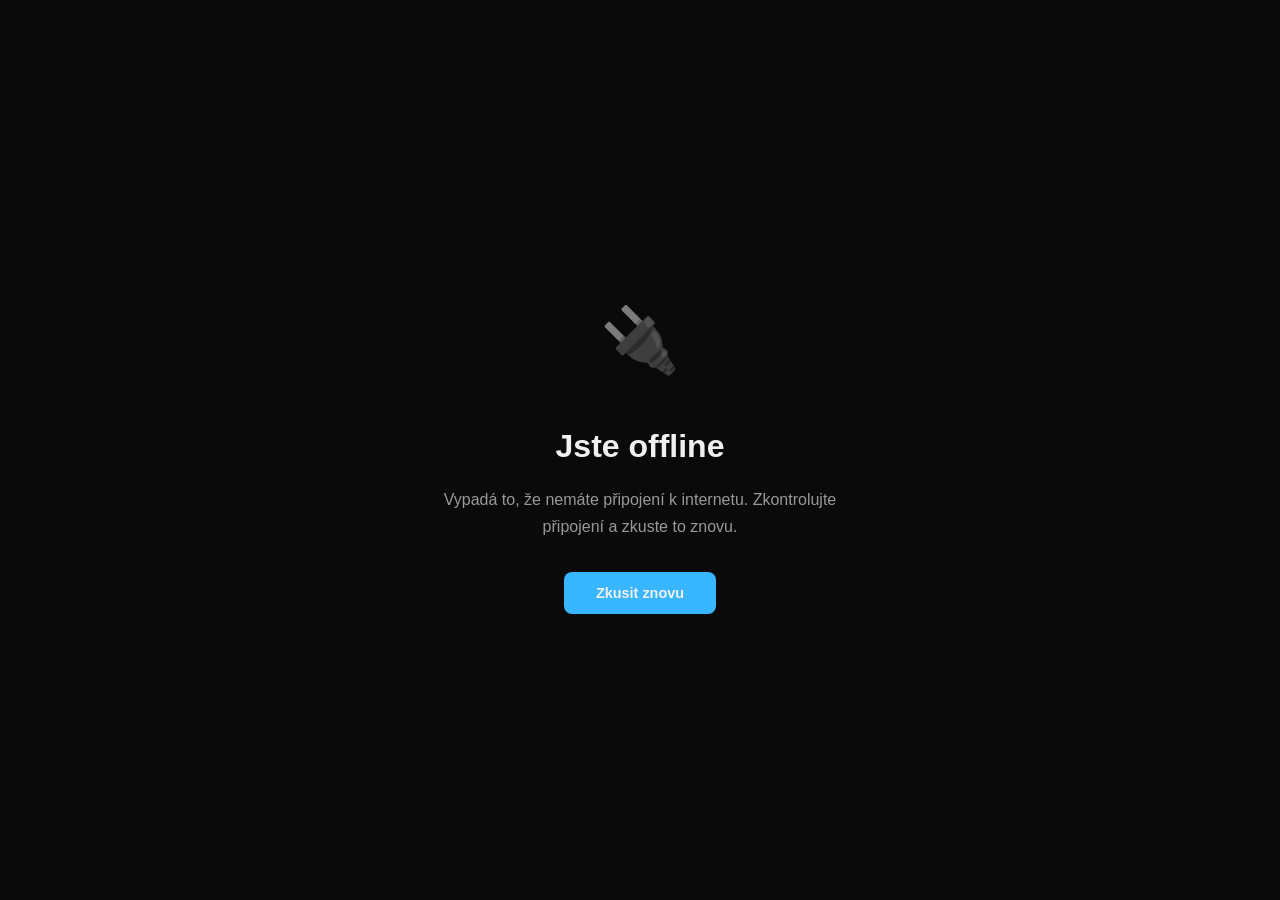
<file: offline.html>
<!DOCTYPE html>
<html lang="cs">
<head>
  <meta charset="UTF-8">
  <meta name="viewport" content="width=device-width, initial-scale=1.0">
  <title>Offline — Kudla z Brna</title>
  <meta name="robots" content="noindex">
  <link rel="icon" type="image/png" href="img/favicon.png">
  <meta name="theme-color" content="#0a0a0a">
  <meta name="color-scheme" content="dark">
  <style>
    :root { --black:#050505; --dark:#0a0a0a; --grey:#888; --grey-light:#999; --white:#f0f0f0; --accent-bright:#38b6ff; }
    *, *::before, *::after { margin:0; padding:0; box-sizing:border-box; }
    html { color-scheme:dark; }
    body { font-family:'Inter',-apple-system,sans-serif; background:var(--dark); color:var(--white); line-height:1.7; -webkit-font-smoothing:antialiased; display:flex; align-items:center; justify-content:center; min-height:100vh; padding:2rem; text-align:center; }
    .offline-content { max-width:440px; }
    .offline-icon { font-size:4rem; margin-bottom:1.5rem; opacity:0.6; }
    .offline-title { font-size:clamp(1.5rem,3vw,2rem); font-weight:800; margin-bottom:0.75rem; }
    .offline-text { color:var(--grey-light); font-size:1rem; margin-bottom:2rem; }
    .offline-btn { display:inline-flex; align-items:center; gap:0.5rem; padding:0.8rem 2rem; font-size:0.9rem; font-weight:600; color:var(--white); background:var(--accent-bright); border:none; border-radius:8px; cursor:pointer; transition:opacity 0.3s; text-decoration:none; }
    .offline-btn:hover { opacity:0.85; }
  </style>
</head>
<body>
  <div class="offline-content">
    <div class="offline-icon">&#128268;</div>
    <h1 class="offline-title">Jste offline</h1>
    <p class="offline-text">
      Vypadá to, že nemáte připojení k internetu. Zkontrolujte připojení a zkuste to znovu.
    </p>
    <button class="offline-btn" onclick="location.reload()">
      Zkusit znovu
    </button>
  </div>
</body>
</html>
</file>
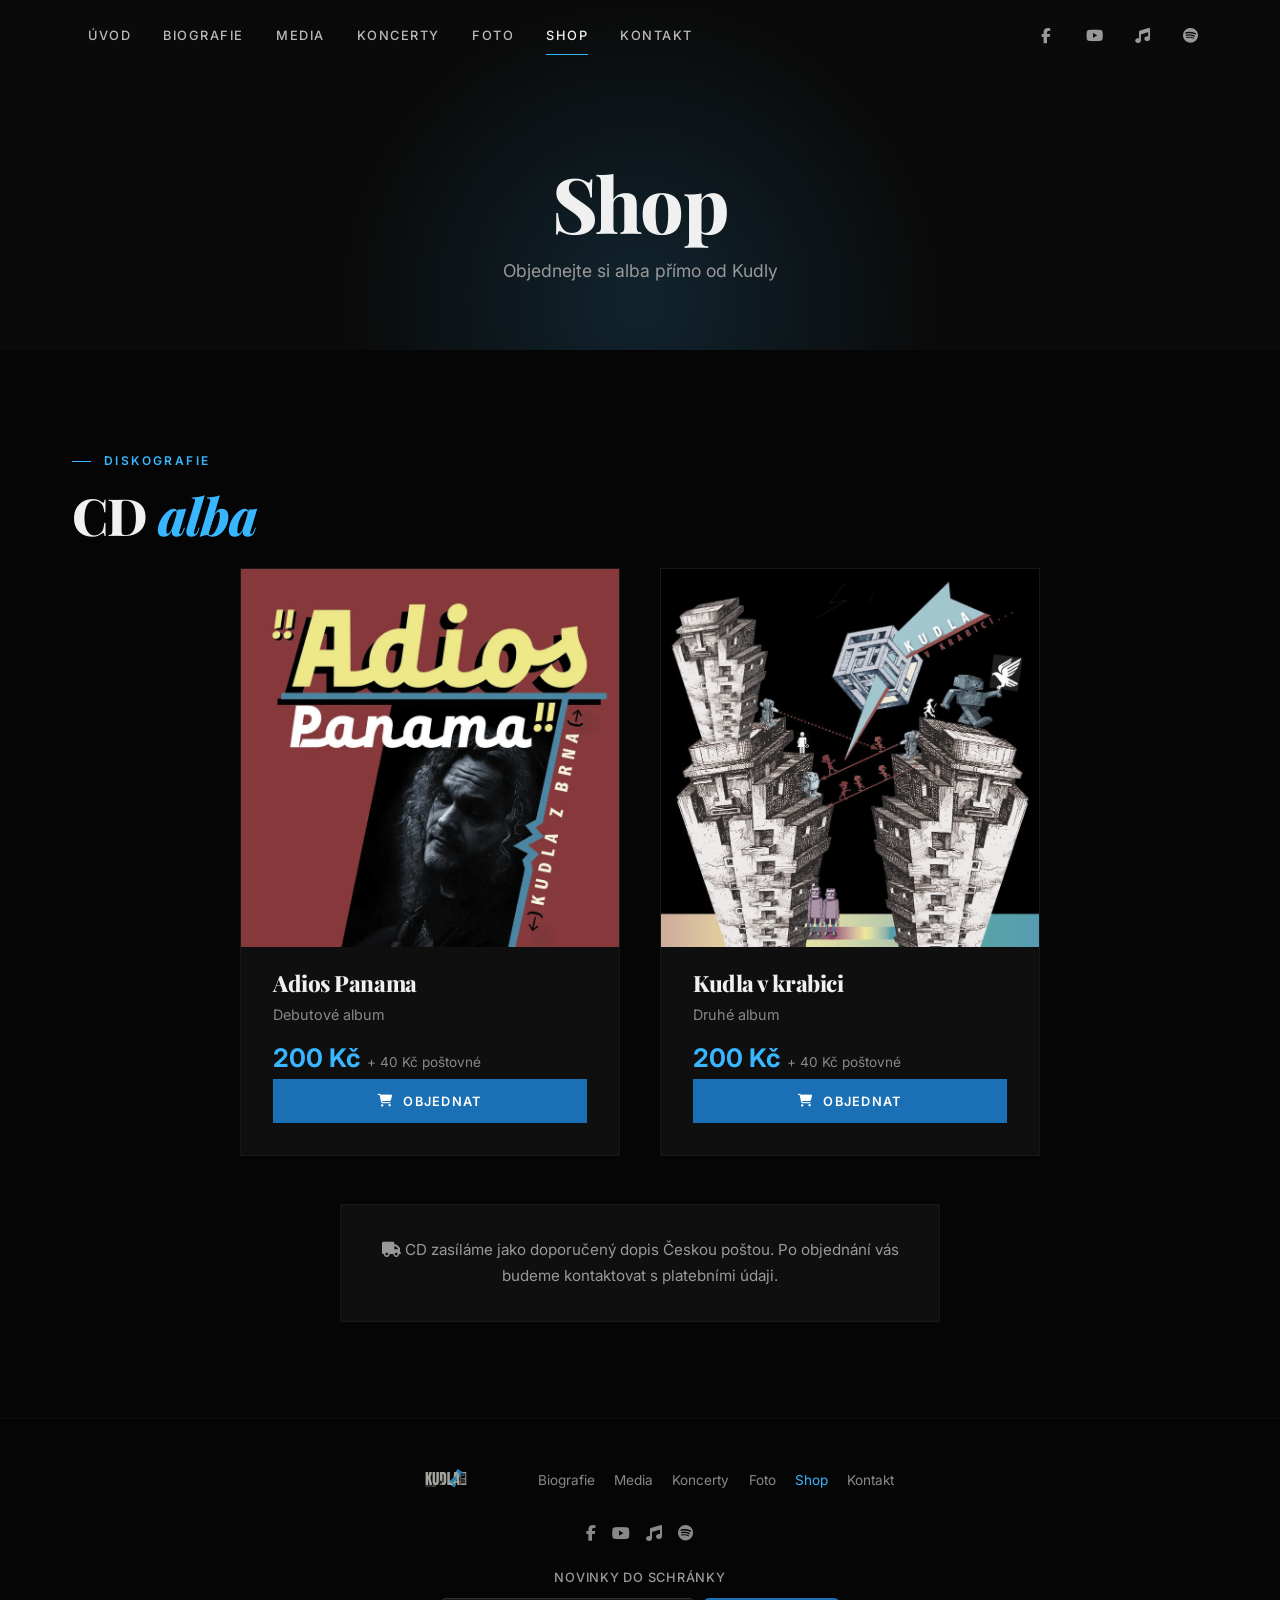
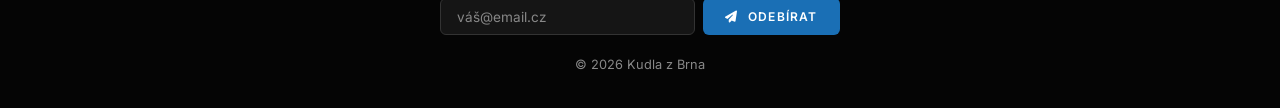
<file: shop.html>
<!DOCTYPE html>
<html lang="cs">
<head>
  <meta charset="UTF-8">
  <meta name="viewport" content="width=device-width, initial-scale=1.0">
  <title>CD Shop — Kudla z Brna</title>
  <meta name="description" content="Objednejte si CD alba Kudly z Brna — Adios Panama a Kudla v krabici.">
  <meta property="og:title" content="CD Shop — Kudla z Brna">
  <meta property="og:description" content="Objednejte si CD alba Kudly z Brna.">
  <meta property="og:type" content="website">
  <meta property="og:url" content="https://kudlazbrna.netlify.app/shop.html">
  <meta property="og:image" content="https://kudlazbrna.netlify.app/img/og-image.jpg">
  <meta property="og:image:width" content="1200">
  <meta property="og:image:height" content="630">
  <meta property="og:locale" content="cs_CZ">
  <meta name="twitter:card" content="summary_large_image">
  <meta name="twitter:title" content="CD Shop — Kudla z Brna">
  <meta name="twitter:description" content="Objednejte si CD alba Kudly z Brna.">
  <meta name="twitter:image" content="https://kudlazbrna.netlify.app/img/og-image.jpg">
  <link rel="canonical" href="https://kudlazbrna.netlify.app/shop.html">
  <link rel="preconnect" href="https://fonts.googleapis.com">
  <link rel="preconnect" href="https://fonts.gstatic.com" crossorigin>
  <link rel="preconnect" href="https://cdnjs.cloudflare.com" crossorigin>
  <link rel="dns-prefetch" href="https://img.youtube.com">
  <link rel="stylesheet" href="https://fonts.googleapis.com/css2?family=Inter:wght@300;400;500;600;700&family=Playfair+Display:ital,wght@0,700;0,800;0,900;1,700&display=swap">
  <link rel="stylesheet" href="https://cdnjs.cloudflare.com/ajax/libs/font-awesome/6.5.1/css/all.min.css" media="print" onload="this.media='all'">
  <noscript><link rel="stylesheet" href="https://cdnjs.cloudflare.com/ajax/libs/font-awesome/6.5.1/css/all.min.css"></noscript>
  <link rel="icon" type="image/png" href="img/favicon.png">
  <link rel="icon" type="image/x-icon" href="favicon.ico">
  <link rel="apple-touch-icon" href="img/apple-touch-icon.png">
  <link rel="manifest" href="manifest.json">
  <meta name="theme-color" content="#0a0a0a">
  <meta name="color-scheme" content="dark">
  <link rel="preload" href="css/style.css?v=2.9" as="style">
  <link rel="stylesheet" href="css/style.css?v=2.9">
</head>
<body>
  <a href="#main-content" class="skip-link sr-only">Přeskočit na obsah</a>

  <header class="site-header">
    <div class="header-inner">
      <nav class="main-nav" id="main-nav">
        <ul>
          <li><a href="index.html">Úvod</a></li>
          <li><a href="biografie.html">Biografie</a></li>
          <li><a href="media.html">Media</a></li>
          <li><a href="koncerty.html">Koncerty</a></li>
          <li><a href="foto.html">Foto</a></li>
          <li><a href="shop.html">Shop</a></li>
          <li><a href="kontakt.html">Kontakt</a></li>
        </ul>
      </nav>
      <div class="header-social">
        <a href="https://www.facebook.com/kudla.cz/?locale=cs_CZ" target="_blank" rel="noopener noreferrer" aria-label="Facebook"><i class="fab fa-facebook-f"></i></a>
        <a href="https://www.youtube.com/@kudla4079" target="_blank" rel="noopener noreferrer" aria-label="YouTube"><i class="fab fa-youtube"></i></a>
        <a href="https://bandzone.cz/kudla" target="_blank" rel="noopener noreferrer" aria-label="Bandzone"><i class="fas fa-music"></i></a>
        <a href="https://open.spotify.com/artist/7GOFbevhY1bWMJ0Ap31UtV" target="_blank" rel="noopener noreferrer" aria-label="Spotify"><i class="fab fa-spotify"></i></a>
      </div>
      <button class="menu-toggle" aria-label="Menu"><span></span><span></span><span></span></button>
    </div>
  </header>
  <div class="nav-overlay"></div>
  <main id="main-content">

  <section class="page-hero">
    <div class="container">
      <h1>Shop</h1>
      <p class="subtitle">Objednejte si alba přímo od Kudly</p>
    </div>
  </section>

  <section class="shop-section">
    <div class="container">
      <div class="reveal">
        <span class="section-label">Diskografie</span>
        <h2 class="section-title">CD <em>alba</em></h2>
      </div>

      <div id="shop-grid" class="shop-grid reveal"></div>
      <div id="shipping-info" class="shipping-info reveal"></div>

    </div>
  </section>

  <noscript>
    <div style="background:#1a1a1a;color:#bbb;text-align:center;padding:2rem;margin:2rem auto;max-width:600px;border-radius:12px;">
      <p style="font-size:1.1rem;margin-bottom:0.5rem;"><strong style="color:#f0f0f0;">Pro zobrazení obchodu zapněte JavaScript.</strong></p>
      <p>CD si můžete objednat emailem na <a href="mailto:m.kudlicka@seznam.cz" style="color:#38b6ff;">m.kudlicka@seznam.cz</a>.</p>
    </div>
  </noscript>

  </main>
  <footer class="site-footer">
    <div class="footer-inner">
      <div class="footer-top">
        <a href="index.html" class="footer-logo"><img src="img/logo.svg" alt="Kudla z Brna" loading="lazy" width="120" height="36"></a>
        <nav class="footer-nav" aria-label="Patička">
          <a href="biografie.html">Biografie</a>
          <a href="media.html">Media</a>
          <a href="koncerty.html">Koncerty</a>
          <a href="foto.html">Foto</a>
          <a href="shop.html">Shop</a>
          <a href="kontakt.html">Kontakt</a>
        </nav>
      </div>
      <div class="footer-social">
        <a href="https://www.facebook.com/kudla.cz/?locale=cs_CZ" target="_blank" rel="noopener noreferrer" aria-label="Facebook"><i class="fab fa-facebook-f"></i></a>
        <a href="https://www.youtube.com/@kudla4079" target="_blank" rel="noopener noreferrer" aria-label="YouTube"><i class="fab fa-youtube"></i></a>
        <a href="https://bandzone.cz/kudla" target="_blank" rel="noopener noreferrer" aria-label="Bandzone"><i class="fas fa-music"></i></a>
        <a href="https://open.spotify.com/artist/7GOFbevhY1bWMJ0Ap31UtV" target="_blank" rel="noopener noreferrer" aria-label="Spotify"><i class="fab fa-spotify"></i></a>
      </div>
      <div class="footer-newsletter">
        <p class="newsletter-label">Novinky do schránky</p>
        <form name="newsletter" method="POST" data-netlify="true" class="newsletter-form">
          <input type="email" name="email" placeholder="váš@email.cz" required aria-label="Emailová adresa pro odběr novinek">
          <button type="submit" class="btn btn-primary btn-sm"><i class="fas fa-paper-plane"></i> Odebírat</button>
        </form>
      </div>
      <p class="footer-copy">&copy; 2026 Kudla z Brna</p>
    </div>
  </footer>
  <script src="js/main.js?v=2.7" defer></script>
  <script type="application/ld+json">
  [
    {
      "@context": "https://schema.org",
      "@type": "MusicAlbum",
      "name": "Adios Panama",
      "byArtist": { "@type": "MusicGroup", "name": "Kudla z Brna" },
      "url": "https://kudlazbrna.netlify.app/shop.html",
      "image": "https://kudlazbrna.netlify.app/img/album-adios-panama.jpg",
      "albumProductionType": "https://schema.org/StudioAlbum",
      "genre": ["Folk", "Rock", "Singer-Songwriter"],
      "inLanguage": "cs",
      "description": "Debutové sólové album Kudly z Brna."
    },
    {
      "@context": "https://schema.org",
      "@type": "MusicAlbum",
      "name": "Kudla v krabici",
      "byArtist": { "@type": "MusicGroup", "name": "Kudla z Brna" },
      "url": "https://kudlazbrna.netlify.app/shop.html",
      "image": "https://kudlazbrna.netlify.app/img/album-kudla-v-krabici.jpg",
      "albumProductionType": "https://schema.org/StudioAlbum",
      "genre": ["Folk", "Rock", "Singer-Songwriter"],
      "inLanguage": "cs",
      "description": "Druhé sólové album Kudly z Brna."
    }
  ]
  </script>
</body>
</html>
</file>
<file: css/style.css>
/* ============================================
   KUDLA Z BRNA — v2 Redesign
   Inspired by: Green Day, Behemoth, Jack Johnson
   Immersive dark rock aesthetic
   ============================================ */

/* Fonts loaded via <link> in HTML for faster rendering */

:root {
  --black: #050505;
  --dark: #0a0a0a;
  --dark-2: #0f0f0f;
  --dark-3: #151515;
  --dark-4: #1a1a1a;
  --dark-5: #222;
  --grey-dark: #333;
  --grey: #888;
  --grey-light: #999;
  --grey-lighter: #bbb;
  --white: #f0f0f0;
  --white-pure: #fff;
  --accent: #1a6fb5;
  --accent-bright: #38b6ff;
  --accent-glow: rgba(56,182,255,0.15);
  --font-display: 'Playfair Display', Georgia, serif;
  --font-body: 'Inter', -apple-system, sans-serif;
  --header-h: 72px;
  --max-w: 1200px;
  --ease: cubic-bezier(.25,.46,.45,.94);
  --ease-out: cubic-bezier(.23,1,.32,1);
}

*, *::before, *::after { margin:0; padding:0; box-sizing:border-box; }
html { scroll-behavior:smooth; scroll-padding-top:var(--header-h); font-size:16px; color-scheme:dark; }

body {
  font-family: var(--font-body);
  background: var(--black);
  color: var(--white);
  line-height: 1.7;
  -webkit-font-smoothing: antialiased;
  overflow-x: hidden;
}

::selection { background:var(--accent); color:var(--white-pure); }
a { color:inherit; text-decoration:none; }
img { max-width:100%; height:auto; display:block; }
button { font-family:inherit; cursor:pointer; }

h1,h2,h3,h4 { font-family:var(--font-display); font-weight:800; line-height:1.1; letter-spacing:-0.02em; }

/* --- Section helpers --- */
.section-label {
  display:inline-block; font-family:var(--font-body); font-size:0.75rem; font-weight:600;
  letter-spacing:0.2em; text-transform:uppercase; color:var(--accent-bright);
  margin-bottom:1rem; position:relative; padding-left:2rem;
}
.section-label::before { content:''; position:absolute; left:0; top:50%; width:1.2rem; height:1px; background:var(--accent-bright); }

.section-title { font-size:clamp(2rem,4vw,3.5rem); margin-bottom:1.5rem; }
.section-title em { font-style:italic; color:var(--accent-bright); }

.container { max-width:var(--max-w); margin:0 auto; padding:0 2rem; }
section { padding:6rem 0; position:relative; contain:layout style; }

/* Reveal on scroll */
.reveal { opacity:0; transform:translateY(40px); transition: opacity 0.8s var(--ease), transform 0.8s var(--ease); }
.reveal.visible { opacity:1; transform:translateY(0); }

.divider { width:100%; height:1px; background:linear-gradient(90deg,transparent,var(--grey-dark),transparent); }

/* ============================================
   HEADER
   ============================================ */
.site-header {
  position:fixed; top:0; left:0; right:0; z-index:100;
  height:var(--header-h); transition:all 0.4s var(--ease);
}
.site-header::after {
  content:''; position:absolute; inset:0;
  background:rgba(5,5,5,0); backdrop-filter:blur(0px); -webkit-backdrop-filter:blur(0px);
  border-bottom:1px solid transparent; transition:all 0.4s var(--ease); z-index:-1;
}
.site-header.scrolled::after {
  background:rgba(5,5,5,0.92); backdrop-filter:blur(20px); -webkit-backdrop-filter:blur(20px);
  border-bottom-color:rgba(255,255,255,0.05);
}
.header-inner {
  max-width:var(--max-w); margin:0 auto; padding:0 2rem;
  height:100%; display:flex; align-items:center; justify-content:space-between;
}

.site-logo { display:flex; align-items:center; gap:0.5rem; z-index:101; }
.site-logo img { height:40px; width:auto; transition:filter 0.3s; }
.site-logo:hover img { filter: drop-shadow(0 0 8px rgba(56,182,255,0.4)); }

.header-social { display:flex; align-items:center; gap:0.75rem; }
.header-social a {
  display:flex; align-items:center; justify-content:center;
  width:36px; height:36px; border-radius:50%;
  color:var(--grey-light); font-size:0.95rem; transition:all 0.3s var(--ease);
}
.header-social a:hover { color:var(--white); background:rgba(255,255,255,0.08); }

.main-nav { display:flex; align-items:center; }
.main-nav ul { display:flex; list-style:none; gap:0; }
.main-nav a {
  display:block; padding:0.5rem 1rem; font-size:0.8rem; font-weight:500;
  letter-spacing:0.12em; text-transform:uppercase; color:var(--grey-lighter);
  transition:color 0.3s; position:relative;
}
.main-nav a::after {
  content:''; position:absolute; bottom:0; left:1rem; right:1rem;
  height:1px; background:var(--accent-bright); transform:scaleX(0); transition:transform 0.3s var(--ease);
}
.main-nav a:hover, .main-nav a.active { color:var(--white); }
.main-nav a.active::after, .main-nav a:hover::after { transform:scaleX(1); }

.menu-toggle {
  display:none; background:none; border:none;
  width:32px; height:24px; position:relative; z-index:101;
}
.menu-toggle span {
  position:absolute; left:0; width:100%; height:2px;
  background:var(--white); transition:all 0.3s var(--ease); border-radius:1px;
}
.menu-toggle span:nth-child(1){top:0}
.menu-toggle span:nth-child(2){top:11px}
.menu-toggle span:nth-child(3){top:22px}
.menu-toggle.active span:nth-child(1){top:11px;transform:rotate(45deg)}
.menu-toggle.active span:nth-child(2){opacity:0;transform:translateX(-10px)}
.menu-toggle.active span:nth-child(3){top:11px;transform:rotate(-45deg)}

/* ============================================
   HERO
   ============================================ */
.hero {
  position:relative; height:100vh; height:100dvh;
  display:flex; flex-direction:column; overflow:hidden;
  background:var(--black);
}
.hero-bg {
  position:absolute; top:0; right:0; bottom:0; width:21%;
  background:url('../img/hero-bg.jpg') center 20% / cover no-repeat;
  filter:grayscale(100%); opacity:0.5; will-change:transform;
  mask-image:linear-gradient(to right, transparent 0%, rgba(0,0,0,0.6) 40%, rgba(0,0,0,1) 100%);
  -webkit-mask-image:linear-gradient(to right, transparent 0%, rgba(0,0,0,0.6) 40%, rgba(0,0,0,1) 100%);
}
.hero-overlay {
  position:absolute; inset:0;
  background:
    linear-gradient(to bottom, rgba(5,5,5,0.3) 0%, transparent 30%, transparent 60%, rgba(5,5,5,0.7) 85%, rgba(5,5,5,1) 100%),
    linear-gradient(to right, rgba(5,5,5,0.6) 0%, rgba(5,5,5,0.2) 40%, transparent 60%);
}
.hero::before {
  content:''; position:absolute; inset:0; z-index:1; opacity:0.04; pointer-events:none;
  background-image:url("data:image/svg+xml,%3Csvg viewBox='0 0 256 256' xmlns='http://www.w3.org/2000/svg'%3E%3Cfilter id='n'%3E%3CfeTurbulence type='fractalNoise' baseFrequency='0.9' numOctaves='4' stitchTiles='stitch'/%3E%3C/filter%3E%3Crect width='100%25' height='100%25' filter='url(%23n)'/%3E%3C/svg%3E");
  background-repeat:repeat;
}
.hero-content {
  position:relative; z-index:2; text-align:center;
  padding:0 2rem;
  width:100%;
  flex:1; display:flex; flex-direction:column;
  align-items:center; justify-content:center;
  gap:0;
  padding-top:2vh;
  padding-bottom:5rem;
  min-height:0;
}
.hero-logo {
  width:min(700px, 75vw); flex-shrink:1;
  opacity:0; animation:heroFadeUp 1.2s var(--ease-out) 0.3s forwards;
}
.hero-tagline {
  font-size:clamp(0.85rem,1.4vw,1.15rem); font-weight:300; color:var(--grey-lighter);
  letter-spacing:0.15em; text-transform:uppercase;
  margin:-1.5rem 0 0.4rem;
  position:relative; z-index:1;
  opacity:0; animation:heroFadeUp 1s var(--ease-out) 0.7s forwards;
}
.hero-tagline span { color:var(--white); font-weight:500; }
.hero-cta {
  display:flex; gap:1rem; justify-content:center; flex-wrap:wrap;
}
.hero-cta .btn {
  width:210px; justify-content:center;
  opacity:0; animation:heroFadeUp 1s var(--ease-out) 1s forwards;
}
.hero-scroll {
  position:absolute; bottom:1.5rem; left:50%; transform:translateX(-50%);
  z-index:2;
  display:flex; align-items:center; justify-content:center;
  width:44px; height:44px; border-radius:50%;
  border:1px solid rgba(255,255,255,0.15);
  color:var(--grey-light); font-size:1rem;
  text-decoration:none; cursor:pointer;
  opacity:1;
  transition:all 0.3s var(--ease);
}
.hero-scroll:hover { border-color:var(--accent-bright); color:var(--accent-bright); background:rgba(56,182,255,0.06); }
.hero-scroll-arrow { animation:scrollBounce 2s ease-in-out infinite; }
@keyframes heroFadeUp { from{opacity:0;transform:translateY(30px)} to{opacity:1;transform:translateY(0)} }
@keyframes scrollBounce { 0%,100%{transform:translateY(0)} 50%{transform:translateY(4px)} }

/* --- Buttons --- */
.btn {
  display:inline-flex; align-items:center; gap:0.6rem;
  padding:0.9rem 2.2rem; font-size:0.8rem; font-weight:600;
  font-family:var(--font-body); letter-spacing:0.1em; text-transform:uppercase;
  border-radius:0; border:none; cursor:pointer; transition:all 0.4s var(--ease);
  position:relative; overflow:hidden;
}
.btn-primary { background:var(--accent); color:var(--white-pure); }
.btn-primary:hover { background:var(--accent-bright); transform:translateY(-2px); box-shadow:0 10px 30px rgba(26,111,181,0.35); }
.btn-ghost { background:transparent; color:var(--white); border:1px solid rgba(255,255,255,0.2); }
.btn-ghost:hover { border-color:var(--white); background:rgba(255,255,255,0.05); transform:translateY(-2px); }
.btn-sm { padding:0.6rem 1.4rem; font-size:0.75rem; }

/* ============================================
   ABOUT STRIP
   ============================================ */
.about-strip { padding:5rem 0; background:var(--dark); }
.about-strip .container { display:grid; grid-template-columns:1fr 1.3fr; gap:4rem; align-items:center; }

.about-image { position:sticky; top:6rem; overflow:hidden; align-self:start; }
.about-image img { width:100%; aspect-ratio:3/4; object-fit:cover; filter:grayscale(100%); transition:filter 0.6s var(--ease); }
.about-image:hover img { filter:grayscale(50%); }
.about-image::before {
  content:''; position:absolute; top:-1px; left:-1px;
  width:60px; height:60px; border-top:3px solid var(--accent); border-left:3px solid var(--accent);
  z-index:1; transition:all 0.4s var(--ease);
}
.about-image:hover::before { width:80px; height:80px; }

.about-text p { color:var(--grey-light); font-size:1.05rem; margin-bottom:1.5rem; }
.about-text p:first-of-type { color:var(--white); font-size:1.15rem; }

.about-tags { display:flex; flex-wrap:wrap; gap:0.4rem; margin:2rem 0; }
.tag {
  padding:0.35rem 0.9rem; font-size:0.75rem; font-weight:500; letter-spacing:0.05em;
  color:var(--grey-lighter); border:1px solid var(--grey-dark); text-transform:uppercase; transition:all 0.3s;
}
.tag:hover { border-color:var(--accent); color:var(--accent-bright); }

/* ============================================
   VIDEO
   ============================================ */
.video-section { background:var(--black); padding:6rem 0; }
.video-featured { margin-bottom:3rem; }

/* Thumbnail-based video cards */
.video-thumb {
  position:relative; padding-bottom:56.25%; height:0; background:var(--dark-3); overflow:hidden;
  cursor:pointer; border-radius:8px;
}
.video-thumb img {
  position:absolute; inset:0; width:100%; height:100%; object-fit:cover;
  transition:transform 0.5s var(--ease), filter 0.5s var(--ease);
}
.video-thumb:hover img { transform:scale(1.05); filter:brightness(0.7); }
.video-thumb iframe {
  position:absolute; inset:0; width:100%; height:100%; border:none; border-radius:8px;
}
.video-play-btn {
  position:absolute; top:50%; left:50%; transform:translate(-50%,-50%) scale(1);
  background:none; border:none; cursor:pointer; z-index:2; padding:0;
  transition:transform 0.3s var(--ease), opacity 0.3s var(--ease);
  filter:drop-shadow(0 4px 12px rgba(0,0,0,0.5));
}
.video-play-btn svg { width:68px; height:48px; }
.video-thumb:hover .video-play-btn { transform:translate(-50%,-50%) scale(1.15); }
.video-badge {
  position:absolute; top:0.75rem; right:0.75rem; z-index:2;
  background:rgba(0,0,0,0.75); backdrop-filter:blur(6px);
  color:var(--grey-lighter); font-size:0.75rem; font-weight:500;
  padding:0.3rem 0.7rem; border-radius:20px;
  display:flex; align-items:center; gap:0.35rem;
  pointer-events:none;
}
.video-thumb-info {
  position:absolute; bottom:0; left:0; right:0; z-index:2;
  padding:3rem 1.5rem 1.2rem;
  background:linear-gradient(to top, rgba(0,0,0,0.85) 0%, transparent 100%);
  pointer-events:none;
}
.video-thumb-info h3 {
  font-family:var(--font-display); font-size:1.5rem; font-weight:700; margin-bottom:0.3rem;
}
.video-thumb-info .video-views {
  color:var(--grey-light); font-size:0.85rem; display:flex; align-items:center; gap:0.4rem;
}
.video-thumb--featured { border-radius:12px; margin-bottom:2rem; }
.video-thumb--featured .video-play-btn svg { width:80px; height:56px; }

/* ---- BENTO VIDEO TEASER (homepage) ---- */
.video-bento {
  display:grid; grid-template-columns:1.2fr 1fr; gap:1rem; margin-bottom:1rem;
}
.bento-hero { grid-row:1; }
.bento-main {
  border-radius:16px; height:100%; min-height:360px;
}
.bento-main img { border-radius:16px; }
.bento-main iframe { border-radius:16px; }
.bento-main .video-play-btn svg { width:80px; height:56px; }
.bento-main-info {
  position:absolute; bottom:0; left:0; right:0; z-index:2;
  padding:4rem 1.5rem 1.5rem;
  background:linear-gradient(to top, rgba(0,0,0,0.9) 0%, rgba(0,0,0,0.4) 60%, transparent 100%);
  border-radius:0 0 16px 16px;
  pointer-events:none;
}
.bento-main-info h3 {
  font-family:var(--font-display); font-size:1.6rem; font-weight:700; margin-bottom:0.25rem; line-height:1.2;
}
.bento-main-info .video-views {
  color:var(--grey-light); font-size:0.85rem; display:flex; align-items:center; gap:0.4rem;
}
.bento-rank {
  display:inline-block; background:var(--accent-bright); color:var(--black);
  font-size:0.7rem; font-weight:700; padding:0.15rem 0.5rem; border-radius:4px;
  margin-bottom:0.4rem; letter-spacing:0.05em;
}
.bento-side {
  display:grid; grid-template-columns:1fr 1fr; grid-template-rows:1fr 1fr; gap:1rem;
}
.bento-item {
  border-radius:12px; min-height:170px;
}
.bento-item img { border-radius:12px; }
.bento-item iframe { border-radius:12px; }
.bento-item .video-play-btn svg { width:48px; height:34px; }
.bento-item-info {
  position:absolute; bottom:0; left:0; right:0; z-index:2;
  padding:2.5rem 0.8rem 0.7rem;
  background:linear-gradient(to top, rgba(0,0,0,0.9) 0%, transparent 100%);
  border-radius:0 0 12px 12px;
  pointer-events:none;
}
.bento-item-info h3 {
  font-family:var(--font-body); font-size:0.8rem; font-weight:600; line-height:1.3; margin-bottom:0.15rem;
  white-space:nowrap; overflow:hidden; text-overflow:ellipsis;
}
.bento-item-info .video-views {
  color:var(--grey-light); font-size:0.7rem; display:flex; align-items:center; gap:0.3rem;
}
.bento-item-info .bento-rank { font-size:0.6rem; padding:0.1rem 0.4rem; margin-bottom:0.2rem; }

/* Video grid (media page) */
.video-grid { display:grid; grid-template-columns:repeat(auto-fit,minmax(300px,1fr)); gap:1.5rem; }
.video-card {
  background:var(--dark-2); overflow:hidden; border:1px solid rgba(255,255,255,0.03);
  border-radius:12px; transition:all 0.4s var(--ease);
}
.video-card .video-thumb { border-radius:12px 12px 0 0; }
.video-card:hover { border-color:var(--accent-bright); transform:translateY(-6px); box-shadow:0 20px 60px rgba(0,0,0,0.5), 0 0 0 1px var(--accent-bright); }
.video-card-info { padding:1rem 1.2rem 1.2rem; }
.video-card-info h3 { font-family:var(--font-body); font-size:0.95rem; font-weight:600; margin-bottom:0.2rem; }
.video-card-info p { color:var(--grey); font-size:0.8rem; }

/* ============================================
   CONCERTS
   ============================================ */
.concerts-section { background:var(--dark); content-visibility:auto; contain-intrinsic-size:auto 600px; }
.concerts-list { max-width:800px; margin:0 auto; }
.concert-item {
  display:grid; grid-template-columns:90px 1fr auto; gap:2rem; align-items:center;
  padding:1.5rem 0; border-bottom:1px solid rgba(255,255,255,0.05); transition:all 0.3s var(--ease);
}
.concert-item:hover { padding-left:1rem; border-bottom-color:var(--accent); }
.concert-date { text-align:center; }
.concert-date .day { display:block; font-family:var(--font-display); font-size:2.2rem; font-weight:800; color:var(--accent-bright); line-height:1; }
.concert-date .month-year { display:block; font-size:0.7rem; font-weight:600; letter-spacing:0.15em; text-transform:uppercase; color:var(--grey); margin-top:0.25rem; }
.concert-info h3 { font-family:var(--font-body); font-size:1.05rem; font-weight:600; }
.concert-info .venue { color:var(--grey-light); font-size:0.9rem; margin-top:0.15rem; }
.concert-item.past { opacity:0.4; }
.concert-item.past:hover { opacity:0.7; }
.year-header { font-family:var(--font-display); font-size:1.8rem; color:var(--grey-dark); margin:3rem 0 1rem; padding-bottom:0.5rem; border-bottom:1px solid rgba(255,255,255,0.05); }
.year-header:first-child { margin-top:0; }

/* --- Next Concert Featured Card (homepage) --- */
.next-concert-card {
  display:grid; grid-template-columns:140px 1fr; gap:2.5rem; align-items:center;
  background:linear-gradient(135deg, var(--dark-2), var(--dark-3));
  border:1px solid rgba(56,182,255,0.15); border-radius:16px;
  padding:2.5rem; margin-bottom:2rem; position:relative; overflow:hidden;
  transition:all 0.4s var(--ease);
}
.next-concert-card::before {
  content:''; position:absolute; top:0; left:0; width:4px; height:100%;
  background:linear-gradient(to bottom, var(--accent-bright), var(--accent));
  border-radius:4px 0 0 4px;
}
.next-concert-card:hover { border-color:rgba(56,182,255,0.3); box-shadow:0 20px 60px rgba(0,0,0,0.4), 0 0 30px rgba(56,182,255,0.08); }

.next-concert-date {
  display:flex; flex-direction:column; align-items:center; gap:0.3rem;
  padding:1rem; background:rgba(56,182,255,0.08); border-radius:12px;
}
.next-day {
  font-family:var(--font-display); font-size:3.5rem; font-weight:900;
  color:var(--accent-bright); line-height:1;
}
.next-month {
  font-size:0.85rem; font-weight:500; text-transform:capitalize;
  color:var(--grey-lighter); letter-spacing:0.03em;
}
.next-countdown {
  display:inline-block; margin-top:0.3rem;
  background:var(--accent); color:var(--white-pure);
  font-size:0.7rem; font-weight:700; letter-spacing:0.05em; text-transform:uppercase;
  padding:0.25rem 0.7rem; border-radius:20px;
  animation:countdownPulse 2s ease-in-out infinite;
}
@keyframes countdownPulse { 0%,100%{opacity:1} 50%{opacity:0.7} }

.next-concert-body { display:flex; flex-direction:column; gap:0.6rem; }
.next-concert-meta { display:flex; align-items:center; gap:0.75rem; flex-wrap:wrap; }

.concert-type-tag {
  display:inline-flex; align-items:center; gap:0.35rem;
  font-size:0.7rem; font-weight:600; letter-spacing:0.08em; text-transform:uppercase;
  padding:0.3rem 0.8rem; border-radius:4px;
}
.concert-type-tag.koncert { background:rgba(56,182,255,0.15); color:var(--accent-bright); }
.concert-type-tag.festival { background:rgba(168,85,247,0.15); color:#a855f7; }
.concert-type-tag.akce { background:rgba(34,197,94,0.15); color:#22c55e; }
.concert-type-tag.moderovani { background:rgba(234,179,8,0.15); color:#eab308; }

.concert-time {
  font-size:0.85rem; color:var(--grey-light);
  display:inline-flex; align-items:center; gap:0.35rem;
}
.concert-time i { color:var(--accent-bright); font-size:0.75rem; }

.next-concert-title {
  font-family:var(--font-display); font-size:1.6rem; font-weight:800;
  line-height:1.2; color:var(--white);
}
.next-concert-venue {
  font-size:1rem; color:var(--grey-light);
  display:flex; align-items:center; gap:0.5rem;
}
.next-concert-venue i { color:var(--accent-bright); font-size:0.85rem; }
.next-concert-note {
  font-size:0.9rem; color:var(--grey); font-style:italic;
}
.next-concert-actions { margin-top:0.5rem; }

/* Upcoming list (compact items below featured card) */
.upcoming-list { margin-top:0.5rem; }

/* Countdown badge (inline, for concert lists) */
.concert-countdown-badge {
  display:inline-block; margin-top:0.4rem;
  background:rgba(56,182,255,0.12); color:var(--accent-bright);
  font-size:0.7rem; font-weight:600; letter-spacing:0.05em;
  padding:0.2rem 0.6rem; border-radius:12px;
}

/* ============================================
   GALLERY
   ============================================ */
.gallery-section { background:var(--black); content-visibility:auto; contain-intrinsic-size:auto 800px; }
.gallery-grid { display:grid; grid-template-columns:repeat(3,1fr); gap:4px; }
.gallery-item { position:relative; overflow:hidden; cursor:pointer; aspect-ratio:1; }
.gallery-item img { width:100%; height:100%; object-fit:cover; filter:grayscale(100%); transition:all 0.6s var(--ease); }
.gallery-item:hover img { filter:grayscale(40%); transform:scale(1.08); }
.gallery-item::after { content:''; position:absolute; inset:0; background:rgba(5,5,5,0.3); opacity:1; transition:opacity 0.4s; }
.gallery-item:hover::after { opacity:0; }

/* Lightbox */
.lightbox { display:none; position:fixed; inset:0; z-index:200; background:rgba(0,0,0,0.96); align-items:center; justify-content:center; }
.lightbox.active { display:flex; }
.lightbox img { max-width:90vw; max-height:85vh; object-fit:contain; }
.lightbox-close { position:absolute; top:1.5rem; right:1.5rem; background:none; border:none; color:var(--white); font-size:1.5rem; width:48px; height:48px; display:flex; align-items:center; justify-content:center; border-radius:50%; transition:background 0.3s; }
.lightbox-close:hover { background:rgba(255,255,255,0.1); }
.lightbox-nav { position:absolute; top:50%; transform:translateY(-50%); background:none; border:none; color:var(--white); font-size:2rem; padding:1rem; opacity:0.5; transition:opacity 0.3s; }
.lightbox-nav:hover { opacity:1; }
.lightbox-prev { left:1rem; }
.lightbox-next { right:1rem; }
.lightbox-counter { position:absolute; bottom:1.5rem; left:50%; transform:translateX(-50%); color:var(--grey-light); font-size:0.85rem; font-variant-numeric:tabular-nums; letter-spacing:0.05em; background:rgba(0,0,0,0.5); padding:0.3rem 1rem; border-radius:20px; }

/* ============================================
   CONTACT
   ============================================ */
.contact-section { background:var(--dark); }
.contact-grid { display:grid; grid-template-columns:1fr 1fr; gap:4rem; }
.contact-item { display:flex; gap:1.2rem; margin-bottom:2.5rem; }
.contact-icon {
  width:48px; height:48px; display:flex; align-items:center; justify-content:center;
  border:1px solid var(--grey-dark); color:var(--accent-bright); font-size:1.1rem; flex-shrink:0; transition:all 0.3s;
}
.contact-item:hover .contact-icon { background:var(--accent); border-color:var(--accent); color:var(--white-pure); }
.contact-item h3 { font-family:var(--font-body); font-size:0.7rem; font-weight:600; letter-spacing:0.15em; text-transform:uppercase; color:var(--grey); margin-bottom:0.2rem; }
.contact-item a, .contact-item p { font-size:1.1rem; color:var(--white); }
.social-row { display:flex; gap:0.75rem; margin-top:2rem; }
.social-btn {
  width:52px; height:52px; display:flex; align-items:center; justify-content:center;
  border:1px solid var(--grey-dark); color:var(--grey-light); font-size:1.2rem; transition:all 0.3s var(--ease);
}
.social-btn:hover { background:var(--accent); border-color:var(--accent); color:var(--white-pure); transform:translateY(-3px); box-shadow:0 8px 25px rgba(26,111,181,0.3); }
.info-card { background:var(--dark-3); border:1px solid rgba(255,255,255,0.04); padding:2.5rem; }
.info-card h3 { font-family:var(--font-body); font-size:1rem; font-weight:600; margin-bottom:0.75rem; display:flex; align-items:center; gap:0.6rem; }
.info-card h3 i { color:var(--accent-bright); }
.info-card p { color:var(--grey-light); font-size:0.95rem; margin-bottom:1.5rem; }
.info-card p:last-child { margin-bottom:0; }

/* ============================================
   SHOP
   ============================================ */
.shop-section { background:var(--black); }
.shop-grid { display:grid; grid-template-columns:repeat(auto-fit,minmax(320px,1fr)); gap:2.5rem; max-width:800px; margin:0 auto; }
.album-card { background:var(--dark-2); border:1px solid rgba(255,255,255,0.04); overflow:hidden; transition:all 0.4s var(--ease); }
.album-card:hover { border-color:rgba(255,255,255,0.1); transform:translateY(-6px); box-shadow:0 25px 60px rgba(0,0,0,0.5); }
.album-cover { aspect-ratio:1; overflow:hidden; background:var(--dark-3); }
.album-cover img { width:100%; height:100%; object-fit:cover; filter:grayscale(60%); transition:all 0.6s var(--ease); }
.album-card:hover .album-cover img { filter:grayscale(20%); transform:scale(1.04); }
.album-info { padding:1.5rem 2rem 2rem; }
.album-info h3 { font-size:1.4rem; margin-bottom:0.5rem; }
.album-price { font-size:1.6rem; font-weight:700; color:var(--accent-bright); }
.album-shipping { font-size:0.85rem; color:var(--grey); font-weight:400; }
.album-desc { font-size:0.9rem; color:var(--grey); margin-bottom:0.5rem; }
.album-info .btn { width:100%; justify-content:center; }
.shipping-info { max-width:600px; margin:3rem auto 0; text-align:center; padding:2rem; background:var(--dark-2); border:1px solid rgba(255,255,255,0.04); color:var(--grey-light); font-size:0.95rem; }
.shipping-info strong { color:var(--white); }

/* ORDER MODAL */
.order-modal { position:fixed; inset:0; z-index:2000; display:flex; align-items:center; justify-content:center; opacity:0; pointer-events:none; transition:opacity 0.3s; }
.order-modal.active { opacity:1; pointer-events:all; }
.order-modal-backdrop { position:absolute; inset:0; background:rgba(0,0,0,0.8); backdrop-filter:blur(4px); }
.order-modal-content { position:relative; background:var(--dark-2); border:1px solid rgba(255,255,255,0.08); border-radius:12px; padding:2.5rem; width:90%; max-width:460px; max-height:90vh; overflow-y:auto; transform:translateY(20px); transition:transform 0.3s; }
.order-modal.active .order-modal-content { transform:translateY(0); }
.order-modal-close { position:absolute; top:1rem; right:1.2rem; background:none; border:none; color:var(--grey); font-size:1.8rem; cursor:pointer; line-height:1; transition:color 0.2s; }
.order-modal-close:hover { color:var(--white); }
.order-modal-content h3 { font-family:var(--font-body); font-size:1.1rem; font-weight:600; color:var(--white); margin-bottom:0.3rem; }
.order-album-title { font-family:var(--font-display); font-size:1.5rem; color:var(--accent-bright); margin-bottom:1.5rem; }
.form-group { margin-bottom:1.2rem; }
.form-group label { display:block; font-size:0.85rem; color:var(--grey-light); margin-bottom:0.4rem; font-weight:500; }
.form-group input, .form-group textarea { width:100%; padding:0.75rem 1rem; background:var(--dark); border:1px solid rgba(255,255,255,0.1); border-radius:8px; color:var(--white); font-size:0.95rem; font-family:var(--font-body); transition:border-color 0.2s; }
.form-group input:focus, .form-group textarea:focus { outline:none; border-color:var(--accent); }
.form-group input::placeholder, .form-group textarea::placeholder { color:var(--grey); }
.btn-full { width:100%; justify-content:center; margin-top:0.5rem; }
.order-success { display:flex; flex-direction:column; align-items:center; text-align:center; gap:1rem; padding:2rem 0; }
.order-success i { font-size:3rem; color:var(--accent-bright); }
.order-success h4 { font-size:1.3rem; color:var(--white); }
.order-success p { color:var(--grey-light); font-size:0.95rem; }

/* ============================================
   FOOTER
   ============================================ */
.site-footer { background:var(--black); border-top:1px solid rgba(255,255,255,0.04); padding:2.5rem 0 2rem; }
.footer-inner { max-width:var(--max-w); margin:0 auto; padding:0 2rem; display:flex; flex-direction:column; align-items:center; gap:1.2rem; }
.footer-top { display:flex; align-items:center; justify-content:center; gap:2rem; flex-wrap:wrap; }
.footer-logo img { height:42px; opacity:0.7; }
.footer-nav { display:flex; gap:1.2rem; flex-wrap:wrap; justify-content:center; }
.footer-nav a { color:var(--grey); font-size:0.85rem; transition:color 0.3s; }
.footer-nav a:hover, .footer-nav a.active { color:var(--accent-bright); }
.footer-social { display:flex; gap:1rem; }
.footer-social a { color:var(--grey); font-size:1rem; transition:color 0.3s; }
.footer-social a:hover { color:var(--white); }
.footer-newsletter { width:100%; max-width:400px; text-align:center; }
.newsletter-label { color:var(--grey-light); font-size:0.8rem; font-weight:500; letter-spacing:0.06em; text-transform:uppercase; margin-bottom:0.6rem; }
.newsletter-form { display:flex; gap:0.5rem; }
.newsletter-form input[type="email"] {
  flex:1; padding:0.6rem 1rem; font-family:var(--font-body); font-size:0.85rem;
  background:var(--dark-3); border:1px solid var(--grey-dark); border-radius:6px;
  color:var(--white); transition:border-color 0.3s;
}
.newsletter-form input[type="email"]:focus { outline:none; border-color:var(--accent-bright); }
.newsletter-form input[type="email"]::placeholder { color:var(--grey); }
.newsletter-form button { white-space:nowrap; border-radius:6px; }
.newsletter-success { color:var(--accent-bright); font-size:0.85rem; margin-top:0.5rem; }
.footer-copy { color:var(--grey); font-size:0.8rem; }

/* ============================================
   PAGE HEROES (sub-pages)
   ============================================ */
.page-hero { padding:10rem 0 4rem; text-align:center; background:var(--dark); position:relative; overflow:hidden; }
.page-hero::before {
  content:''; position:absolute; top:0; left:50%; transform:translateX(-50%);
  width:600px; height:600px; background:radial-gradient(circle,var(--accent-glow),transparent 70%); pointer-events:none;
}
.page-hero h1 { font-size:clamp(2.5rem,6vw,5rem); position:relative; }
.page-hero .subtitle { color:var(--grey-light); font-size:1.1rem; margin-top:0.75rem; position:relative; }

/* Bio page */
.bio-content { max-width:900px; margin:0 auto; }
.bio-content .bio-grid { display:grid; grid-template-columns:1fr 1.2fr; gap:4rem; align-items:start; }
.bio-content p { color:var(--grey-light); font-size:1.05rem; margin-bottom:1.5rem; line-height:1.8; }
.bio-content h3 {
  font-family:var(--font-body); font-size:1.1rem; font-weight:600;
  margin-top:2.5rem; margin-bottom:0.75rem; color:var(--white);
  display:flex; align-items:center; gap:0.5rem;
}
.bio-content h3::before { content:''; width:20px; height:2px; background:var(--accent); }

/* ============================================
   ADMIN STYLES
   ============================================ */
.admin-page { padding-top: calc(var(--header-h) + 2rem); min-height: 100vh; }
.admin-container { max-width: 900px; margin: 0 auto; padding: 2rem; }
.admin-section { background: var(--dark-2); border: 1px solid rgba(255,255,255,0.06); padding: 2rem; margin-bottom: 2rem; }
.admin-section h2 { font-family: var(--font-body); font-size: 1.3rem; font-weight: 600; margin-bottom: 1.5rem; display: flex; align-items: center; gap: 0.5rem; }
.admin-section h2 i { color: var(--accent-bright); }
.admin-form label { display: block; font-size: 0.8rem; font-weight: 500; letter-spacing: 0.05em; text-transform: uppercase; color: var(--grey-light); margin-bottom: 0.4rem; margin-top: 1rem; }
.admin-form label:first-child { margin-top: 0; }
.admin-form input, .admin-form textarea, .admin-form select { width: 100%; padding: 0.7rem 1rem; font-family: var(--font-body); font-size: 0.95rem; background: var(--dark-4); border: 1px solid var(--grey-dark); color: var(--white); transition: border-color 0.3s; }
.admin-form input:focus, .admin-form textarea:focus { outline: none; border-color: var(--accent-bright); }
.admin-form textarea { min-height: 100px; resize: vertical; }
.admin-item { background: var(--dark-3); border: 1px solid rgba(255,255,255,0.04); padding: 1rem 1.5rem; margin-bottom: 0.5rem; display: flex; align-items: center; justify-content: space-between; }
.admin-item h3.admin-item-title { font-family: var(--font-body); font-weight: 500; font-size: 0.95rem; line-height: 1.3; }
.admin-item .item-meta { color: var(--grey); font-size: 0.85rem; }
.admin-item-actions { display: flex; gap: 0.5rem; }
.admin-item-actions button { background: none; border: 1px solid var(--grey-dark); color: var(--grey-light); padding: 0.3rem 0.8rem; font-size: 0.8rem; cursor: pointer; transition: all 0.3s; }
.admin-item-actions button:hover { border-color: var(--accent-bright); color: var(--accent-bright); }
.admin-item-actions button.delete:hover { border-color: #e74c3c; color: #e74c3c; }
.admin-btn { display: inline-flex; align-items: center; gap: 0.5rem; padding: 0.7rem 1.5rem; font-size: 0.85rem; font-weight: 500; background: var(--accent); color: var(--white-pure); border: none; cursor: pointer; transition: all 0.3s; margin-top: 1rem; }
.admin-btn:hover { background: var(--accent-bright); }
.admin-btn.secondary { background: transparent; border: 1px solid var(--grey-dark); color: var(--grey-lighter); }
.admin-btn.secondary:hover { border-color: var(--white); color: var(--white); }
.admin-message { padding: 1rem; margin-bottom: 1rem; font-size: 0.9rem; }
.admin-message.success { background: rgba(56,182,255,0.1); border: 1px solid rgba(56,182,255,0.3); color: var(--accent-bright); }
.admin-message.error { background: rgba(231,76,60,0.1); border: 1px solid rgba(231,76,60,0.3); color: #e74c3c; }
.admin-tabs { display: flex; gap: 0; border-bottom: 1px solid var(--grey-dark); margin-bottom: 2rem; }
.admin-tab { padding: 0.8rem 1.5rem; font-size: 0.85rem; font-weight: 500; color: var(--grey); cursor: pointer; border-bottom: 2px solid transparent; transition: all 0.3s; background: none; border-top: none; border-left: none; border-right: none; }
.admin-tab:hover { color: var(--white); }
.admin-tab.active { color: var(--accent-bright); border-bottom-color: var(--accent-bright); }
.admin-login { max-width: 400px; margin: 20vh auto; text-align: center; }
.admin-login h1 { font-size: 1.8rem; margin-bottom: 0.5rem; }
.admin-login p { color: var(--grey-light); margin-bottom: 2rem; }
.file-upload-area { border: 2px dashed var(--grey-dark); padding: 2rem; text-align: center; cursor: pointer; transition: all 0.3s; color: var(--grey); }
.file-upload-area:hover { border-color: var(--accent-bright); color: var(--accent-bright); }
.file-upload-area input[type="file"] { display: none; }
.preview-grid { display: grid; grid-template-columns: repeat(auto-fill, minmax(100px, 1fr)); gap: 0.5rem; margin-top: 1rem; }
.preview-item { position: relative; aspect-ratio: 1; }
.preview-item img { width: 100%; height: 100%; object-fit: cover; }
.preview-item button { position: absolute; top: 4px; right: 4px; background: rgba(0,0,0,0.7); border: none; color: white; width: 24px; height: 24px; cursor: pointer; font-size: 0.8rem; }

/* ============================================
   RESPONSIVE
   ============================================ */
@media(max-width:900px){
  .menu-toggle{display:block}
  .main-nav{position:fixed;top:0;right:0;width:100%;height:100vh;background:var(--black);display:flex;align-items:center;justify-content:center;z-index:100;opacity:0;visibility:hidden;transform:translateX(30px);transition:opacity 0.35s var(--ease),transform 0.35s var(--ease),visibility 0.35s}
  .main-nav.open{opacity:1;visibility:visible;transform:translateX(0)}
  .main-nav ul{flex-direction:column;align-items:center;gap:0.5rem}
  .main-nav a{font-size:1.2rem;padding:0.75rem 2rem;opacity:0;transform:translateY(10px);transition:color 0.3s,opacity 0.3s var(--ease),transform 0.3s var(--ease)}
  .main-nav.open a{opacity:1;transform:translateY(0)}
  .main-nav.open li:nth-child(1) a{transition-delay:0.05s}
  .main-nav.open li:nth-child(2) a{transition-delay:0.1s}
  .main-nav.open li:nth-child(3) a{transition-delay:0.15s}
  .main-nav.open li:nth-child(4) a{transition-delay:0.2s}
  .main-nav.open li:nth-child(5) a{transition-delay:0.25s}
  .main-nav.open li:nth-child(6) a{transition-delay:0.3s}
  .main-nav.open li:nth-child(7) a{transition-delay:0.35s}
  .header-social{display:none}
  .video-bento{grid-template-columns:1fr}
  .bento-main{min-height:240px}
  .bento-side{grid-template-columns:1fr 1fr}
  .about-strip .container{grid-template-columns:1fr;gap:2rem}
  .contact-grid{grid-template-columns:1fr;gap:2rem}
  .bio-content .bio-grid{grid-template-columns:1fr;gap:2rem}
  .concert-item{grid-template-columns:80px 1fr;gap:1rem}
  .concert-link{grid-column:1/-1;justify-self:end}
  .next-concert-card{grid-template-columns:110px 1fr;gap:1.5rem;padding:1.5rem}
  .next-day{font-size:2.8rem}
  .next-concert-title{font-size:1.3rem}
  .gallery-grid{grid-template-columns:repeat(2,1fr)}
  .hero-content{padding-top:0}
  .hero-logo{width:min(700px, 80vw)}
  .hero-bg{width:25%}
  .footer-top{flex-direction:column;gap:1rem}
  .footer-nav{gap:0.8rem}
  .newsletter-form{flex-direction:column}
  .newsletter-form button{width:100%}
}
@media(max-width:600px){
  section{padding:4rem 0}
  .container{padding:0 1.25rem}
  .video-grid{grid-template-columns:1fr}
  .video-thumb--featured .video-play-btn svg{width:60px;height:42px}
  .video-thumb-info h3{font-size:1.1rem}
  .bento-side{grid-template-columns:1fr;grid-template-rows:auto}
  .bento-item{min-height:200px}
  .bento-main-info h3{font-size:1.2rem}
  .shop-grid{grid-template-columns:1fr}
  .gallery-grid{grid-template-columns:repeat(2,1fr);gap:2px}
  .hero-content{padding-bottom:4rem; padding-top:0}
  .hero-logo{width:min(700px, 85vw)}
  .hero-tagline{margin-top:-1rem; font-size:clamp(0.75rem,3vw,1rem)}
  .hero-cta .btn{width:180px; padding:0.7rem 1.5rem; font-size:0.75rem}
  .hero-scroll{bottom:1rem}
  .hero-bg{width:100%;opacity:0.3;mask-image:none;-webkit-mask-image:none}
  .next-concert-card{grid-template-columns:1fr;text-align:center;gap:1rem;padding:1.5rem 1.25rem}
  .next-concert-date{flex-direction:row;gap:0.6rem;padding:0.75rem 1.2rem;justify-content:center}
  .next-day{font-size:2.2rem}
  .next-concert-meta{justify-content:center}
  .next-concert-venue{justify-content:center}
  .next-concert-actions{text-align:center}
}
@media(max-width:400px){
  .hero-logo{width:min(700px, 92vw)}
  .hero-cta .btn{width:160px; padding:0.6rem 1rem; font-size:0.7rem}
  .hero-cta{gap:0.6rem}
  .hero-tagline{font-size:0.7rem; margin-top:-0.8rem}
}
@media(max-height:500px){
  .hero-logo{width:min(400px, 60vw)}
  .hero-content{padding-bottom:3.5rem; padding-top:0}
  .hero-tagline{margin-top:-0.5rem; font-size:0.75rem}
  .hero-cta .btn{width:160px; padding:0.5rem 1rem; font-size:0.7rem}
  .hero-scroll{bottom:0.5rem; width:36px; height:36px; font-size:0.8rem}
}

.nav-overlay{display:none;position:fixed;inset:0;background:rgba(0,0,0,0.7);z-index:99}
.nav-overlay.active{display:block}

/* ============================================
   CONCERT DETAIL MODAL
   ============================================ */
.concert-item.clickable { cursor:pointer; }
.concert-item.clickable:hover { background:rgba(56,182,255,0.03); }

.concert-detail-btn {
  display:inline-flex; align-items:center; justify-content:center;
  width:36px; height:36px; border-radius:50%;
  color:var(--grey); font-size:1rem;
  transition:all 0.3s var(--ease);
}
.concert-item.clickable:hover .concert-detail-btn { color:var(--accent-bright); background:rgba(56,182,255,0.1); }

.concert-modal { position:fixed; inset:0; z-index:2000; display:flex; align-items:center; justify-content:center; opacity:0; pointer-events:none; transition:opacity 0.3s; }
.concert-modal.active { opacity:1; pointer-events:all; }
.concert-modal-backdrop { position:absolute; inset:0; background:rgba(0,0,0,0.85); backdrop-filter:blur(6px); }
.concert-modal-content {
  position:relative; background:var(--dark-2); border:1px solid rgba(255,255,255,0.08);
  border-radius:16px; padding:2.5rem; width:90%; max-width:500px; max-height:90vh; overflow-y:auto;
  transform:translateY(20px) scale(0.97); transition:transform 0.3s var(--ease-out);
}
.concert-modal.active .concert-modal-content { transform:translateY(0) scale(1); }
.concert-modal-close {
  position:absolute; top:1rem; right:1.2rem; background:none; border:none;
  color:var(--grey); font-size:1.8rem; cursor:pointer; line-height:1; transition:color 0.2s;
}
.concert-modal-close:hover { color:var(--white); }

.concert-detail-header { display:flex; align-items:center; gap:0.75rem; margin-bottom:1rem; flex-wrap:wrap; }
.concert-detail-title {
  font-family:var(--font-display); font-size:1.6rem; font-weight:800;
  color:var(--white); line-height:1.2; margin-bottom:1.2rem;
}
.concert-detail-meta { display:flex; flex-direction:column; gap:0.6rem; margin-bottom:1.5rem; }
.concert-detail-row {
  display:flex; align-items:center; gap:0.6rem;
  font-size:0.95rem; color:var(--grey-lighter);
}
.concert-detail-row i { color:var(--accent-bright); width:18px; text-align:center; font-size:0.85rem; }
a.concert-detail-row--link {
  text-decoration:none; color:var(--grey-lighter); padding:0.5rem 0.7rem; margin:-0.5rem -0.7rem;
  border-radius:8px; transition:all 0.2s var(--ease); cursor:pointer;
}
a.concert-detail-row--link:hover { background:rgba(56,182,255,0.06); color:var(--white); }
.concert-detail-action-icon { font-size:0.7rem !important; color:var(--grey) !important; margin-left:auto; transition:color 0.2s; }
a.concert-detail-row--link:hover .concert-detail-action-icon { color:var(--accent-bright) !important; }
.concert-detail-desc {
  color:var(--grey-light); font-size:0.95rem; line-height:1.7;
  padding:1rem 0; border-top:1px solid rgba(255,255,255,0.06);
  margin-bottom:0.5rem;
}
.concert-detail-links {
  display:flex; flex-direction:column; gap:0.6rem;
  padding-top:1rem; border-top:1px solid rgba(255,255,255,0.06);
}
.concert-detail-link {
  display:inline-flex; align-items:center; gap:0.6rem;
  padding:0.7rem 1.2rem; font-size:0.85rem; font-weight:500;
  color:var(--accent-bright); background:rgba(56,182,255,0.08);
  border:1px solid rgba(56,182,255,0.15); border-radius:8px;
  transition:all 0.3s var(--ease); text-decoration:none;
}
.concert-detail-link:hover {
  background:rgba(56,182,255,0.15); border-color:rgba(56,182,255,0.3);
  transform:translateX(4px);
}
.concert-detail-link.ticket { color:#22c55e; background:rgba(34,197,94,0.08); border-color:rgba(34,197,94,0.15); }
.concert-detail-link.ticket:hover { background:rgba(34,197,94,0.15); border-color:rgba(34,197,94,0.3); }
.concert-detail-link.event { color:#a855f7; background:rgba(168,85,247,0.08); border-color:rgba(168,85,247,0.15); }
.concert-detail-link.event:hover { background:rgba(168,85,247,0.15); border-color:rgba(168,85,247,0.3); }

/* Screen-reader only & skip link */
.sr-only { position:absolute; width:1px; height:1px; padding:0; margin:-1px; overflow:hidden; clip:rect(0,0,0,0); white-space:nowrap; border:0; }
.skip-link:focus { position:fixed; top:0; left:50%; transform:translateX(-50%); z-index:9999; width:auto; height:auto; padding:0.8rem 1.5rem; margin:0; clip:auto; background:var(--accent); color:var(--white-pure); font-size:0.85rem; font-weight:600; text-decoration:none; }

/* Focus-visible styles for keyboard navigation */
:focus-visible {
  outline:2px solid var(--accent-bright);
  outline-offset:2px;
}
:focus:not(:focus-visible) { outline:none; }

.btn:focus-visible { box-shadow:0 0 0 3px rgba(56,182,255,0.4); }
.main-nav a:focus-visible { color:var(--white); }
.header-social a:focus-visible { color:var(--white); background:rgba(255,255,255,0.08); }
.lightbox-close:focus-visible, .lightbox-nav:focus-visible { background:rgba(255,255,255,0.15); }
.gallery-item:focus-visible { outline:2px solid var(--accent-bright); outline-offset:-2px; }
.concert-item.clickable:focus-visible { background:rgba(56,182,255,0.06); outline:2px solid var(--accent-bright); outline-offset:-2px; }

.text-center{text-align:center}
.text-accent{color:var(--accent-bright)}
.mt-1{margin-top:1rem}.mt-2{margin-top:2rem}.mt-3{margin-top:3rem}
.mb-1{margin-bottom:1rem}.mb-2{margin-bottom:2rem}

/* ============ LOADING SKELETONS ============ */
@keyframes shimmer {
  0% { background-position:-200% 0; }
  100% { background-position:200% 0; }
}
.skeleton {
  background:linear-gradient(90deg, var(--dark-3) 25%, var(--dark-4) 50%, var(--dark-3) 75%);
  background-size:200% 100%;
  animation:shimmer 1.5s ease-in-out infinite;
  border-radius:8px;
}
.skeleton-text { height:1rem; margin-bottom:0.6rem; width:80%; }
.skeleton-text.short { width:50%; }
.skeleton-title { height:1.4rem; margin-bottom:1rem; width:60%; }
.skeleton-card {
  height:120px;
  border-radius:12px;
  margin-bottom:1rem;
}
.skeleton-video {
  aspect-ratio:16/9;
  border-radius:12px;
  width:100%;
}

/* ============ SCROLL TO TOP ============ */
.scroll-top {
  position:fixed;
  bottom:2rem;
  right:2rem;
  z-index:900;
  width:44px;
  height:44px;
  border-radius:50%;
  border:1px solid rgba(255,255,255,0.1);
  background:rgba(10,10,10,0.85);
  backdrop-filter:blur(8px);
  color:var(--grey-light);
  font-size:1rem;
  display:flex;
  align-items:center;
  justify-content:center;
  cursor:pointer;
  opacity:0;
  visibility:hidden;
  transform:translateY(10px);
  transition:all 0.3s var(--ease);
}
.scroll-top.visible {
  opacity:1;
  visibility:visible;
  transform:translateY(0);
}
.scroll-top:hover {
  border-color:var(--accent-bright);
  color:var(--accent-bright);
  background:rgba(56,182,255,0.08);
}

/* ============ PAGE HERO ANIMATION ============ */
.page-hero h1 {
  opacity:0;
  transform:translateY(20px);
  animation:heroFadeUp 0.6s var(--ease-out) 0.1s forwards;
}
.page-hero .subtitle {
  opacity:0;
  transform:translateY(15px);
  animation:heroFadeUp 0.6s var(--ease-out) 0.25s forwards;
}
@keyframes heroFadeUp {
  to { opacity:1; transform:translateY(0); }
}

/* ============ VIEW TRANSITIONS (cross-page fade) ============ */
@view-transition { navigation: auto; }
::view-transition-old(root) { animation: fadeOut 0.2s ease-out; }
::view-transition-new(root) { animation: fadeIn 0.25s ease-in; }
@keyframes fadeOut { from{opacity:1} to{opacity:0} }
@keyframes fadeIn { from{opacity:0} to{opacity:1} }

/* ============ REDUCED MOTION ============ */
@media (prefers-reduced-motion: reduce) {
  *, *::before, *::after {
    animation-duration:0.01ms !important;
    animation-iteration-count:1 !important;
    transition-duration:0.01ms !important;
    scroll-behavior:auto !important;
  }
  html { scroll-behavior:auto; }
  .hero-bg { will-change:auto; transform:none !important; }
  .reveal { opacity:1; transform:none; transition:none; }
}

/* ============ PRINT ============ */
@media print {
  *, *::before, *::after { background:transparent !important; color:#000 !important; box-shadow:none !important; text-shadow:none !important; }
  body { font-size:12pt; line-height:1.5; }
  .site-header, .hero, .hero-scroll, .nav-overlay, .site-footer,
  .menu-toggle, .header-social, .skip-link, .btn,
  .lightbox, .concert-modal, .order-modal,
  .video-play-btn, .video-thumb iframe { display:none !important; }
  main { padding-top:0 !important; }
  a[href]::after { content:" (" attr(href) ")"; font-size:0.8em; color:#555; }
  a[href^="#"]::after, a[href^="javascript"]::after { content:""; }
  img { max-width:100% !important; page-break-inside:avoid; }
  h2, h3 { page-break-after:avoid; }
  .concert-item { border-bottom:1px solid #ccc; padding:0.5rem 0; }
  .scroll-top { display:none !important; }
  .page-hero { background:none !important; padding:1rem 0; min-height:auto !important; }
  .page-hero h1 { font-size:24pt; }
  .about-strip, .bio-content, .contact-section { padding:1rem 0; }
  .reveal { opacity:1 !important; transform:none !important; }
  .about-tags .tag { border:1px solid #999; padding:2px 8px; font-size:0.8em; }
  .gallery-grid { display:grid; grid-template-columns:repeat(3,1fr); gap:4px; }
  .gallery-item { break-inside:avoid; }
  .contact-grid { display:block; }
  .contact-item { padding:0.3rem 0; }
  .contact-icon { display:none; }
  .social-row, .social-btn, .footer-newsletter { display:none !important; }
  .info-card { border:1px solid #ccc; padding:1rem; margin-top:1rem; }
  .album-card { break-inside:avoid; margin-bottom:1rem; border:1px solid #ccc; padding:0.5rem; }
  .album-cover { max-width:200px; }
  .album-price { font-weight:bold; }
  .shipping-info { font-size:0.85em; }
  .video-section, .video-bento, .video-grid, .video-featured { display:none !important; }
  .skeleton { display:none !important; }
  .noscript { display:none !important; }
  .footer-nav a::after { content:""; }
  .lightbox-counter { display:none !important; }
  @page { margin:2cm; }
}
</file>
